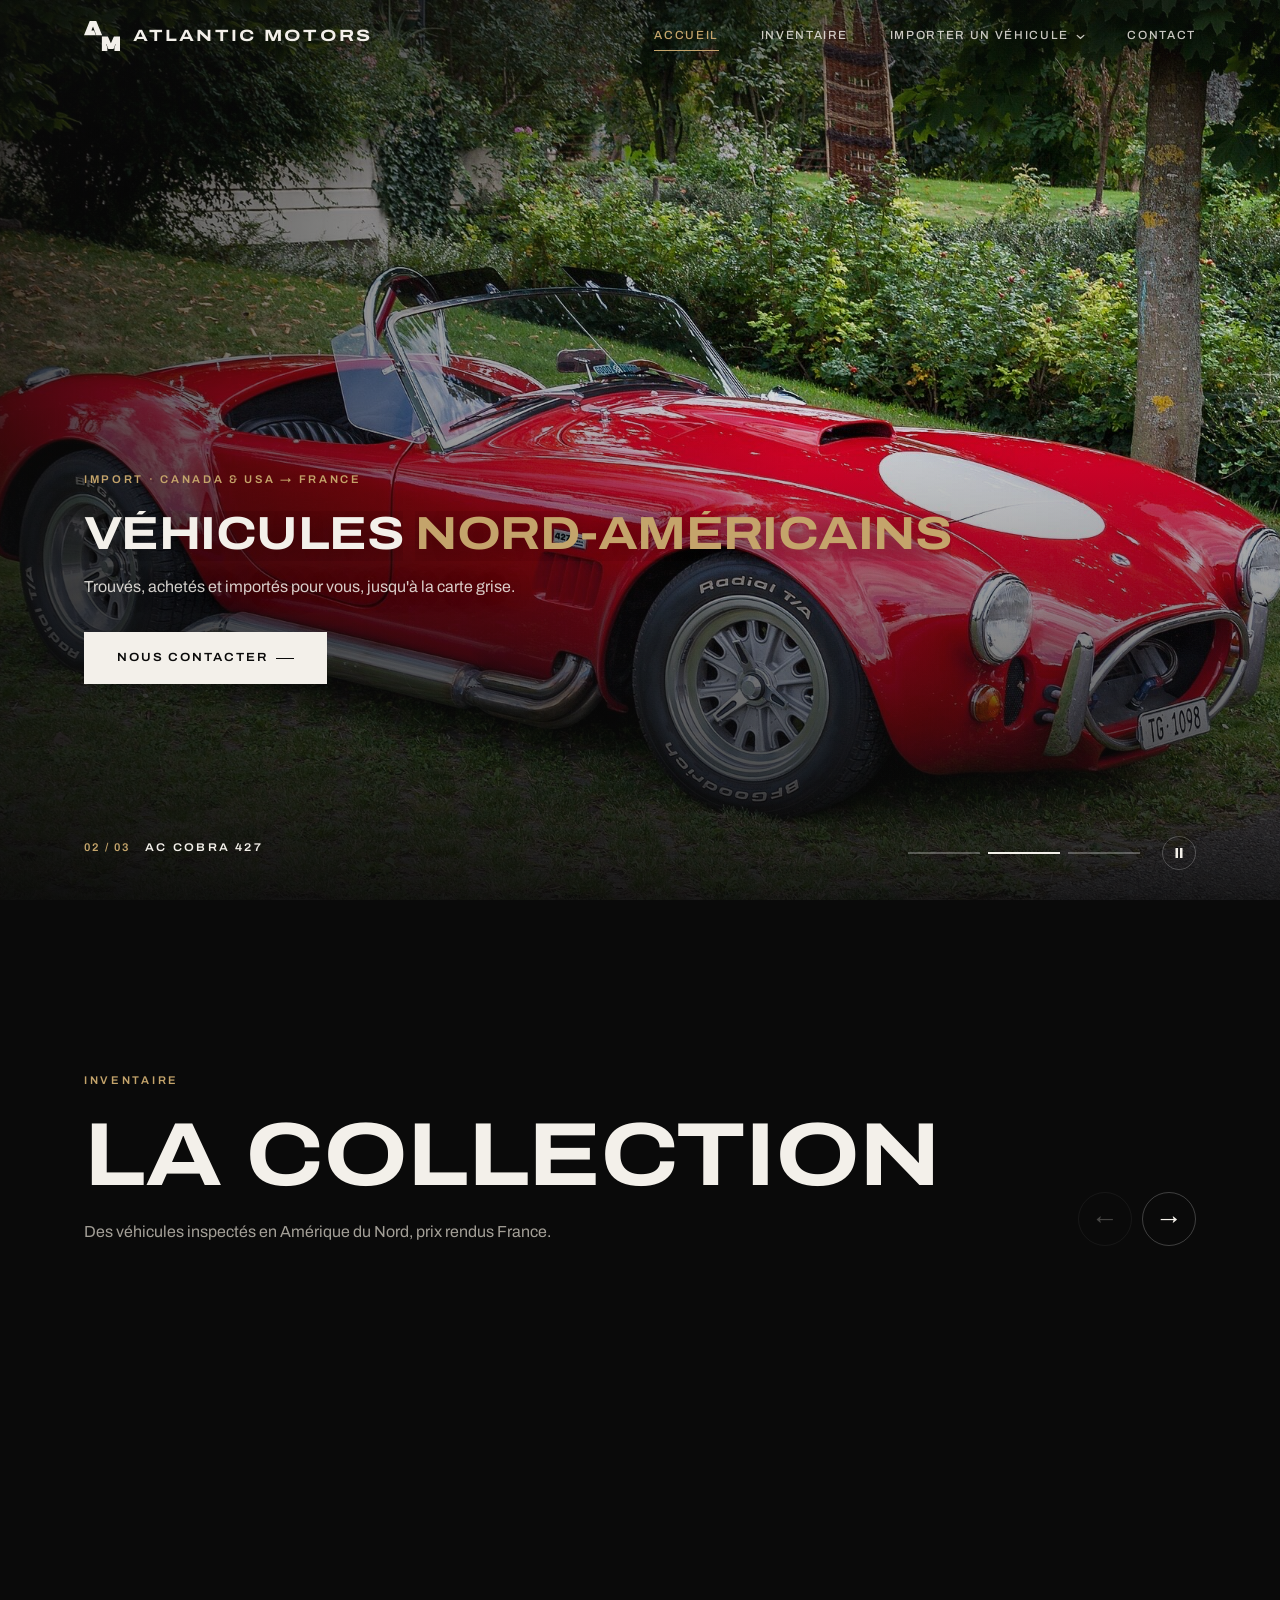
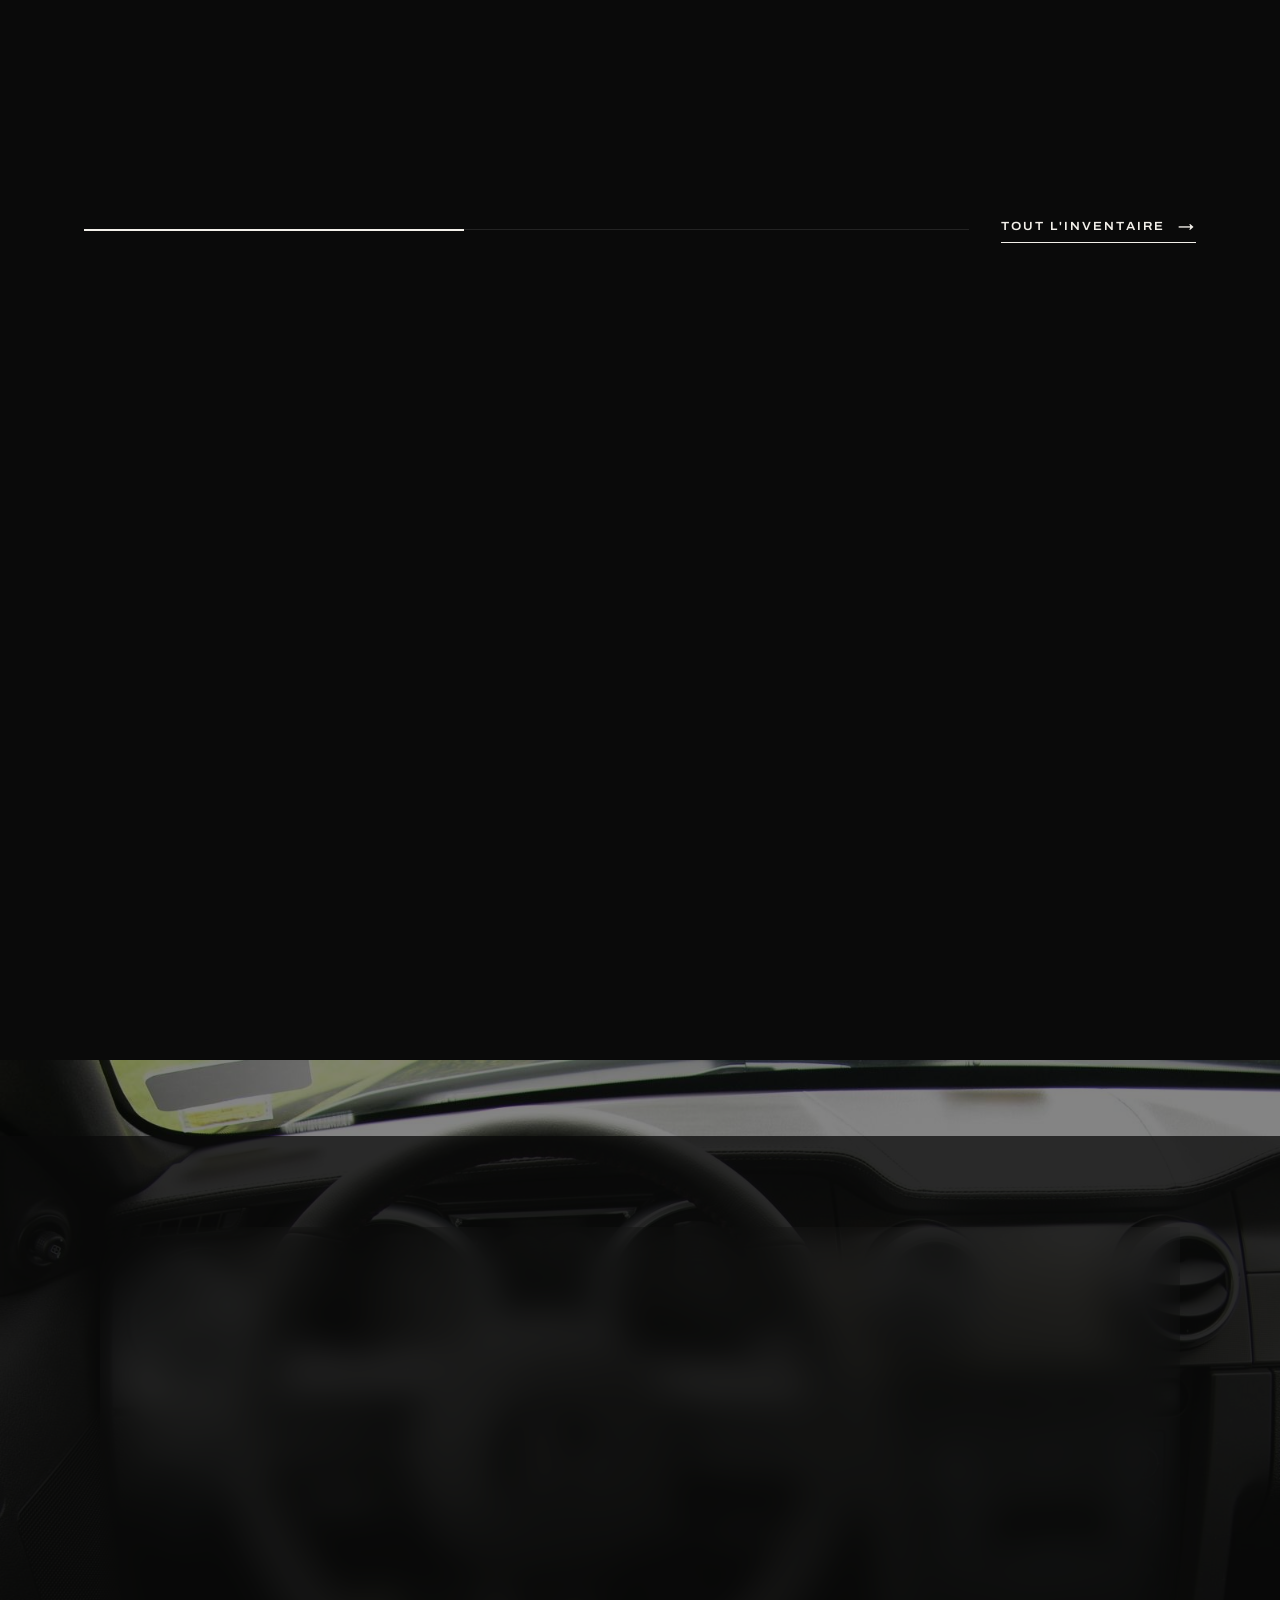
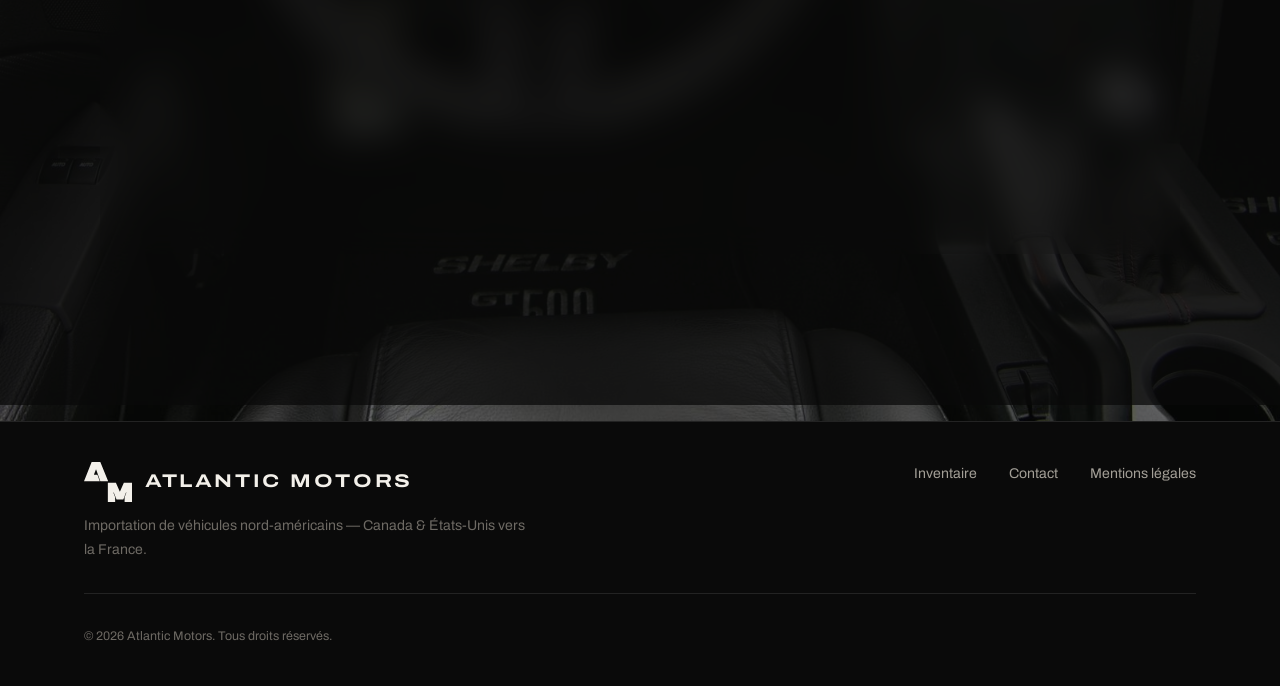
<file: index.html>
<!DOCTYPE html>
<html lang="fr">
<head>
  <meta charset="utf-8">
  <meta name="viewport" content="width=device-width, initial-scale=1, viewport-fit=cover">
  <title>Atlantic Motors — Importation de véhicules nord-américains</title>
  <meta name="description" content="Importation de véhicules du Canada et des États-Unis vers la France : recherche, achat, transport, dédouanement, homologation et carte grise.">
  <meta name="theme-color" content="#0a0a0a">
  <link rel="icon" href="assets/img/favicon.svg" type="image/svg+xml">
  <link rel="preconnect" href="https://fonts.googleapis.com">
  <link rel="preconnect" href="https://fonts.gstatic.com" crossorigin>
  <link href="https://fonts.googleapis.com/css2?family=Archivo:wdth,wght@62..125,300..800&display=swap" rel="stylesheet">
  <link rel="stylesheet" href="css/style.css">
  <!--
    DIAPORAMA DE L'ACCUEIL : trois photos qui défilent toutes les 4 secondes.
    Pour changer une photo, remplacez le fichier (même nom) ou modifiez src, alt
    et data-caption dans la liste ci-dessous. Durée : data-duration (en millisecondes).
  -->
  <link rel="preload" as="image" href="assets/img/accueil-gt40.jpg">
</head>
<body class="page-home">

  <main id="contenu">
    <section class="hero-slides" id="accueil" aria-roledescription="carrousel" aria-label="Véhicules à l'affiche" data-duration="4000">
      <ul class="slides">
        <li class="slide is-active" data-caption="Ford GT40">
          <img src="assets/img/accueil-gt40.jpg" alt="Ford GT40 blanche à bandes bleues" style="object-position: 52% 50%">
        </li>
        <li class="slide" data-caption="AC Cobra 427">
          <img src="assets/img/accueil-cobra.jpg" alt="AC Cobra 427 rouge" style="object-position: 50% 62%" fetchpriority="low">
        </li>
        <li class="slide" data-caption="Ford Bronco restomod">
          <img src="assets/img/accueil-bronco.jpg" alt="Ford Bronco de 1970 restauré, gris clair, capote souple" style="object-position: 48% 58%" fetchpriority="low">
        </li>
      </ul>
      <div class="hero-shade"></div>

      <div class="hero-content">
        <div class="container hero-anim">
          <span class="eyebrow">Import · Canada &amp; USA → France</span>
          <h1>Véhicules <em>nord-américains</em></h1>
          <p>Trouvés, achetés et importés pour vous, jusqu'à la carte grise.</p>
          <div><a class="btn btn-solid" href="#a-bord">Nous contacter</a></div>
        </div>
      </div>

      <div class="container slides-ui">
        <p class="slides-caption" aria-live="polite"><span class="slides-count">01 / 03</span><span class="slides-name">Ford GT40</span></p>
        <div class="slides-bars"></div>
        <button class="slides-pause" type="button" aria-label="Mettre le diaporama en pause">
          <svg viewBox="0 0 10 10" aria-hidden="true"><path fill="currentColor" d="M1.5 0h2.5v10H1.5zM6 0h2.5v10H6z"/></svg>
        </button>
      </div>
    </section>

    <!-- ================= LA COLLECTION (carrousel alimenté par vehicles.json) ================= -->
    <section class="showcase" aria-labelledby="collection-title">
      <div class="container showcase-head">
        <div>
          <span class="eyebrow">Inventaire</span>
          <h2 class="display" id="collection-title" data-split>La collection</h2>
          <p class="reveal">Des véhicules inspectés en Amérique du Nord, prix rendus France.</p>
        </div>
        <div class="showcase-nav">
          <button class="round-btn" type="button" id="show-prev" aria-label="Véhicules précédents">←</button>
          <button class="round-btn" type="button" id="show-next" aria-label="Véhicules suivants">→</button>
        </div>
      </div>
      <div class="showcase-track" id="showcase-track" tabindex="0" aria-label="Véhicules disponibles"></div>
      <div class="container showcase-foot">
        <div class="showcase-progress" aria-hidden="true"><span id="show-progress"></span></div>
        <a class="link-arrow" href="inventaire.html">Tout l'inventaire</a>
      </div>
    </section>

    <!-- ================= DEUX ROUTES D'IMPORT ================= -->
    <section class="routes" aria-label="Importer un véhicule">
      <a class="route reveal-img" href="import-canada.html">
        <img src="assets/img/vehicules/mustang-1967-2.jpg" alt="" loading="lazy">
        <div class="route-body">
          <span class="eyebrow">Importer</span>
          <h3>Du Canada</h3>
          <p>Halifax, Montréal, Le Havre&nbsp;: un parcours balisé, et des droits de douane réduits pour les véhicules d'origine canadienne.</p>
          <span class="link-arrow">Découvrir</span>
        </div>
      </a>
      <a class="route reveal-img" href="import-etats-unis.html" style="--delay: 150ms">
        <img src="assets/img/vehicules/corvette-1963-3.jpg" alt="" loading="lazy">
        <div class="route-body">
          <span class="eyebrow">Importer</span>
          <h3>Des États-Unis</h3>
          <p>Title, déclaration d'export, ports de la côte Est ou Ouest&nbsp;: nous gérons chaque formalité.</p>
          <span class="link-arrow">Découvrir</span>
        </div>
      </a>
    </section>

    <!-- ================= CONTACT « PRENEZ PLACE » ================= -->
    <section class="contact-ride" id="a-bord" aria-label="Nous contacter">
      <img src="assets/img/gt500-interieur.jpg" alt="" loading="lazy">
      <div class="cabin-card">
        <div class="cabin-info">
          <span class="eyebrow">Bienvenue à bord</span>
          <h2>Prenez place, <br><em>parlons de votre projet.</em></h2>
          <p>Dites-nous quel véhicule vous fait rêver&nbsp;: nous vous recontactons sous 48&nbsp;heures avec une première estimation.</p>
          <ul class="cabin-lines">
            <li><span class="lbl">Téléphone</span><a data-site="telephone" href="tel:+33600000000">+33 6 00 00 00 00</a></li>
            <li><span class="lbl">E-mail</span><a data-site="email" href="mailto:contact@exemple.fr">contact@exemple.fr</a></li>
          </ul>
          <div class="social-block cabin-social">
            <ul class="social-list" data-social></ul>
          </div>
        </div>

        <form class="cabin-form" id="cabin-form" novalidate>
          <div class="hp" aria-hidden="true"><label>Ne pas remplir <input type="text" name="_gotcha" tabindex="-1" autocomplete="off"></label></div>
          <div class="field"><label for="c-nom">Nom</label><input id="c-nom" name="nom" autocomplete="name" required></div>
          <div class="field"><label for="c-email">E-mail</label><input id="c-email" name="email" type="email" autocomplete="email" required></div>
          <div class="field"><label for="c-tel">Téléphone <span class="opt">(facultatif)</span></label><input id="c-tel" name="telephone" type="tel" autocomplete="tel"></div>
          <div class="field"><label for="c-msg">Véhicule recherché, budget, questions…</label><textarea id="c-msg" name="message" rows="3" required></textarea></div>
          <label class="consent">
            <input type="checkbox" name="consentement" required>
            <span>J'accepte que mes données servent uniquement à répondre à ma demande (<a href="mentions-legales.html">mentions légales</a>).</span>
          </label>
          <button class="btn btn-solid" type="submit">Envoyer</button>
          <p class="form-status" role="status" hidden></p>
        </form>
      </div>
    </section>
  </main>

  <script src="js/config.js"></script>
  <script src="js/main.js"></script>
  <script src="js/demandes.js"></script>
  <script src="js/accueil.js"></script>
</body>
</html>
</file>
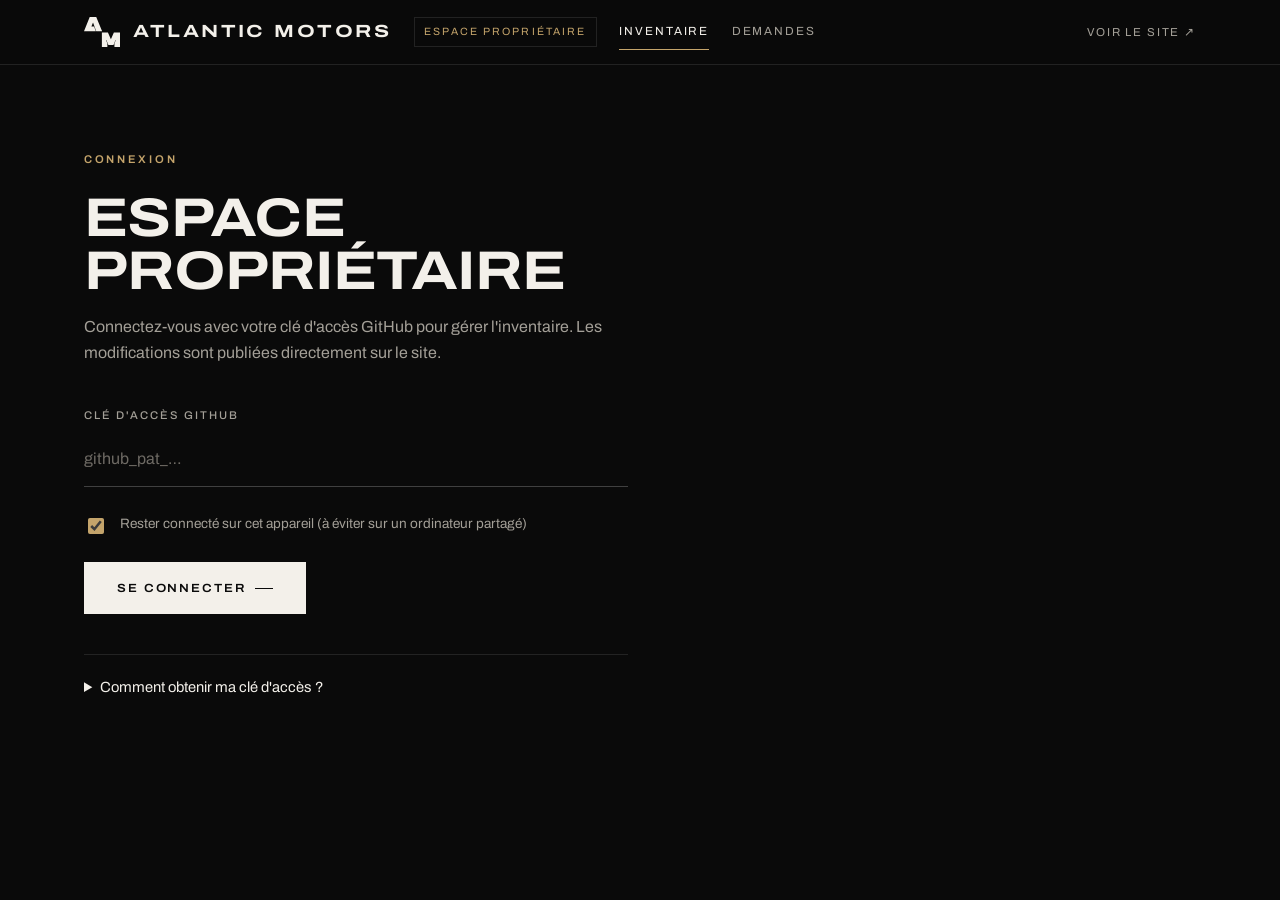
<file: admin.html>
<!DOCTYPE html>
<html lang="fr">
<head>
  <meta charset="utf-8">
  <meta name="viewport" content="width=device-width, initial-scale=1, viewport-fit=cover">
  <title>Espace propriétaire — Atlantic Motors</title>
  <meta name="robots" content="noindex, nofollow">
  <meta name="theme-color" content="#0a0a0a">
  <link rel="icon" href="assets/img/favicon.svg" type="image/svg+xml">
  <link rel="preconnect" href="https://fonts.googleapis.com">
  <link rel="preconnect" href="https://fonts.gstatic.com" crossorigin>
  <link href="https://fonts.googleapis.com/css2?family=Archivo:wdth,wght@62..125,300..800&display=swap" rel="stylesheet">
  <link rel="stylesheet" href="css/style.css">
  <link rel="stylesheet" href="css/admin.css">
</head>
<body class="admin">

  <header class="admin-header">
    <div class="admin-header-inner">
      <a class="brand" href="index.html"><span class="brand-mark" aria-hidden="true"></span><span class="brand-name" data-site="nom">Atlantic Motors</span></a>
      <span class="admin-tag">Espace propriétaire</span>
      <nav class="admin-tabs" aria-label="Rubriques">
        <a href="#inventaire" data-tab="inventaire">Inventaire</a>
        <a href="#demandes" data-tab="demandes">Demandes <span class="tab-count" id="tab-count" hidden></span></a>
      </nav>
      <div class="admin-header-actions">
        <a class="admin-link" href="inventaire.html" target="_blank" rel="noopener">Voir le site ↗</a>
        <button class="admin-link" id="logout" type="button" hidden>Se déconnecter</button>
      </div>
    </div>
  </header>

  <main class="admin-main" id="contenu">

    <!-- ================= CONNEXION ================= -->
    <section id="login-view" class="login" hidden>
      <span class="eyebrow">Connexion</span>
      <h1>Espace propriétaire</h1>
      <p class="admin-lead">Connectez-vous avec votre clé d'accès GitHub pour gérer l'inventaire. Les modifications sont publiées directement sur le site.</p>

      <form id="login-form" class="login-form" novalidate>
        <div class="field">
          <label for="token">Clé d'accès GitHub</label>
          <input id="token" name="token" type="password" autocomplete="current-password" spellcheck="false" placeholder="github_pat_…" required>
        </div>
        <label class="consent">
          <input type="checkbox" id="remember" checked>
          <span>Rester connecté sur cet appareil (à éviter sur un ordinateur partagé)</span>
        </label>
        <button class="btn btn-solid" type="submit">Se connecter</button>
        <p class="form-status error" id="login-error" role="alert" hidden></p>
      </form>

      <details class="help">
        <summary>Comment obtenir ma clé d'accès&nbsp;?</summary>
        <ol>
          <li>Connectez-vous sur <a href="https://github.com" target="_blank" rel="noopener">github.com</a>, puis ouvrez <a href="https://github.com/settings/personal-access-tokens/new" target="_blank" rel="noopener">cette page de création de clé</a> (Settings → Developer settings → Personal access tokens → Fine-grained tokens → Generate new token).</li>
          <li><strong>Token name</strong> : par exemple « Site — espace propriétaire ». <strong>Expiration</strong> : choisissez une durée (par exemple 1 an), il faudra la renouveler ensuite.</li>
          <li><strong>Resource owner</strong> : choisissez l'organisation <strong>atlantic-motors</strong>. <strong>Repository access</strong> : « Only select repositories », puis sélectionnez le dépôt <strong id="help-repo">du site</strong> uniquement.</li>
          <li><strong>Permissions → Repository permissions → Contents</strong> : choisissez « Read and write ».</li>
          <li>Cliquez sur <strong>Generate token</strong>, copiez la clé (elle commence par <code>github_pat_</code>) et collez-la ci-dessus. Conservez-la dans votre gestionnaire de mots de passe : GitHub ne l'affiche qu'une fois.</li>
        </ol>
      </details>
    </section>

    <!-- ================= LISTE ================= -->
    <section id="list-view" hidden>
      <div class="admin-toolbar">
        <div>
          <span class="eyebrow">Inventaire</span>
          <h1>Vos véhicules <span class="admin-count" id="admin-count"></span></h1>
        </div>
        <button class="btn btn-solid" id="add-vehicle" type="button">Ajouter un véhicule</button>
      </div>
      <p class="admin-hint">L'ordre ci-dessous est celui de la page Inventaire. Chaque modification est publiée immédiatement&nbsp;; le site en ligne se met à jour en une à deux minutes.</p>
      <ul class="admin-list" id="admin-list"></ul>
    </section>

    <!-- ================= ÉDITION ================= -->
    <section id="edit-view" hidden>
      <button class="admin-back" id="back-to-list" type="button">← Retour à la liste</button>
      <span class="eyebrow" id="edit-eyebrow">Nouveau véhicule</span>
      <h1 id="edit-title">Ajouter un véhicule</h1>

      <form id="vehicle-form" class="vehicle-form" novalidate>
        <fieldset>
          <legend>Informations</legend>
          <div class="form-grid">
            <div class="field"><label for="f-marque">Marque</label><input id="f-marque" name="marque" required placeholder="Chevrolet"></div>
            <div class="field"><label for="f-modele">Modèle</label><input id="f-modele" name="modele" required placeholder="C10 Pick-up"></div>
            <div class="field"><label for="f-annee">Année</label><input id="f-annee" name="annee" type="number" inputmode="numeric" min="1900" max="2100" required></div>
            <div class="field"><label for="f-km">Kilométrage (km)</label><input id="f-km" name="kilometrage" type="number" inputmode="numeric" min="0" step="1" required></div>
            <div class="field"><label for="f-prix">Prix rendu France (€) <span class="opt">— vide = « Prix sur demande »</span></label><input id="f-prix" name="prix" type="number" inputmode="numeric" min="0" step="1"></div>
            <div class="field">
              <label for="f-statut">Statut</label>
              <select id="f-statut" name="statut">
                <option value="disponible">Disponible</option>
                <option value="reserve">Réservé</option>
                <option value="vendu">Vendu</option>
              </select>
            </div>
            <div class="field field-full"><label for="f-origine">Origine</label><input id="f-origine" name="origine" placeholder="États-Unis (Texas)"></div>
            <div class="field field-full"><label for="f-description">Description</label><textarea id="f-description" name="description" rows="4" placeholder="Quelques phrases de présentation du véhicule."></textarea></div>
          </div>
        </fieldset>

        <fieldset>
          <legend>Photos</legend>
          <p class="admin-hint">La première photo sert de vignette dans l'inventaire. Les photos sont redimensionnées automatiquement avant l'envoi.</p>
          <ul class="photo-grid" id="photo-grid"></ul>
          <label class="dropzone" id="dropzone">
            <input type="file" id="photo-input" accept="image/*" multiple>
            <span>Ajouter des photos</span>
            <small>Cliquez ou glissez vos images ici (JPEG, PNG, WebP)</small>
          </label>
        </fieldset>

        <fieldset>
          <legend>Caractéristiques</legend>
          <p class="admin-hint">Les lignes laissées vides ne sont pas affichées.</p>
          <div class="specs-editor" id="specs-editor"></div>
          <button class="admin-link" type="button" id="add-spec">+ Ajouter une ligne</button>
        </fieldset>

        <div class="form-actions edit-actions">
          <button class="btn btn-solid" type="submit" id="save-btn">Publier</button>
          <button class="admin-link" type="button" id="cancel-edit">Annuler</button>
        </div>
      </form>
    </section>

    <!-- ================= DEMANDES ================= -->
    <section id="demandes-view" hidden>

      <div id="sb-login" class="login" hidden>
        <span class="eyebrow">Dossier des demandes</span>
        <h1>Connexion</h1>
        <p class="admin-lead">Identifiez-vous avec le compte propriétaire créé dans Supabase pour consulter les demandes de vos visiteurs.</p>
        <form id="sb-login-form" class="login-form" novalidate>
          <div class="field"><label for="sb-email">E-mail</label><input id="sb-email" type="email" autocomplete="username" required></div>
          <div class="field"><label for="sb-password">Mot de passe</label><input id="sb-password" type="password" autocomplete="current-password" required></div>
          <label class="consent"><input type="checkbox" id="sb-remember" checked><span>Rester connecté sur cet appareil</span></label>
          <button class="btn btn-solid" type="submit">Se connecter</button>
          <p class="form-status error" id="sb-error" role="alert" hidden></p>
        </form>
      </div>

      <div id="sb-missing" class="login" hidden>
        <span class="eyebrow">Dossier des demandes</span>
        <h1>À configurer</h1>
        <p class="admin-lead">Le dossier des demandes n'est pas encore relié. Suivez la rubrique « Dossier des demandes » du README, puis renseignez l'adresse et la clé publique Supabase dans <code>js/config.js</code>.</p>
      </div>

      <div id="sb-list" hidden>
        <div class="admin-toolbar">
          <div>
            <span class="eyebrow">Dossier</span>
            <h1>Demandes <span class="admin-count" id="req-count"></span></h1>
          </div>
          <button class="btn" id="req-refresh" type="button">Actualiser</button>
        </div>
        <div class="filters req-filters" id="req-filters" role="group" aria-label="Filtrer les demandes">
          <button type="button" data-filter="nouvelle" aria-pressed="true">Nouvelles</button>
          <button type="button" data-filter="en_cours" aria-pressed="false">En cours</button>
          <button type="button" data-filter="traitee" aria-pressed="false">Traitées</button>
          <button type="button" data-filter="archivee" aria-pressed="false">Archivées</button>
          <button type="button" data-filter="toutes" aria-pressed="false">Toutes</button>
        </div>
        <ul class="req-list" id="req-list"></ul>
      </div>
    </section>

    <div class="admin-loading" id="loading" hidden><span></span>Chargement…</div>
  </main>

  <div class="toast" id="toast" role="status" aria-live="polite" hidden></div>

  <script src="js/config.js"></script>
  <script src="js/admin.js"></script>
  <script src="js/admin-demandes.js"></script>
</body>
</html>
</file>
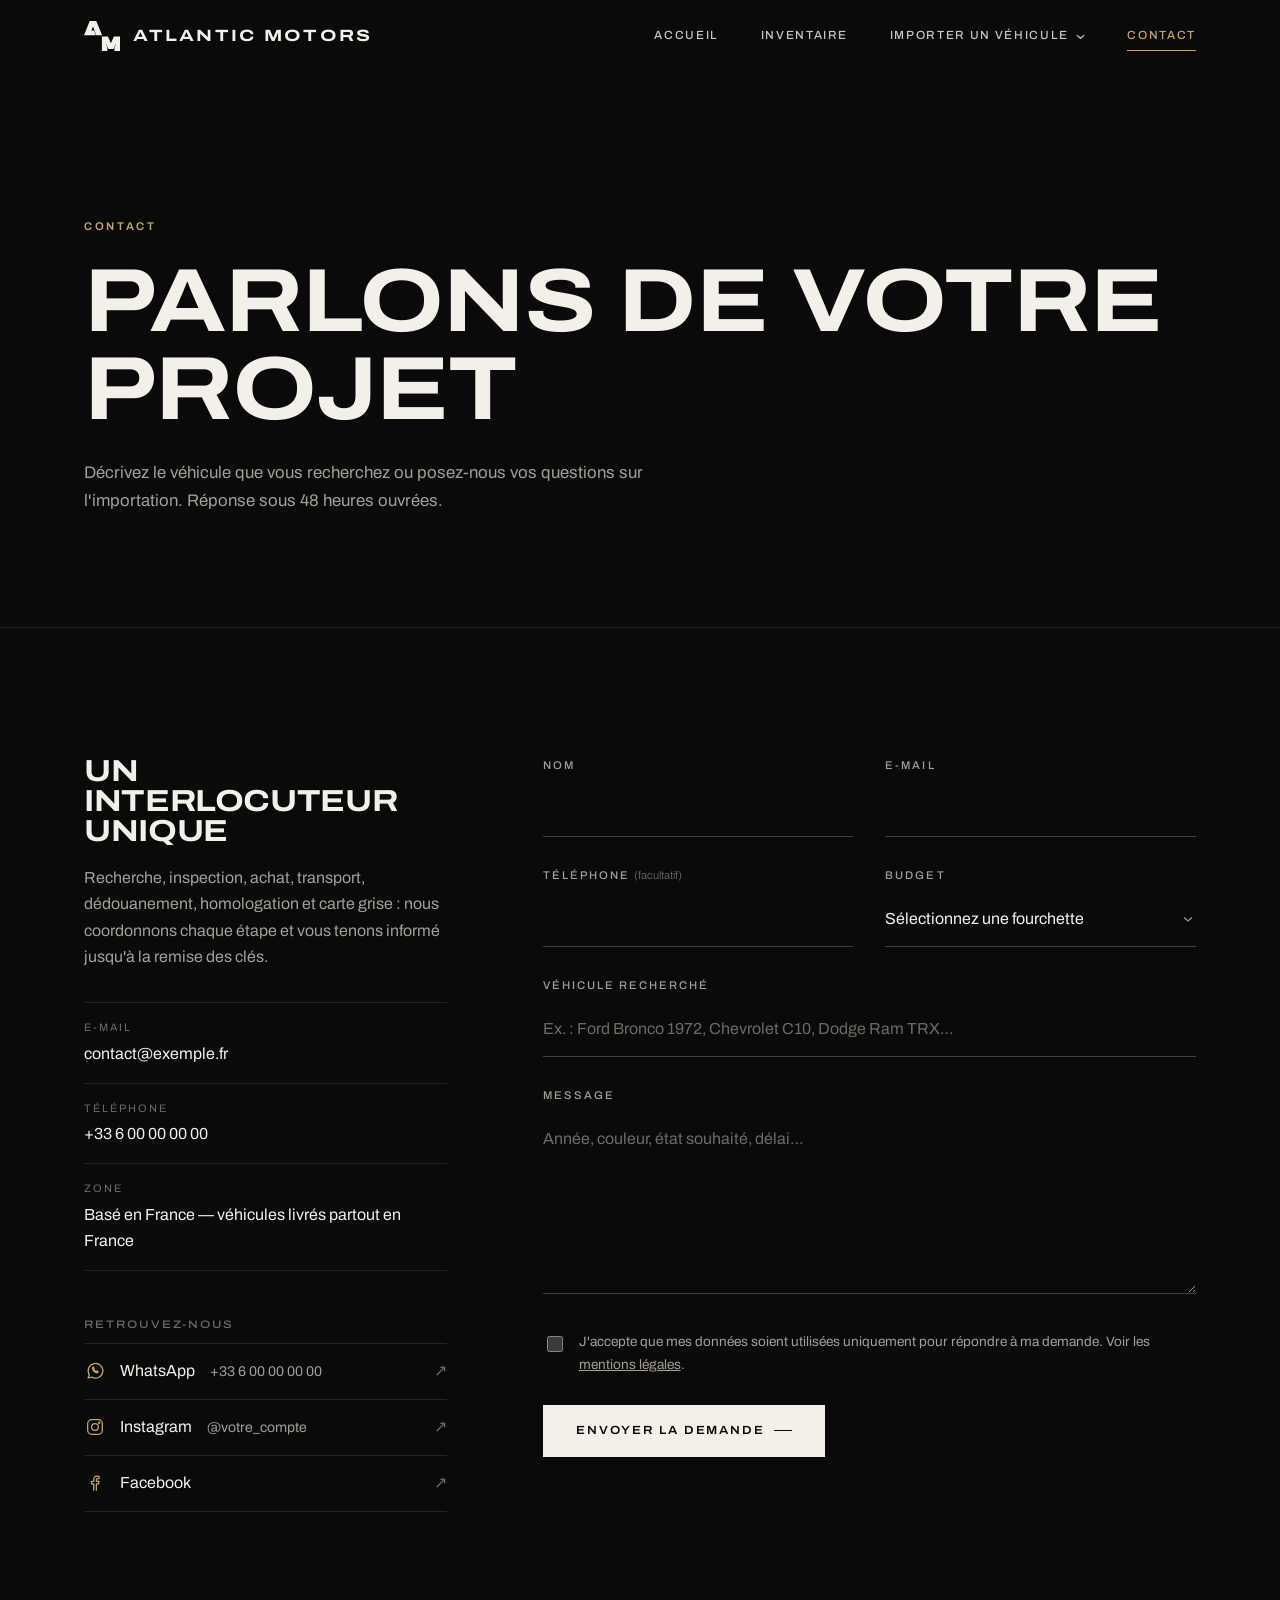
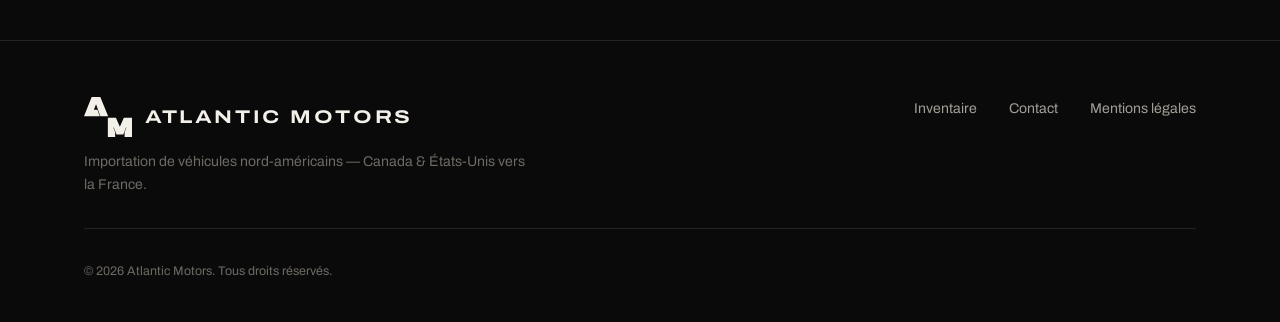
<file: contact.html>
<!DOCTYPE html>
<html lang="fr">
<head>
  <meta charset="utf-8">
  <meta name="viewport" content="width=device-width, initial-scale=1, viewport-fit=cover">
  <title>Contact — Atlantic Motors</title>
  <meta name="description" content="Demande de renseignements pour l'achat ou l'importation d'un véhicule du Canada ou des États-Unis.">
  <meta name="theme-color" content="#0a0a0a">
  <link rel="icon" href="assets/img/favicon.svg" type="image/svg+xml">
  <link rel="preconnect" href="https://fonts.googleapis.com">
  <link rel="preconnect" href="https://fonts.gstatic.com" crossorigin>
  <link href="https://fonts.googleapis.com/css2?family=Archivo:wdth,wght@62..125,300..800&display=swap" rel="stylesheet">
  <link rel="stylesheet" href="css/style.css">
</head>
<body>

  <main id="contenu">
    <header class="page-hero">
      <div class="container hero-anim">
        <span class="eyebrow">Contact</span>
        <h1>Parlons de votre projet</h1>
        <p class="lead">Décrivez le véhicule que vous recherchez ou posez-nous vos questions sur l'importation. Réponse sous 48 heures ouvrées.</p>
      </div>
    </header>

    <section class="section">
      <div class="container contact-grid">

        <aside class="contact-aside reveal">
          <h2>Un interlocuteur unique</h2>
          <p>Recherche, inspection, achat, transport, dédouanement, homologation et carte grise : nous coordonnons chaque étape et vous tenons informé jusqu'à la remise des clés.</p>
          <ul class="contact-lines">
            <li><span class="lbl">E-mail</span><a data-site="email" href="mailto:contact@exemple.fr">contact@exemple.fr</a></li>
            <li><span class="lbl">Téléphone</span><a data-site="telephone" href="tel:+33600000000">+33 6 00 00 00 00</a></li>
            <li><span class="lbl">Zone</span><span data-site="zone">Basé en France</span></li>
          </ul>

          <!-- Réseaux sociaux et WhatsApp : les liens se règlent dans js/config.js -->
          <div class="social-block">
            <h3 class="social-title">Retrouvez-nous</h3>
            <ul class="social-list" data-social></ul>
          </div>
        </aside>

        <div class="reveal" style="--delay: 120ms">
          <p class="vehicle-notice" id="vehicle-notice" hidden>Demande concernant : <strong></strong></p>

          <!--
            ENVOI DU FORMULAIRE : les demandes arrivent dans votre dossier « Demandes »
            (Supabase) et, si configuré, par e-mail via Formspree. Réglages : js/config.js.
          -->
          <form id="contact-form" method="POST" novalidate>
            <input type="hidden" name="_subject" value="Nouvelle demande depuis le site">
            <input type="hidden" name="reference" id="reference" value="">
            <!-- Champ piège anti-spam : ne pas supprimer -->
            <div class="hp" aria-hidden="true"><label>Ne pas remplir <input type="text" name="_gotcha" tabindex="-1" autocomplete="off"></label></div>

            <div class="form-grid">
              <div class="field">
                <label for="nom">Nom</label>
                <input id="nom" name="nom" type="text" autocomplete="name" required>
              </div>
              <div class="field">
                <label for="email">E-mail</label>
                <input id="email" name="email" type="email" autocomplete="email" required>
              </div>
              <div class="field">
                <label for="telephone">Téléphone <span class="opt">(facultatif)</span></label>
                <input id="telephone" name="telephone" type="tel" autocomplete="tel">
              </div>
              <div class="field">
                <label for="budget">Budget</label>
                <select id="budget" name="budget">
                  <option value="">Sélectionnez une fourchette</option>
                  <option>Moins de 25 000 €</option>
                  <option>25 000 € – 50 000 €</option>
                  <option>50 000 € – 80 000 €</option>
                  <option>80 000 € – 120 000 €</option>
                  <option>Plus de 120 000 €</option>
                </select>
              </div>
              <div class="field field-full">
                <label for="vehicule">Véhicule recherché</label>
                <input id="vehicule" name="vehicule" type="text" placeholder="Ex. : Ford Bronco 1972, Chevrolet C10, Dodge Ram TRX…">
              </div>
              <div class="field field-full">
                <label for="message">Message</label>
                <textarea id="message" name="message" rows="6" required placeholder="Année, couleur, état souhaité, délai…"></textarea>
              </div>
              <div class="field-full">
                <label class="consent">
                  <input type="checkbox" name="consentement" value="oui" required>
                  <span>J'accepte que mes données soient utilisées uniquement pour répondre à ma demande. Voir les <a href="mentions-legales.html" style="text-decoration: underline;">mentions légales</a>.</span>
                </label>
              </div>
              <div class="field-full form-actions">
                <button class="btn btn-solid" type="submit">Envoyer la demande</button>
                <p class="form-status" id="form-status" role="status" hidden></p>
              </div>
            </div>
          </form>
        </div>

      </div>
    </section>
  </main>

  <script src="js/config.js"></script>
  <script src="js/main.js"></script>
  <script src="js/demandes.js"></script>
  <script src="js/contact.js"></script>
</body>
</html>
</file>
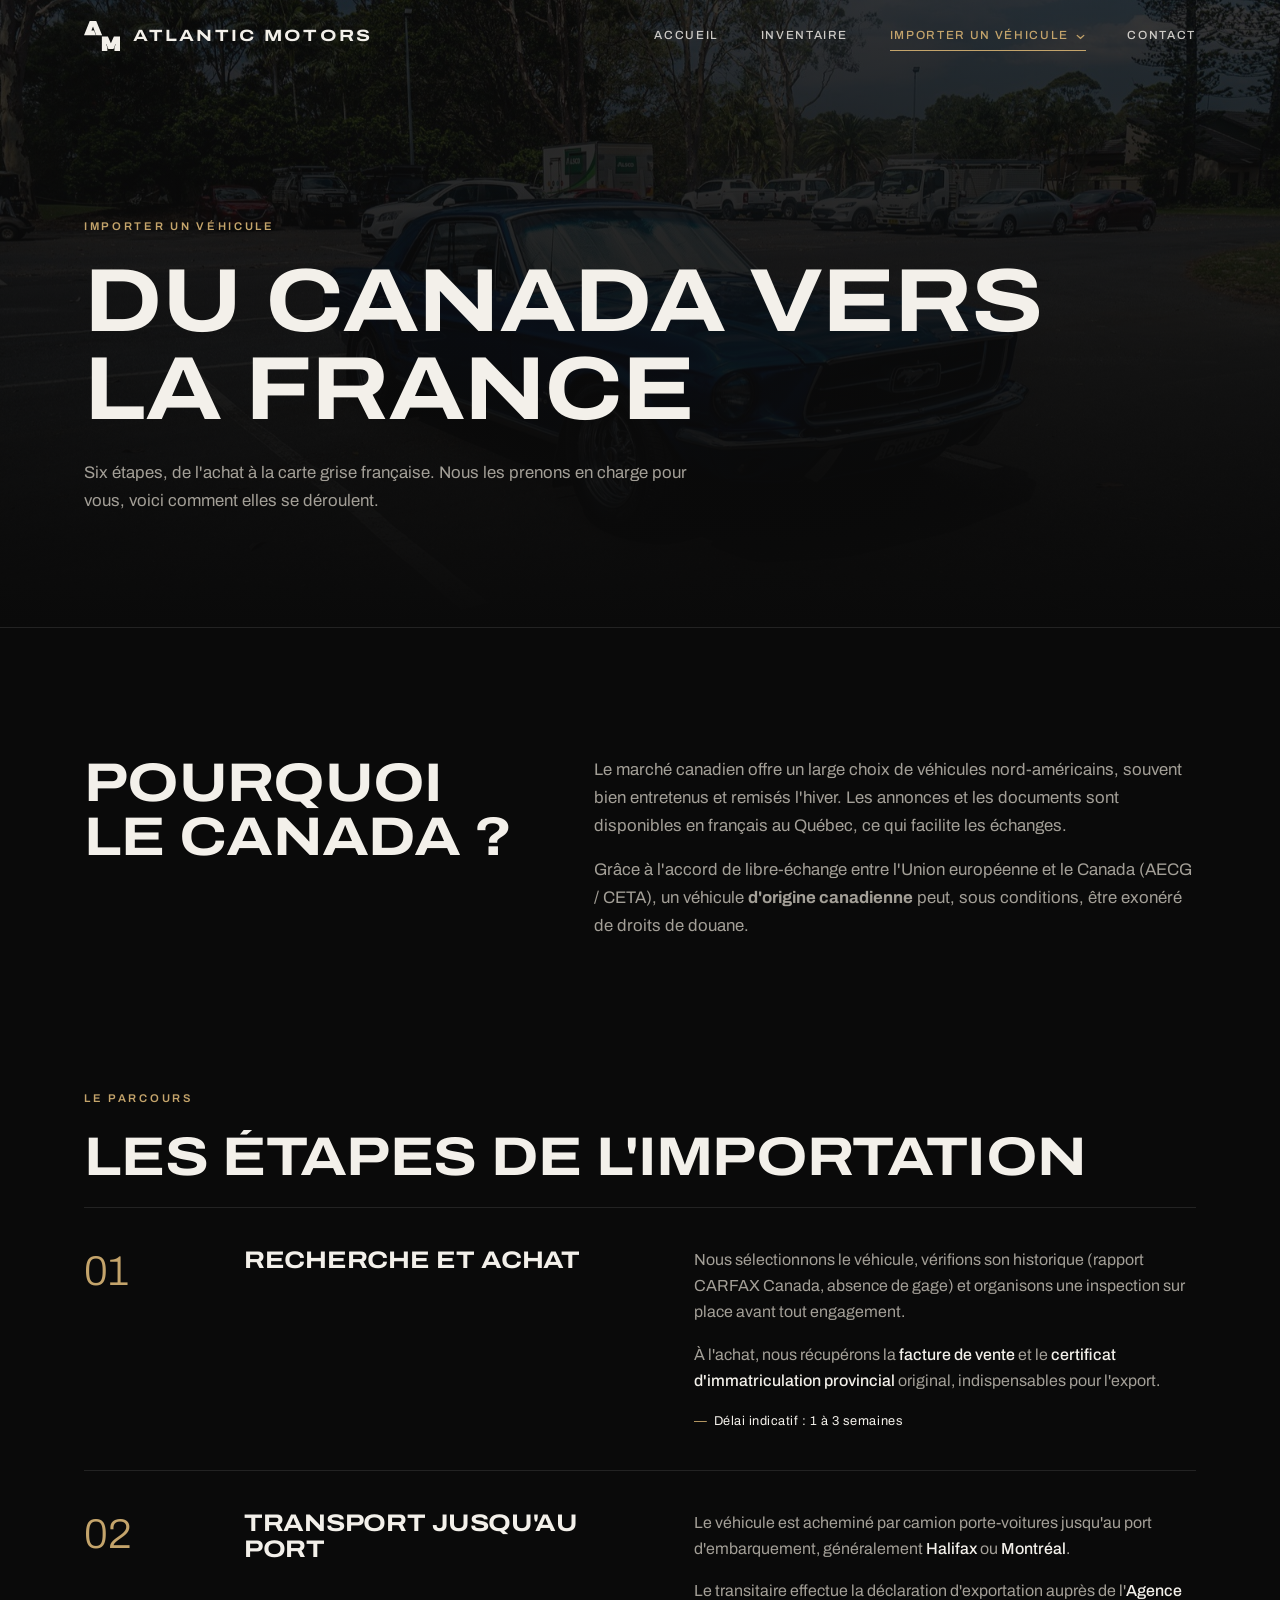
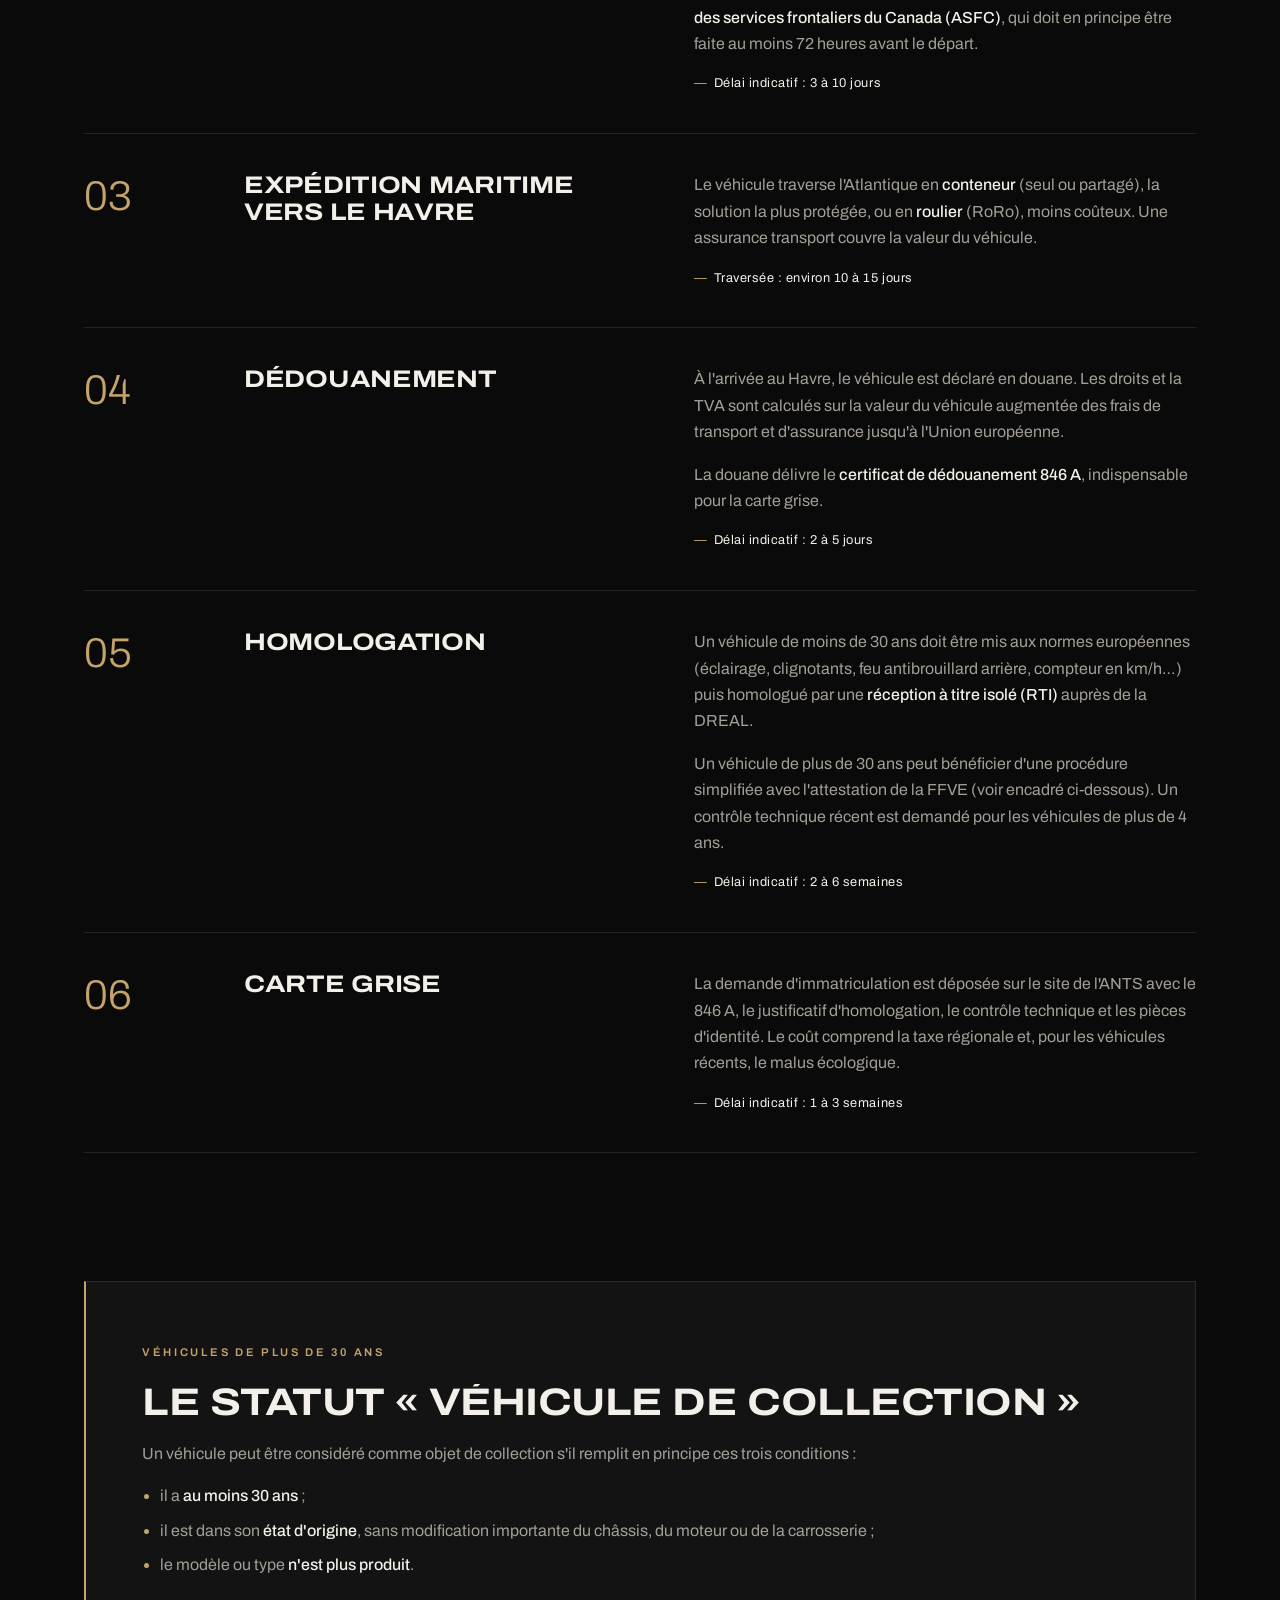
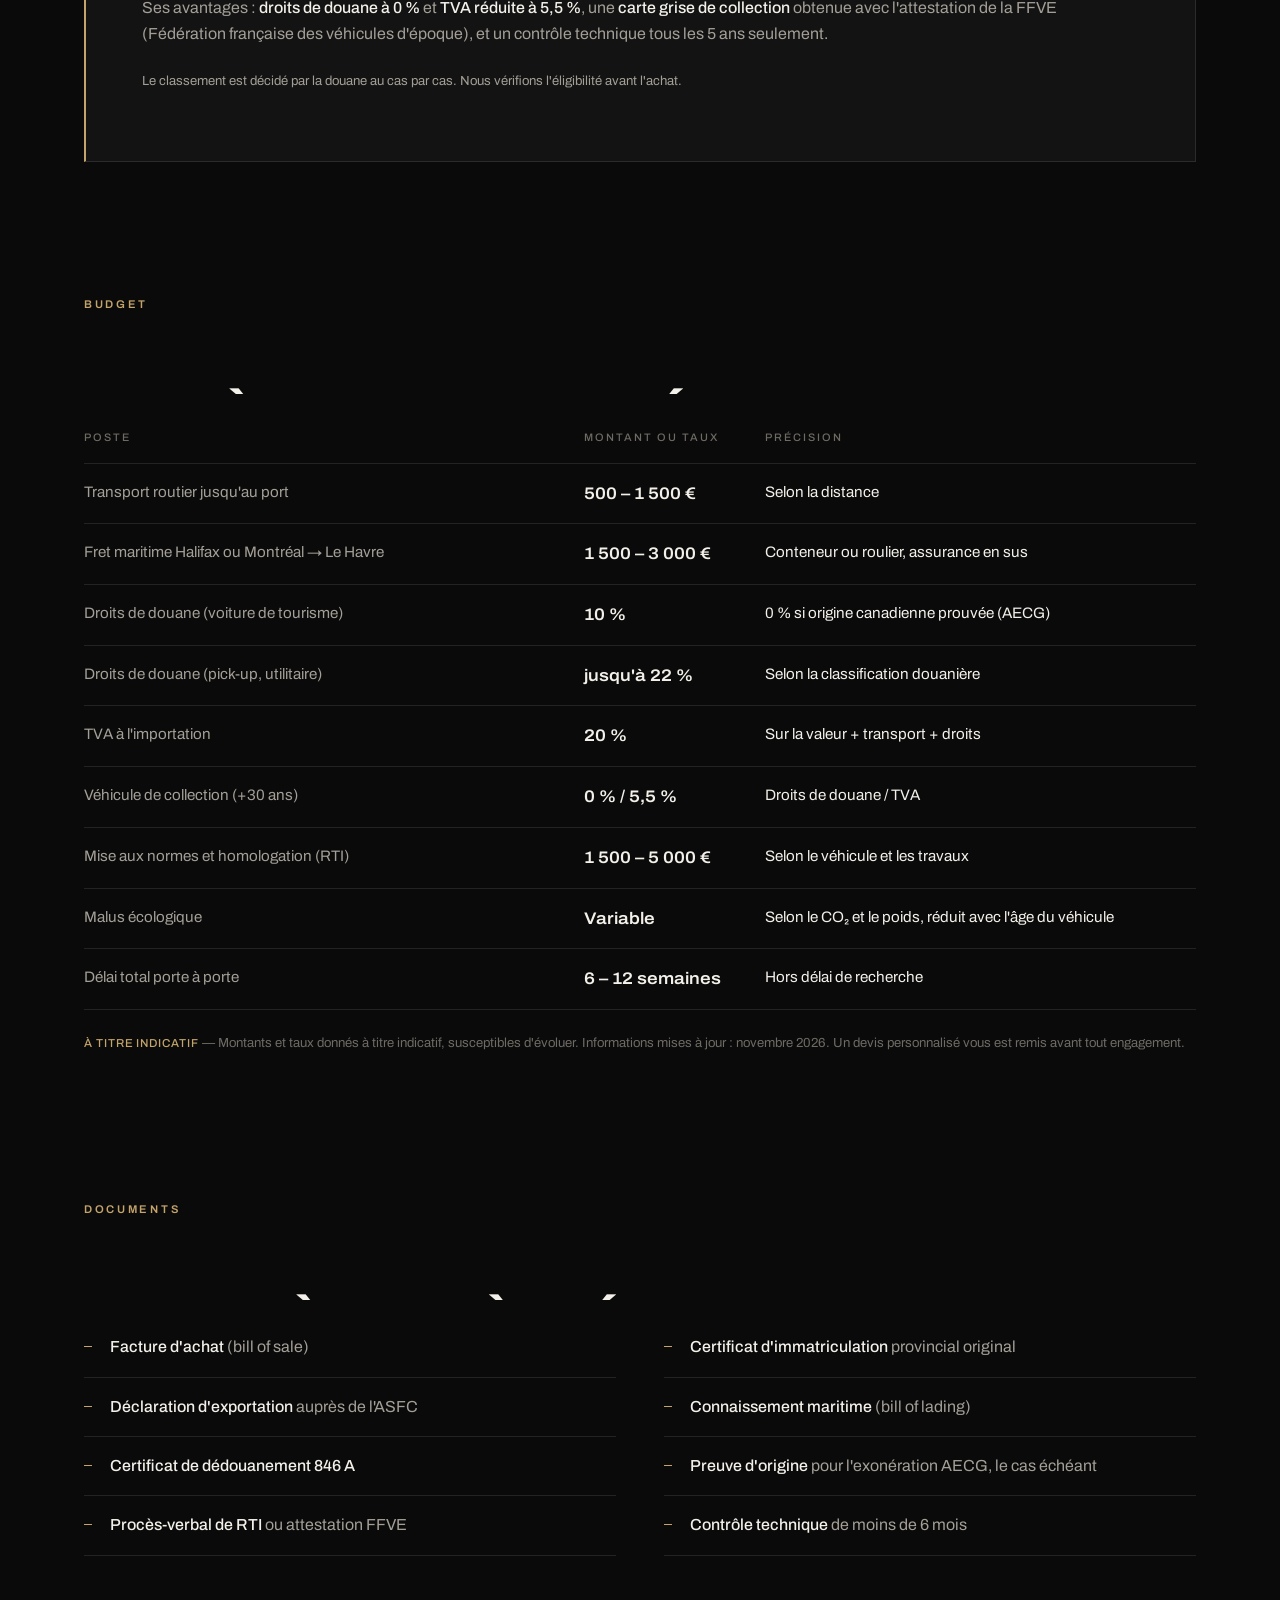
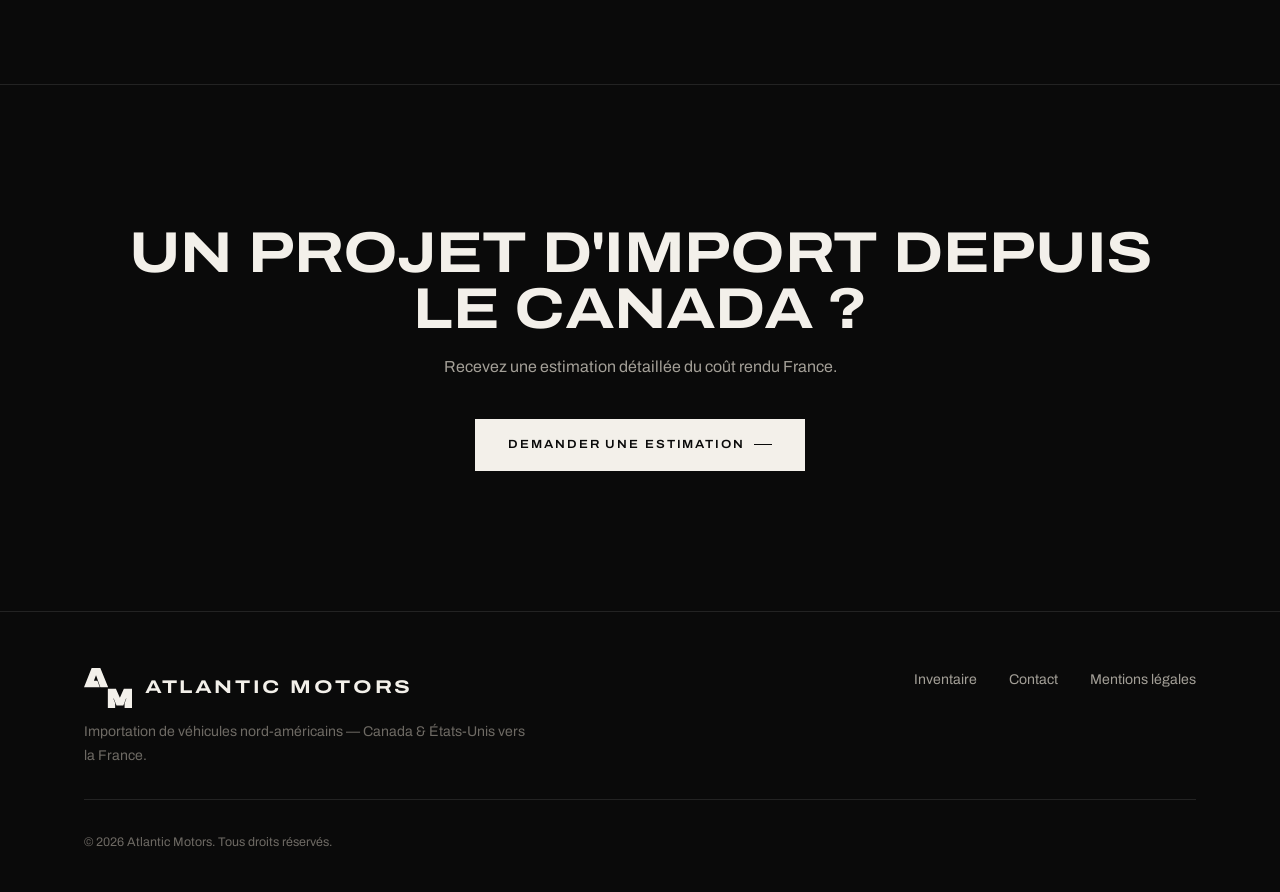
<file: import-canada.html>
<!DOCTYPE html>
<html lang="fr">
<head>
  <meta charset="utf-8">
  <meta name="viewport" content="width=device-width, initial-scale=1, viewport-fit=cover">
  <title>Importer un véhicule du Canada vers la France — Atlantic Motors</title>
  <meta name="description" content="Les étapes pour importer un véhicule du Canada en France : achat, transport, expédition vers Le Havre, dédouanement, homologation et carte grise.">
  <meta name="theme-color" content="#0a0a0a">
  <link rel="icon" href="assets/img/favicon.svg" type="image/svg+xml">
  <link rel="preconnect" href="https://fonts.googleapis.com">
  <link rel="preconnect" href="https://fonts.gstatic.com" crossorigin>
  <link href="https://fonts.googleapis.com/css2?family=Archivo:wdth,wght@62..125,300..800&display=swap" rel="stylesheet">
  <link rel="stylesheet" href="css/style.css">
</head>
<body>

  <main id="contenu">
    <header class="page-hero has-image">
      <!-- Photo d'en-tête : modifiez le chemin ci-dessous pour la remplacer -->
      <div class="page-hero-media" style="background-image: url('assets/img/vehicules/mustang-1967-1.jpg');"></div>
      <div class="container hero-anim">
        <span class="eyebrow">Importer un véhicule</span>
        <h1>Du Canada vers la France</h1>
        <p class="lead">Six étapes, de l'achat à la carte grise française. Nous les prenons en charge pour vous, voici comment elles se déroulent.</p>
      </div>
    </header>

    <section class="section">
      <div class="container intro-grid reveal">
        <h2 class="section-title">Pourquoi le Canada&nbsp;?</h2>
        <div>
          <p>Le marché canadien offre un large choix de véhicules nord-américains, souvent bien entretenus et remisés l'hiver. Les annonces et les documents sont disponibles en français au Québec, ce qui facilite les échanges.</p>
          <p>Grâce à l'accord de libre-échange entre l'Union européenne et le Canada (AECG / CETA), un véhicule <strong>d'origine canadienne</strong> peut, sous conditions, être exonéré de droits de douane.</p>
        </div>
      </div>
    </section>

    <!-- ============ ÉTAPES ============ -->
    <section class="section">
      <div class="container">
        <span class="eyebrow reveal">Le parcours</span>
        <h2 class="section-title reveal">Les étapes de l'importation</h2>

        <ol class="steps">
          <li class="step reveal">
            <h3>Recherche et achat</h3>
            <div class="step-body">
              <p>Nous sélectionnons le véhicule, vérifions son historique (rapport CARFAX Canada, absence de gage) et organisons une inspection sur place avant tout engagement.</p>
              <p>À l'achat, nous récupérons la <strong>facture de vente</strong> et le <strong>certificat d'immatriculation provincial</strong> original, indispensables pour l'export.</p>
              <div class="step-meta"><span>Délai indicatif : 1 à 3 semaines</span></div>
            </div>
          </li>

          <li class="step reveal">
            <h3>Transport jusqu'au port</h3>
            <div class="step-body">
              <p>Le véhicule est acheminé par camion porte-voitures jusqu'au port d'embarquement, généralement <strong>Halifax</strong> ou <strong>Montréal</strong>.</p>
              <p>Le transitaire effectue la déclaration d'exportation auprès de l'<strong>Agence des services frontaliers du Canada (ASFC)</strong>, qui doit en principe être faite au moins 72 heures avant le départ.</p>
              <div class="step-meta"><span>Délai indicatif : 3 à 10 jours</span></div>
            </div>
          </li>

          <li class="step reveal">
            <h3>Expédition maritime vers Le Havre</h3>
            <div class="step-body">
              <p>Le véhicule traverse l'Atlantique en <strong>conteneur</strong> (seul ou partagé), la solution la plus protégée, ou en <strong>roulier</strong> (RoRo), moins coûteux. Une assurance transport couvre la valeur du véhicule.</p>
              <div class="step-meta"><span>Traversée : environ 10 à 15 jours</span></div>
            </div>
          </li>

          <li class="step reveal">
            <h3>Dédouanement</h3>
            <div class="step-body">
              <p>À l'arrivée au Havre, le véhicule est déclaré en douane. Les droits et la TVA sont calculés sur la valeur du véhicule augmentée des frais de transport et d'assurance jusqu'à l'Union européenne.</p>
              <p>La douane délivre le <strong>certificat de dédouanement 846 A</strong>, indispensable pour la carte grise.</p>
              <div class="step-meta"><span>Délai indicatif : 2 à 5 jours</span></div>
            </div>
          </li>

          <li class="step reveal">
            <h3>Homologation</h3>
            <div class="step-body">
              <p>Un véhicule de moins de 30 ans doit être mis aux normes européennes (éclairage, clignotants, feu antibrouillard arrière, compteur en km/h…) puis homologué par une <strong>réception à titre isolé (RTI)</strong> auprès de la DREAL.</p>
              <p>Un véhicule de plus de 30 ans peut bénéficier d'une procédure simplifiée avec l'attestation de la FFVE (voir encadré ci-dessous). Un contrôle technique récent est demandé pour les véhicules de plus de 4 ans.</p>
              <div class="step-meta"><span>Délai indicatif : 2 à 6 semaines</span></div>
            </div>
          </li>

          <li class="step reveal">
            <h3>Carte grise</h3>
            <div class="step-body">
              <p>La demande d'immatriculation est déposée sur le site de l'ANTS avec le 846 A, le justificatif d'homologation, le contrôle technique et les pièces d'identité. Le coût comprend la taxe régionale et, pour les véhicules récents, le malus écologique.</p>
              <div class="step-meta"><span>Délai indicatif : 1 à 3 semaines</span></div>
            </div>
          </li>
        </ol>
      </div>
    </section>

    <!-- ============ ENCADRÉ COLLECTION ============ -->
    <section class="section">
      <div class="container">
        <aside class="callout reveal">
          <span class="eyebrow">Véhicules de plus de 30 ans</span>
          <h2>Le statut « véhicule de collection »</h2>
          <p>Un véhicule peut être considéré comme objet de collection s'il remplit en principe ces trois conditions&nbsp;:</p>
          <ul>
            <li>il a <strong>au moins 30 ans</strong>&nbsp;;</li>
            <li>il est dans son <strong>état d'origine</strong>, sans modification importante du châssis, du moteur ou de la carrosserie&nbsp;;</li>
            <li>le modèle ou type <strong>n'est plus produit</strong>.</li>
          </ul>
          <p>Ses avantages&nbsp;: <strong>droits de douane à 0 %</strong> et <strong>TVA réduite à 5,5 %</strong>, une <strong>carte grise de collection</strong> obtenue avec l'attestation de la FFVE (Fédération française des véhicules d'époque), et un contrôle technique tous les 5 ans seulement.</p>
          <p class="disclaimer">Le classement est décidé par la douane au cas par cas. Nous vérifions l'éligibilité avant l'achat.</p>
        </aside>
      </div>
    </section>

    <!-- ============ REPÈRES CHIFFRÉS ============
         Modifiez librement les montants et taux ci-dessous.
         Pensez aussi à mettre à jour la date de mise à jour. -->
    <section class="section">
      <div class="container">
        <span class="eyebrow reveal">Budget</span>
        <h2 class="section-title reveal">Repères chiffrés</h2>
        <div class="figures-wrap reveal">
          <table class="figures">
            <thead>
              <tr><th scope="col">Poste</th><th scope="col">Montant ou taux</th><th scope="col">Précision</th></tr>
            </thead>
            <tbody>
              <tr><td>Transport routier jusqu'au port</td><td class="value">500 – 1 500 €</td><td>Selon la distance</td></tr>
              <tr><td>Fret maritime Halifax ou Montréal → Le Havre</td><td class="value">1 500 – 3 000 €</td><td>Conteneur ou roulier, assurance en sus</td></tr>
              <tr><td>Droits de douane (voiture de tourisme)</td><td class="value">10 %</td><td>0 % si origine canadienne prouvée (AECG)</td></tr>
              <tr><td>Droits de douane (pick-up, utilitaire)</td><td class="value">jusqu'à 22 %</td><td>Selon la classification douanière</td></tr>
              <tr><td>TVA à l'importation</td><td class="value">20 %</td><td>Sur la valeur + transport + droits</td></tr>
              <tr><td>Véhicule de collection (+30 ans)</td><td class="value">0 % / 5,5 %</td><td>Droits de douane / TVA</td></tr>
              <tr><td>Mise aux normes et homologation (RTI)</td><td class="value">1 500 – 5 000 €</td><td>Selon le véhicule et les travaux</td></tr>
              <tr><td>Malus écologique</td><td class="value">Variable</td><td>Selon le CO₂ et le poids, réduit avec l'âge du véhicule</td></tr>
              <tr><td>Délai total porte à porte</td><td class="value">6 – 12 semaines</td><td>Hors délai de recherche</td></tr>
            </tbody>
          </table>
        </div>
        <p class="disclaimer reveal"><strong>À titre indicatif</strong> — Montants et taux donnés à titre indicatif, susceptibles d'évoluer. Informations mises à jour : novembre 2026. Un devis personnalisé vous est remis avant tout engagement.</p>
      </div>
    </section>

    <section class="section">
      <div class="container">
        <span class="eyebrow reveal">Documents</span>
        <h2 class="section-title reveal">Les pièces à réunir</h2>
        <ul class="docs-list reveal">
          <li><strong>Facture d'achat</strong> (bill of sale)</li>
          <li><strong>Certificat d'immatriculation</strong> provincial original</li>
          <li><strong>Déclaration d'exportation</strong> auprès de l'ASFC</li>
          <li><strong>Connaissement maritime</strong> (bill of lading)</li>
          <li><strong>Certificat de dédouanement 846 A</strong></li>
          <li><strong>Preuve d'origine</strong> pour l'exonération AECG, le cas échéant</li>
          <li><strong>Procès-verbal de RTI</strong> ou attestation FFVE</li>
          <li><strong>Contrôle technique</strong> de moins de 6 mois</li>
        </ul>
      </div>
    </section>

    <section class="cta-band">
      <div class="container reveal">
        <h2>Un projet d'import depuis le Canada&nbsp;?</h2>
        <p>Recevez une estimation détaillée du coût rendu France.</p>
        <a class="btn btn-solid" href="contact.html">Demander une estimation</a>
      </div>
    </section>
  </main>

  <script src="js/config.js"></script>
  <script src="js/main.js"></script>
</body>
</html>
</file>
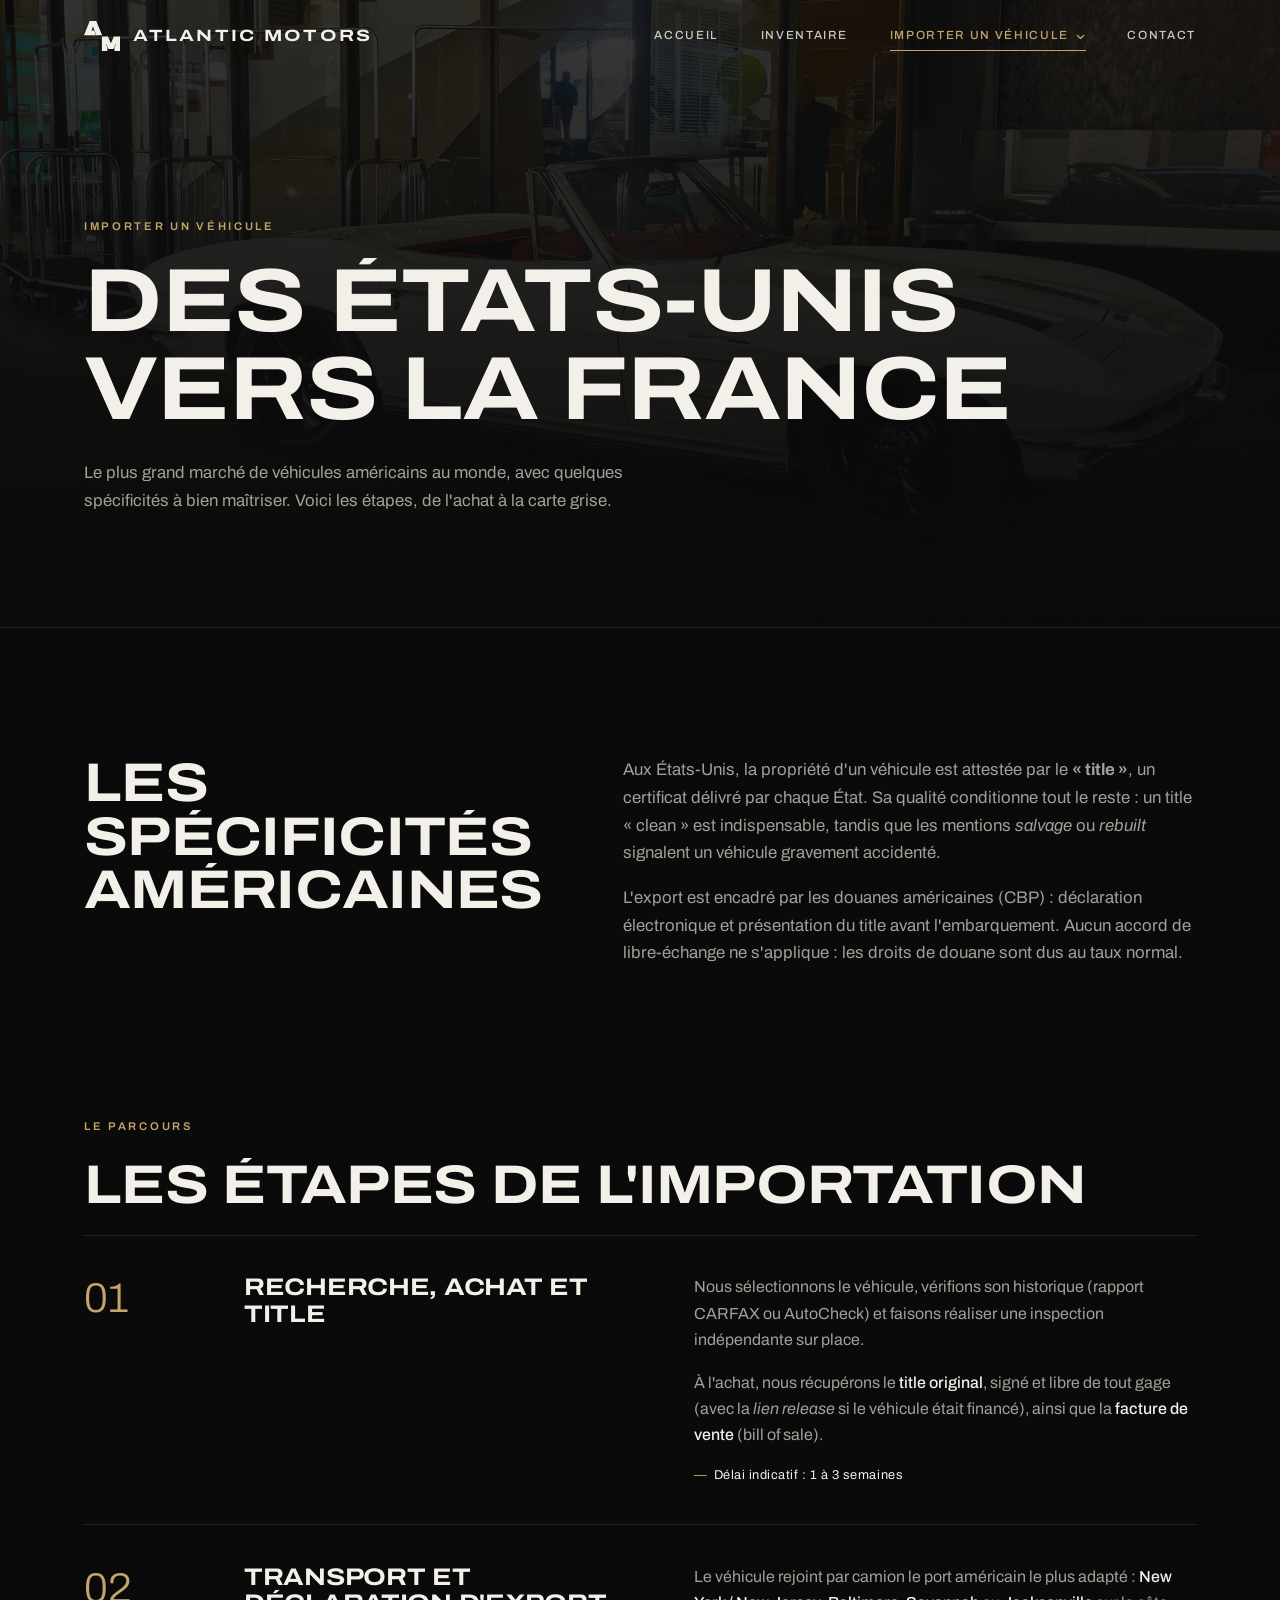
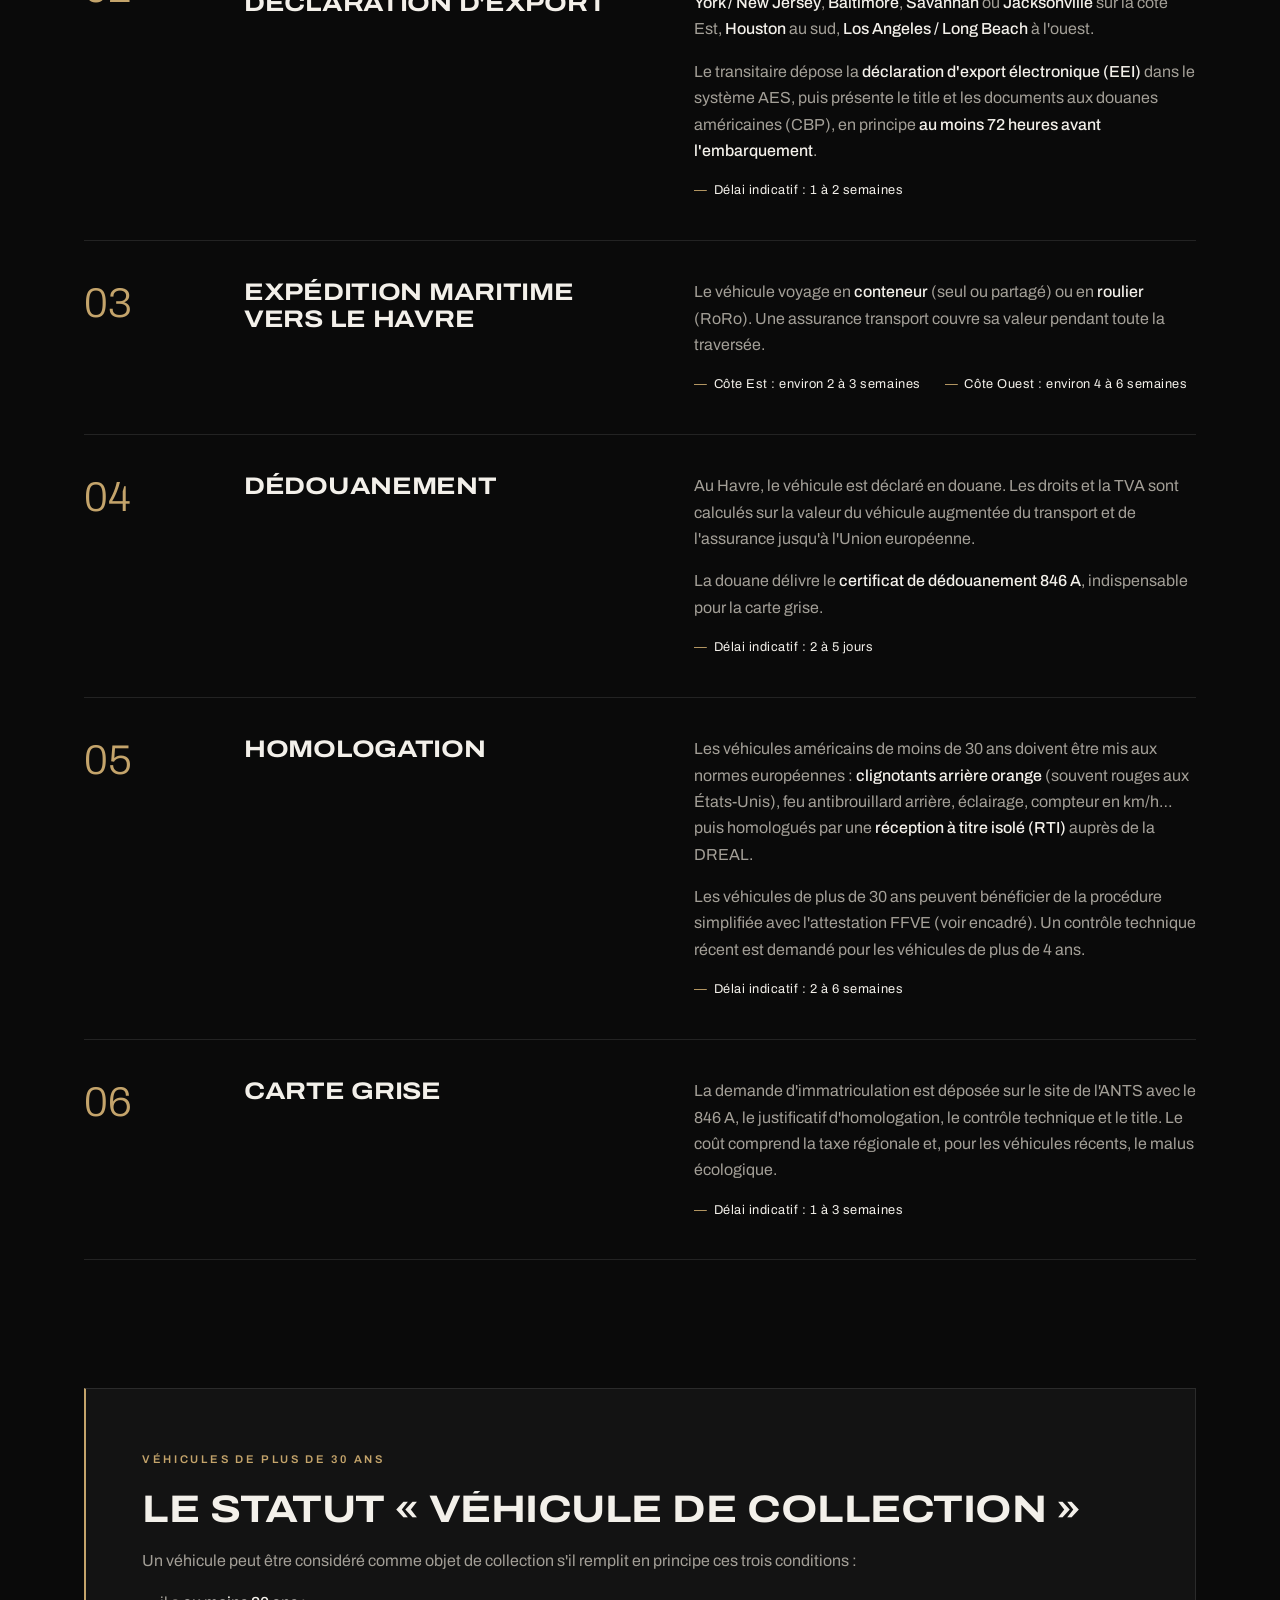
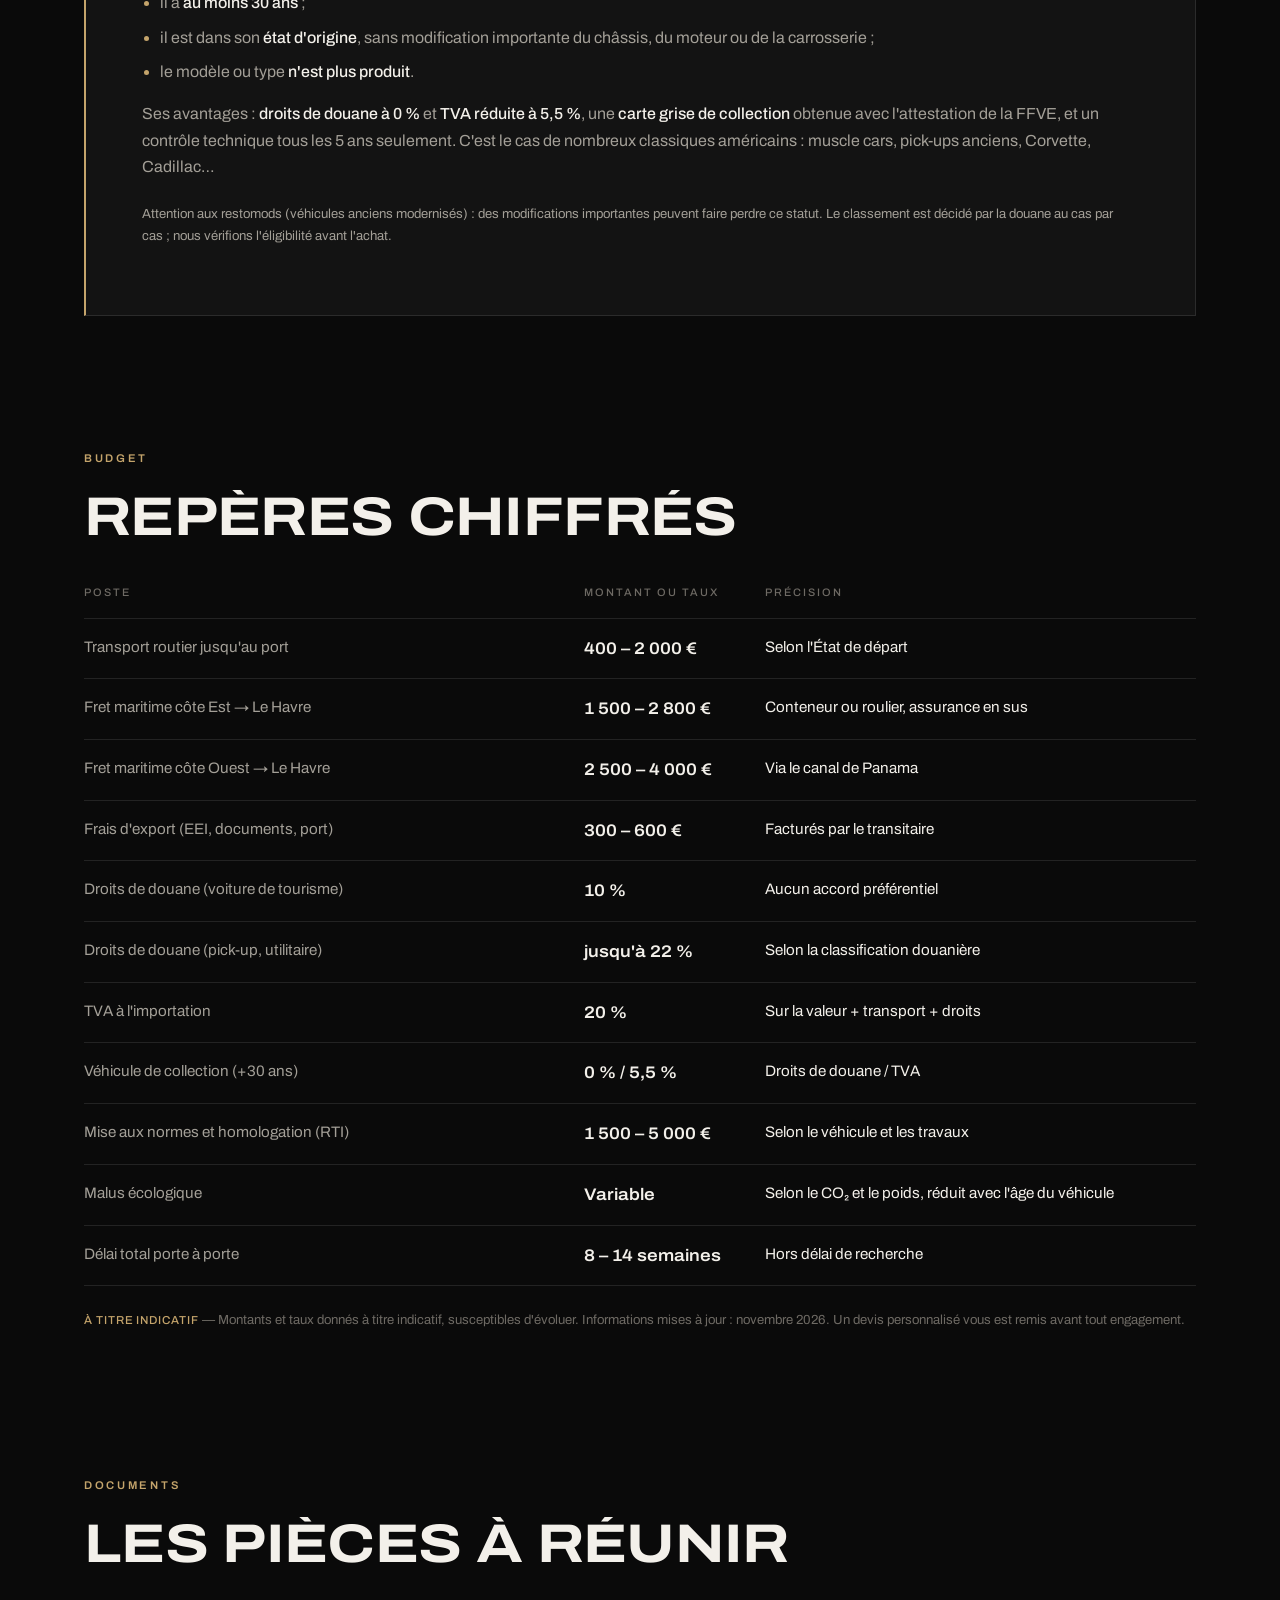
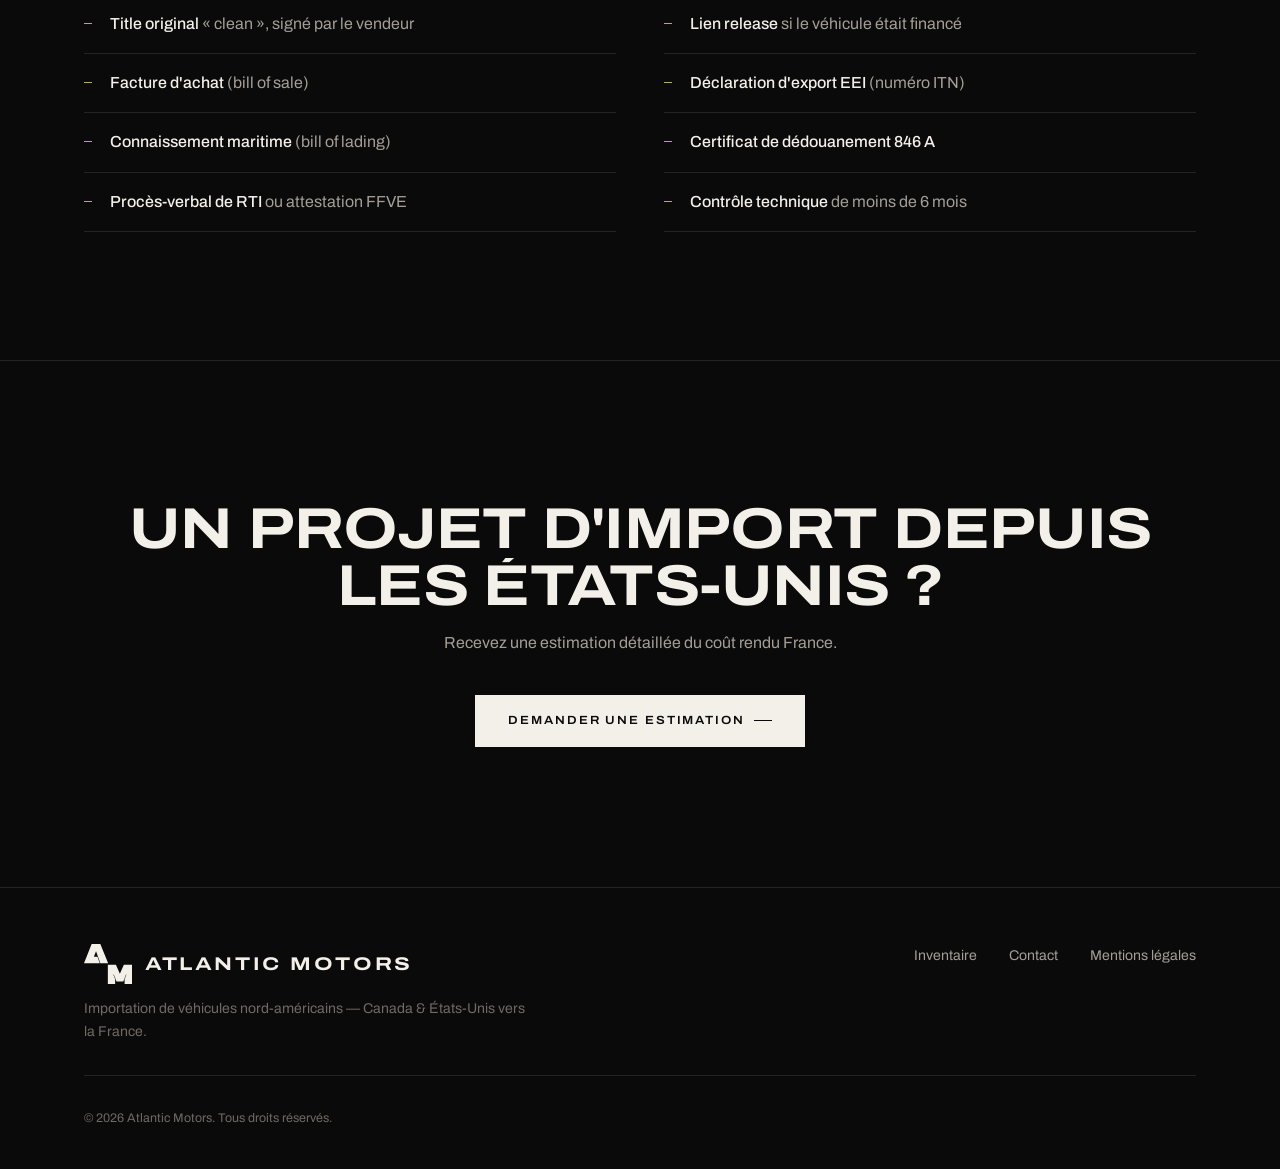
<file: import-etats-unis.html>
<!DOCTYPE html>
<html lang="fr">
<head>
  <meta charset="utf-8">
  <meta name="viewport" content="width=device-width, initial-scale=1, viewport-fit=cover">
  <title>Importer un véhicule des États-Unis vers la France — Atlantic Motors</title>
  <meta name="description" content="Les étapes pour importer un véhicule des États-Unis en France : achat et title, déclaration d'export, expédition, dédouanement, homologation et carte grise.">
  <meta name="theme-color" content="#0a0a0a">
  <link rel="icon" href="assets/img/favicon.svg" type="image/svg+xml">
  <link rel="preconnect" href="https://fonts.googleapis.com">
  <link rel="preconnect" href="https://fonts.gstatic.com" crossorigin>
  <link href="https://fonts.googleapis.com/css2?family=Archivo:wdth,wght@62..125,300..800&display=swap" rel="stylesheet">
  <link rel="stylesheet" href="css/style.css">
</head>
<body>

  <main id="contenu">
    <header class="page-hero has-image">
      <!-- Photo d'en-tête : modifiez le chemin ci-dessous pour la remplacer -->
      <div class="page-hero-media" style="background-image: url('assets/img/vehicules/corvette-1963-2.jpg');"></div>
      <div class="container hero-anim">
        <span class="eyebrow">Importer un véhicule</span>
        <h1>Des États-Unis vers la France</h1>
        <p class="lead">Le plus grand marché de véhicules américains au monde, avec quelques spécificités à bien maîtriser. Voici les étapes, de l'achat à la carte grise.</p>
      </div>
    </header>

    <section class="section">
      <div class="container intro-grid reveal">
        <h2 class="section-title">Les spécificités américaines</h2>
        <div>
          <p>Aux États-Unis, la propriété d'un véhicule est attestée par le <strong>« title »</strong>, un certificat délivré par chaque État. Sa qualité conditionne tout le reste&nbsp;: un title « clean » est indispensable, tandis que les mentions <em>salvage</em> ou <em>rebuilt</em> signalent un véhicule gravement accidenté.</p>
          <p>L'export est encadré par les douanes américaines (CBP)&nbsp;: déclaration électronique et présentation du title avant l'embarquement. Aucun accord de libre-échange ne s'applique&nbsp;: les droits de douane sont dus au taux normal.</p>
        </div>
      </div>
    </section>

    <!-- ============ ÉTAPES ============ -->
    <section class="section">
      <div class="container">
        <span class="eyebrow reveal">Le parcours</span>
        <h2 class="section-title reveal">Les étapes de l'importation</h2>

        <ol class="steps">
          <li class="step reveal">
            <h3>Recherche, achat et title</h3>
            <div class="step-body">
              <p>Nous sélectionnons le véhicule, vérifions son historique (rapport CARFAX ou AutoCheck) et faisons réaliser une inspection indépendante sur place.</p>
              <p>À l'achat, nous récupérons le <strong>title original</strong>, signé et libre de tout gage (avec la <em>lien release</em> si le véhicule était financé), ainsi que la <strong>facture de vente</strong> (bill of sale).</p>
              <div class="step-meta"><span>Délai indicatif : 1 à 3 semaines</span></div>
            </div>
          </li>

          <li class="step reveal">
            <h3>Transport et déclaration d'export</h3>
            <div class="step-body">
              <p>Le véhicule rejoint par camion le port américain le plus adapté&nbsp;: <strong>New York / New Jersey</strong>, <strong>Baltimore</strong>, <strong>Savannah</strong> ou <strong>Jacksonville</strong> sur la côte Est, <strong>Houston</strong> au sud, <strong>Los Angeles / Long Beach</strong> à l'ouest.</p>
              <p>Le transitaire dépose la <strong>déclaration d'export électronique (EEI)</strong> dans le système AES, puis présente le title et les documents aux douanes américaines (CBP), en principe <strong>au moins 72 heures avant l'embarquement</strong>.</p>
              <div class="step-meta"><span>Délai indicatif : 1 à 2 semaines</span></div>
            </div>
          </li>

          <li class="step reveal">
            <h3>Expédition maritime vers Le Havre</h3>
            <div class="step-body">
              <p>Le véhicule voyage en <strong>conteneur</strong> (seul ou partagé) ou en <strong>roulier</strong> (RoRo). Une assurance transport couvre sa valeur pendant toute la traversée.</p>
              <div class="step-meta"><span>Côte Est : environ 2 à 3 semaines</span><span>Côte Ouest : environ 4 à 6 semaines</span></div>
            </div>
          </li>

          <li class="step reveal">
            <h3>Dédouanement</h3>
            <div class="step-body">
              <p>Au Havre, le véhicule est déclaré en douane. Les droits et la TVA sont calculés sur la valeur du véhicule augmentée du transport et de l'assurance jusqu'à l'Union européenne.</p>
              <p>La douane délivre le <strong>certificat de dédouanement 846 A</strong>, indispensable pour la carte grise.</p>
              <div class="step-meta"><span>Délai indicatif : 2 à 5 jours</span></div>
            </div>
          </li>

          <li class="step reveal">
            <h3>Homologation</h3>
            <div class="step-body">
              <p>Les véhicules américains de moins de 30 ans doivent être mis aux normes européennes&nbsp;: <strong>clignotants arrière orange</strong> (souvent rouges aux États-Unis), feu antibrouillard arrière, éclairage, compteur en km/h… puis homologués par une <strong>réception à titre isolé (RTI)</strong> auprès de la DREAL.</p>
              <p>Les véhicules de plus de 30 ans peuvent bénéficier de la procédure simplifiée avec l'attestation FFVE (voir encadré). Un contrôle technique récent est demandé pour les véhicules de plus de 4 ans.</p>
              <div class="step-meta"><span>Délai indicatif : 2 à 6 semaines</span></div>
            </div>
          </li>

          <li class="step reveal">
            <h3>Carte grise</h3>
            <div class="step-body">
              <p>La demande d'immatriculation est déposée sur le site de l'ANTS avec le 846 A, le justificatif d'homologation, le contrôle technique et le title. Le coût comprend la taxe régionale et, pour les véhicules récents, le malus écologique.</p>
              <div class="step-meta"><span>Délai indicatif : 1 à 3 semaines</span></div>
            </div>
          </li>
        </ol>
      </div>
    </section>

    <!-- ============ ENCADRÉ COLLECTION ============ -->
    <section class="section">
      <div class="container">
        <aside class="callout reveal">
          <span class="eyebrow">Véhicules de plus de 30 ans</span>
          <h2>Le statut « véhicule de collection »</h2>
          <p>Un véhicule peut être considéré comme objet de collection s'il remplit en principe ces trois conditions&nbsp;:</p>
          <ul>
            <li>il a <strong>au moins 30 ans</strong>&nbsp;;</li>
            <li>il est dans son <strong>état d'origine</strong>, sans modification importante du châssis, du moteur ou de la carrosserie&nbsp;;</li>
            <li>le modèle ou type <strong>n'est plus produit</strong>.</li>
          </ul>
          <p>Ses avantages&nbsp;: <strong>droits de douane à 0 %</strong> et <strong>TVA réduite à 5,5 %</strong>, une <strong>carte grise de collection</strong> obtenue avec l'attestation de la FFVE, et un contrôle technique tous les 5 ans seulement. C'est le cas de nombreux classiques américains&nbsp;: muscle cars, pick-ups anciens, Corvette, Cadillac…</p>
          <p class="disclaimer">Attention aux restomods (véhicules anciens modernisés)&nbsp;: des modifications importantes peuvent faire perdre ce statut. Le classement est décidé par la douane au cas par cas&nbsp;; nous vérifions l'éligibilité avant l'achat.</p>
        </aside>
      </div>
    </section>

    <!-- ============ REPÈRES CHIFFRÉS ============
         Modifiez librement les montants et taux ci-dessous.
         Pensez aussi à mettre à jour la date de mise à jour. -->
    <section class="section">
      <div class="container">
        <span class="eyebrow reveal">Budget</span>
        <h2 class="section-title reveal">Repères chiffrés</h2>
        <div class="figures-wrap reveal">
          <table class="figures">
            <thead>
              <tr><th scope="col">Poste</th><th scope="col">Montant ou taux</th><th scope="col">Précision</th></tr>
            </thead>
            <tbody>
              <tr><td>Transport routier jusqu'au port</td><td class="value">400 – 2 000 €</td><td>Selon l'État de départ</td></tr>
              <tr><td>Fret maritime côte Est → Le Havre</td><td class="value">1 500 – 2 800 €</td><td>Conteneur ou roulier, assurance en sus</td></tr>
              <tr><td>Fret maritime côte Ouest → Le Havre</td><td class="value">2 500 – 4 000 €</td><td>Via le canal de Panama</td></tr>
              <tr><td>Frais d'export (EEI, documents, port)</td><td class="value">300 – 600 €</td><td>Facturés par le transitaire</td></tr>
              <tr><td>Droits de douane (voiture de tourisme)</td><td class="value">10 %</td><td>Aucun accord préférentiel</td></tr>
              <tr><td>Droits de douane (pick-up, utilitaire)</td><td class="value">jusqu'à 22 %</td><td>Selon la classification douanière</td></tr>
              <tr><td>TVA à l'importation</td><td class="value">20 %</td><td>Sur la valeur + transport + droits</td></tr>
              <tr><td>Véhicule de collection (+30 ans)</td><td class="value">0 % / 5,5 %</td><td>Droits de douane / TVA</td></tr>
              <tr><td>Mise aux normes et homologation (RTI)</td><td class="value">1 500 – 5 000 €</td><td>Selon le véhicule et les travaux</td></tr>
              <tr><td>Malus écologique</td><td class="value">Variable</td><td>Selon le CO₂ et le poids, réduit avec l'âge du véhicule</td></tr>
              <tr><td>Délai total porte à porte</td><td class="value">8 – 14 semaines</td><td>Hors délai de recherche</td></tr>
            </tbody>
          </table>
        </div>
        <p class="disclaimer reveal"><strong>À titre indicatif</strong> — Montants et taux donnés à titre indicatif, susceptibles d'évoluer. Informations mises à jour : novembre 2026. Un devis personnalisé vous est remis avant tout engagement.</p>
      </div>
    </section>

    <section class="section">
      <div class="container">
        <span class="eyebrow reveal">Documents</span>
        <h2 class="section-title reveal">Les pièces à réunir</h2>
        <ul class="docs-list reveal">
          <li><strong>Title original</strong> « clean », signé par le vendeur</li>
          <li><strong>Lien release</strong> si le véhicule était financé</li>
          <li><strong>Facture d'achat</strong> (bill of sale)</li>
          <li><strong>Déclaration d'export EEI</strong> (numéro ITN)</li>
          <li><strong>Connaissement maritime</strong> (bill of lading)</li>
          <li><strong>Certificat de dédouanement 846 A</strong></li>
          <li><strong>Procès-verbal de RTI</strong> ou attestation FFVE</li>
          <li><strong>Contrôle technique</strong> de moins de 6 mois</li>
        </ul>
      </div>
    </section>

    <section class="cta-band">
      <div class="container reveal">
        <h2>Un projet d'import depuis les États-Unis&nbsp;?</h2>
        <p>Recevez une estimation détaillée du coût rendu France.</p>
        <a class="btn btn-solid" href="contact.html">Demander une estimation</a>
      </div>
    </section>
  </main>

  <script src="js/config.js"></script>
  <script src="js/main.js"></script>
</body>
</html>
</file>
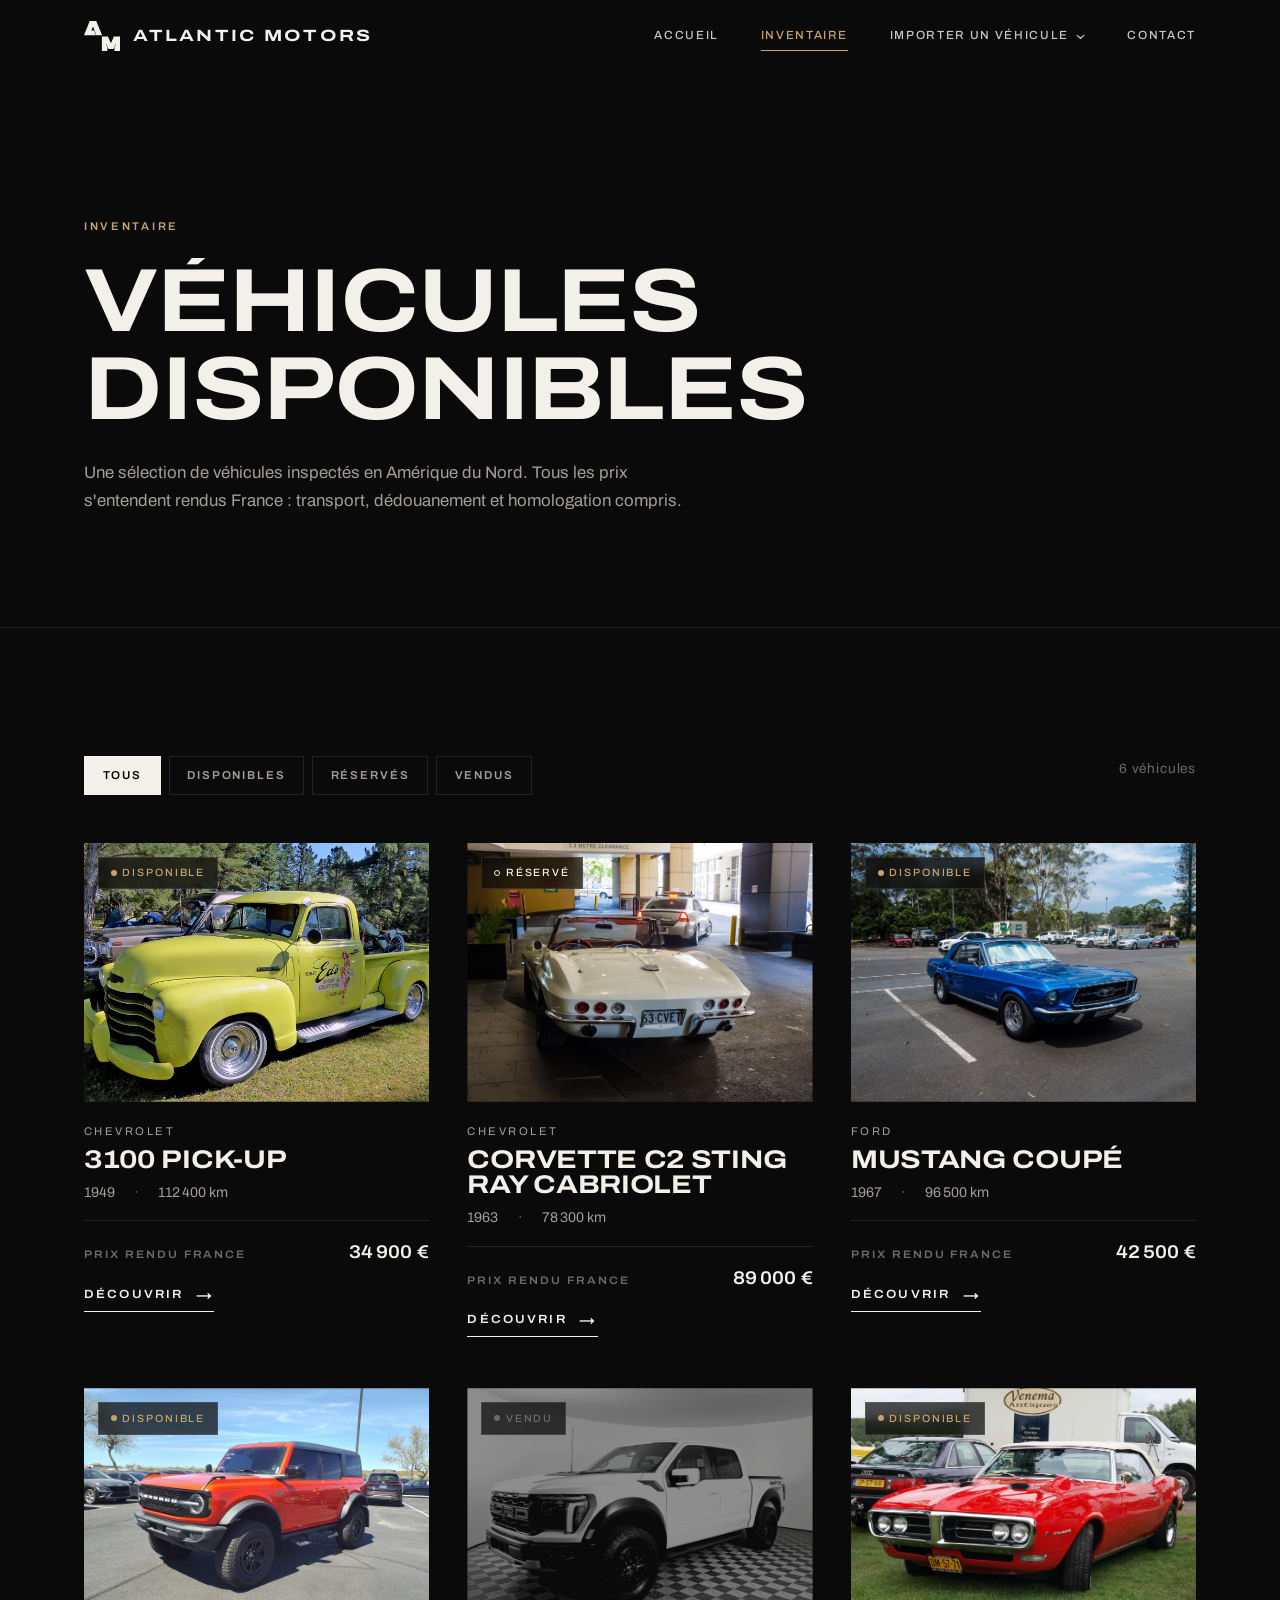
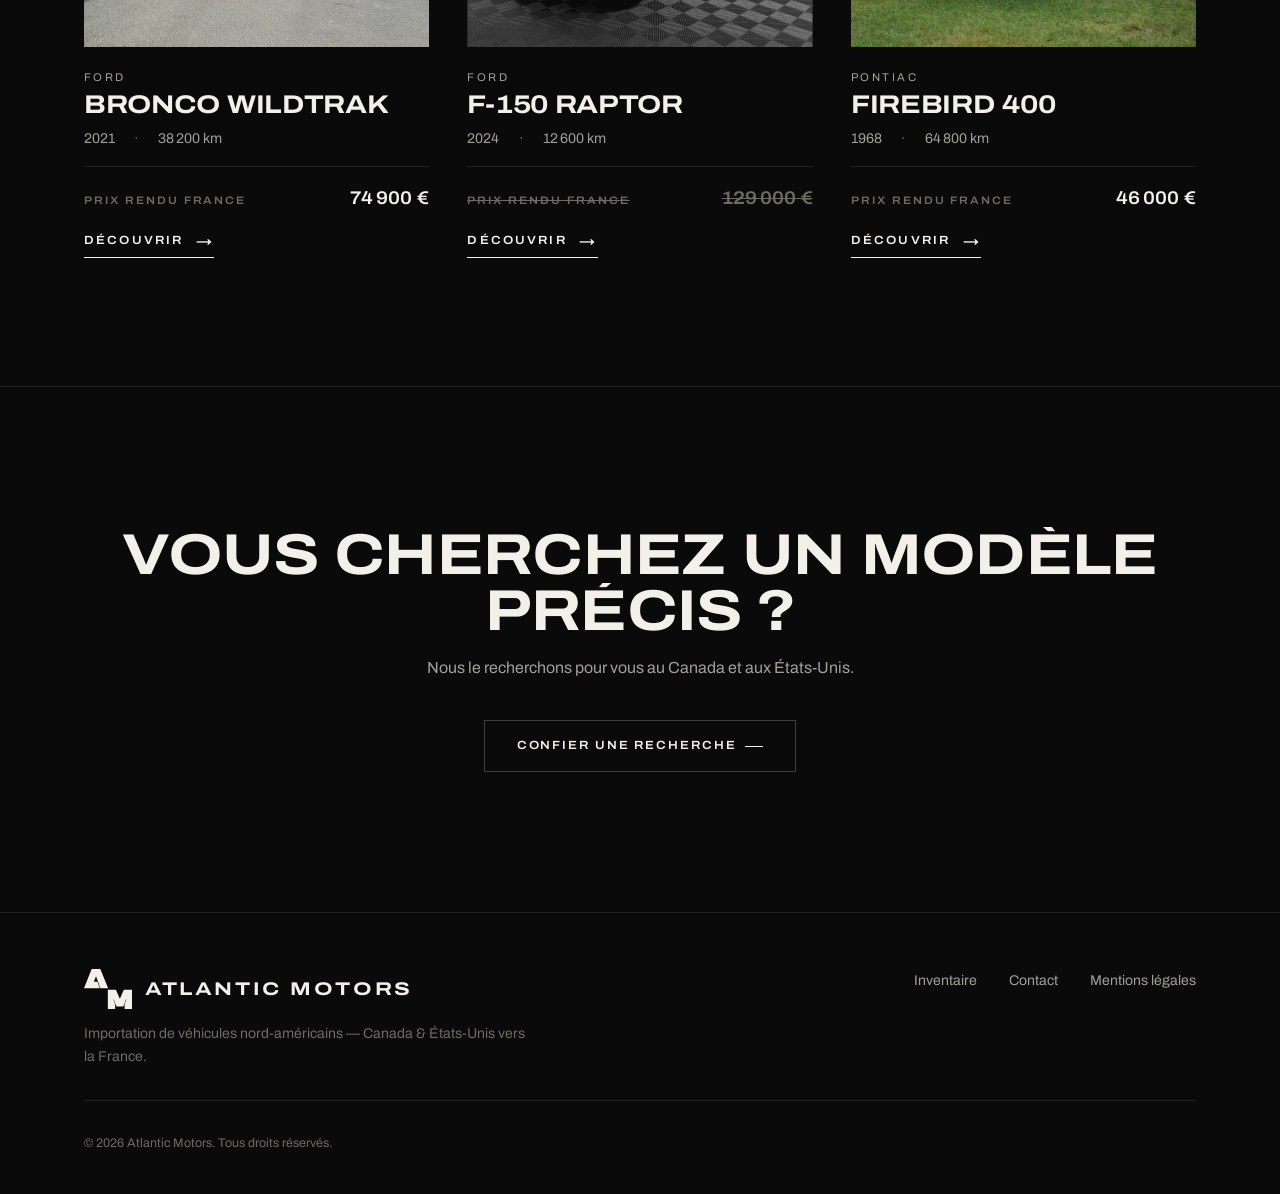
<file: inventaire.html>
<!DOCTYPE html>
<html lang="fr">
<head>
  <meta charset="utf-8">
  <meta name="viewport" content="width=device-width, initial-scale=1, viewport-fit=cover">
  <title>Inventaire — Atlantic Motors</title>
  <meta name="description" content="Véhicules nord-américains disponibles à la vente, prix rendus France : classiques, muscle cars, pick-ups et 4x4.">
  <meta name="theme-color" content="#0a0a0a">
  <link rel="icon" href="assets/img/favicon.svg" type="image/svg+xml">
  <link rel="preconnect" href="https://fonts.googleapis.com">
  <link rel="preconnect" href="https://fonts.gstatic.com" crossorigin>
  <link href="https://fonts.googleapis.com/css2?family=Archivo:wdth,wght@62..125,300..800&display=swap" rel="stylesheet">
  <link rel="stylesheet" href="css/style.css">
</head>
<body>

  <main id="contenu">
    <header class="page-hero">
      <div class="container hero-anim">
        <span class="eyebrow">Inventaire</span>
        <h1>Véhicules disponibles</h1>
        <p class="lead">Une sélection de véhicules inspectés en Amérique du Nord. Tous les prix s'entendent rendus France : transport, dédouanement et homologation compris.</p>
      </div>
    </header>

    <section class="section">
      <div class="container">
        <div class="inventory-bar">
          <div class="filters" id="filters" role="group" aria-label="Filtrer par statut">
            <button type="button" data-filter="tous" aria-pressed="true">Tous</button>
            <button type="button" data-filter="disponible" aria-pressed="false">Disponibles</button>
            <button type="button" data-filter="reserve" aria-pressed="false">Réservés</button>
            <button type="button" data-filter="vendu" aria-pressed="false">Vendus</button>
          </div>
          <p class="vehicle-count" id="vehicle-count" aria-live="polite"></p>
        </div>

        <!-- La grille est remplie automatiquement à partir du fichier vehicles.json -->
        <div class="vehicle-grid" id="vehicle-grid"></div>
      </div>
    </section>

    <section class="cta-band">
      <div class="container reveal">
        <h2>Vous cherchez un modèle précis ?</h2>
        <p>Nous le recherchons pour vous au Canada et aux États-Unis.</p>
        <a class="btn" href="contact.html">Confier une recherche</a>
      </div>
    </section>
  </main>

  <!-- Fiche détaillée d'un véhicule -->
  <dialog class="vehicle-dialog" id="vehicle-dialog" aria-labelledby="dialog-title">
    <button class="dialog-close" type="button" aria-label="Fermer la fiche">×</button>
    <div id="dialog-body"></div>
  </dialog>

  <script src="js/config.js"></script>
  <script src="js/main.js"></script>
  <script src="js/demandes.js"></script>
  <script src="js/inventaire.js"></script>
</body>
</html>
</file>
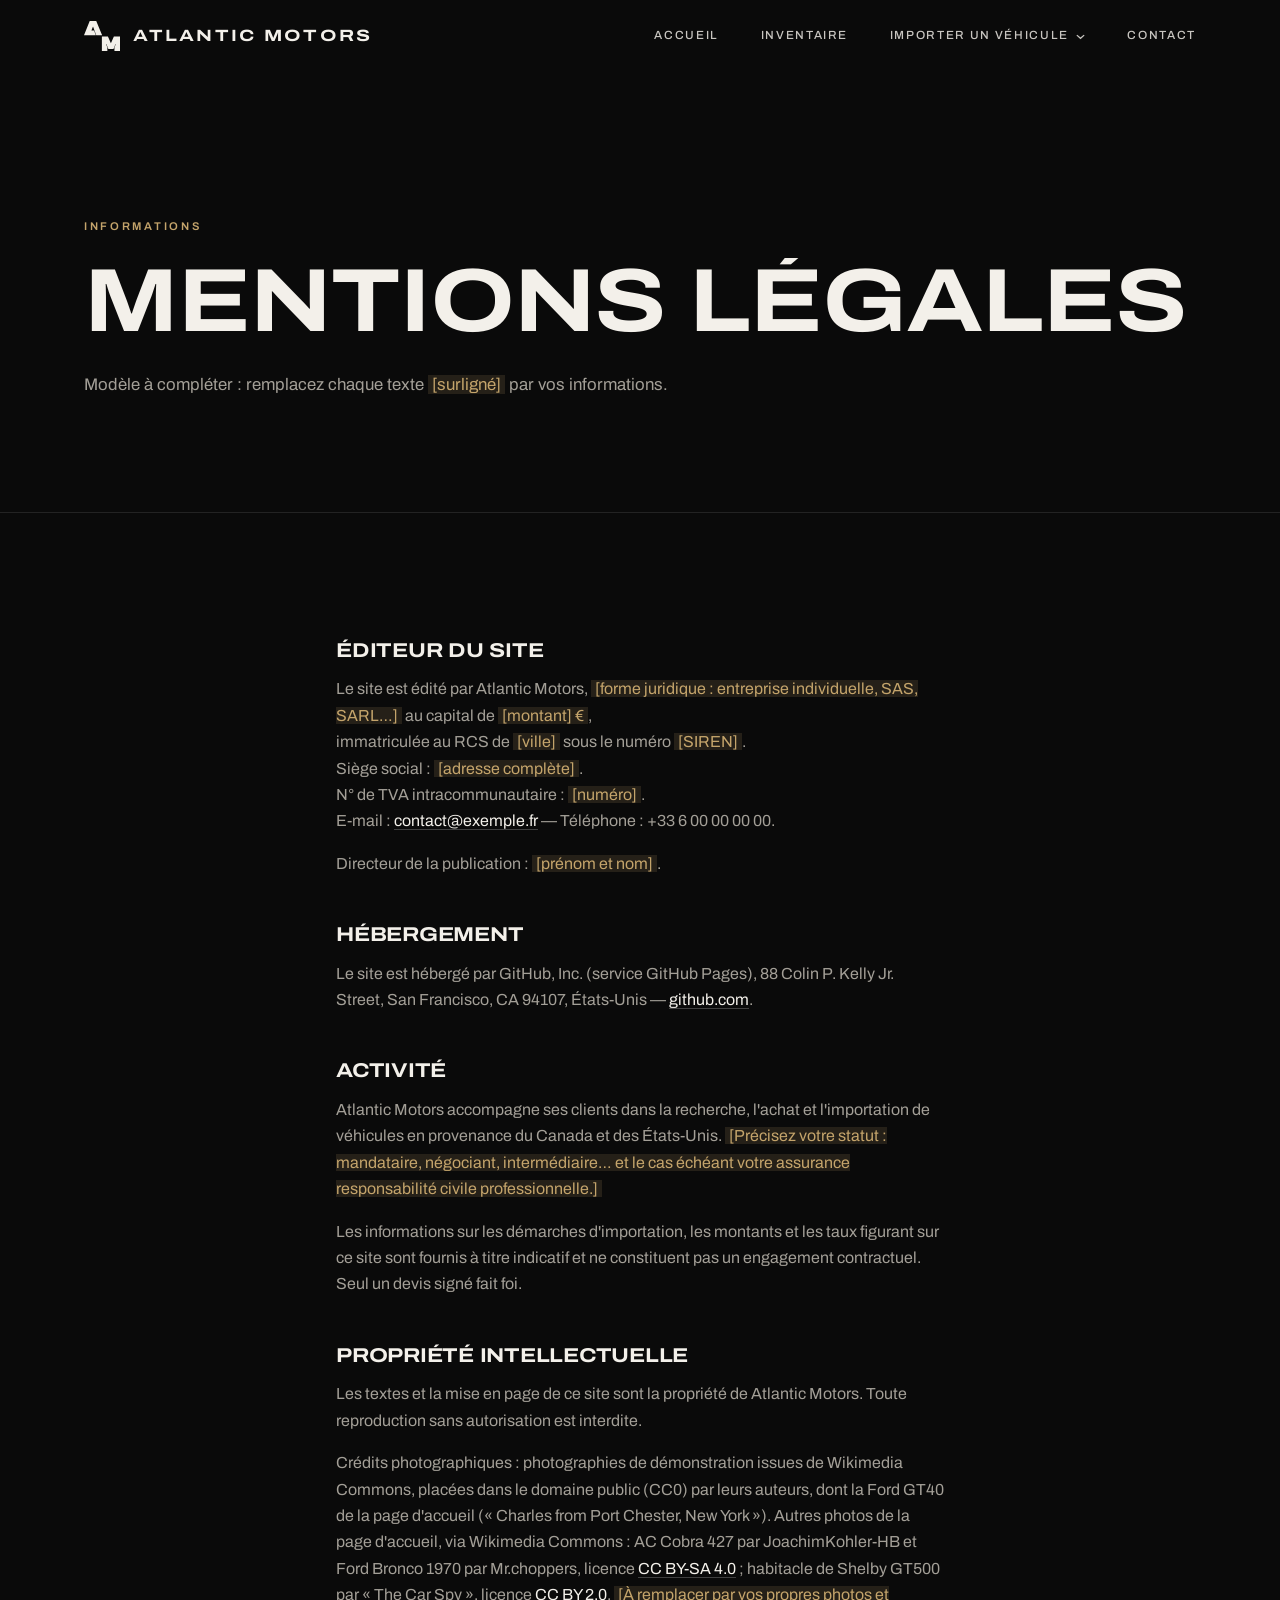
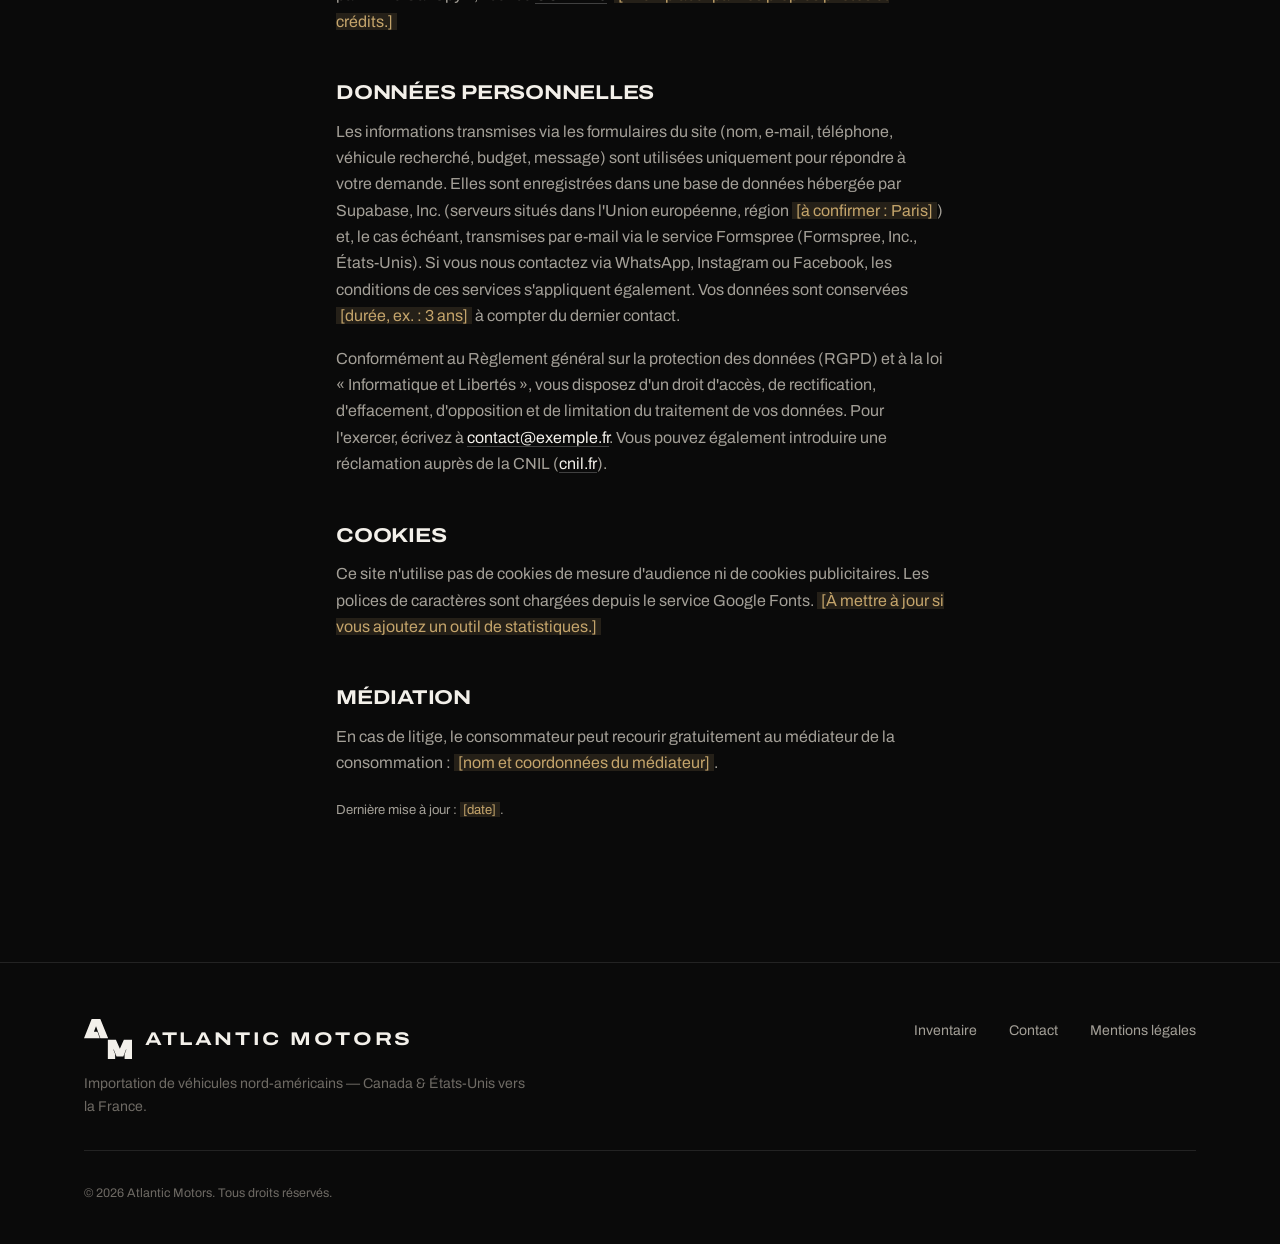
<file: mentions-legales.html>
<!DOCTYPE html>
<html lang="fr">
<head>
  <meta charset="utf-8">
  <meta name="viewport" content="width=device-width, initial-scale=1, viewport-fit=cover">
  <title>Mentions légales — Atlantic Motors</title>
  <meta name="robots" content="noindex">
  <meta name="theme-color" content="#0a0a0a">
  <link rel="icon" href="assets/img/favicon.svg" type="image/svg+xml">
  <link rel="preconnect" href="https://fonts.googleapis.com">
  <link rel="preconnect" href="https://fonts.gstatic.com" crossorigin>
  <link href="https://fonts.googleapis.com/css2?family=Archivo:wdth,wght@62..125,300..800&display=swap" rel="stylesheet">
  <link rel="stylesheet" href="css/style.css">
</head>
<body>

  <main id="contenu">
    <header class="page-hero">
      <div class="container hero-anim">
        <span class="eyebrow">Informations</span>
        <h1>Mentions légales</h1>
        <p class="lead">Modèle à compléter : remplacez chaque texte <mark style="background: var(--accent-soft); color: var(--accent); padding: 0 .25em;">[surligné]</mark> par vos informations.</p>
      </div>
    </header>

    <section class="section">
      <div class="container legal">

        <h2>Éditeur du site</h2>
        <p>
          Le site est édité par <span data-site="nom">Atlantic Motors</span>,
          <mark>[forme juridique : entreprise individuelle, SAS, SARL…]</mark>
          au capital de <mark>[montant] €</mark>,<br>
          immatriculée au RCS de <mark>[ville]</mark> sous le numéro <mark>[SIREN]</mark>.<br>
          Siège social : <mark>[adresse complète]</mark>.<br>
          N° de TVA intracommunautaire : <mark>[numéro]</mark>.<br>
          E-mail : <a data-site="email" href="mailto:contact@exemple.fr">contact@exemple.fr</a> — Téléphone : <span data-site="telephone">+33 6 00 00 00 00</span>.
        </p>
        <p>Directeur de la publication : <mark>[prénom et nom]</mark>.</p>

        <h2>Hébergement</h2>
        <p>
          Le site est hébergé par GitHub, Inc. (service GitHub Pages),
          88 Colin P. Kelly Jr. Street, San Francisco, CA 94107, États-Unis —
          <a href="https://github.com" rel="noopener">github.com</a>.
        </p>

        <h2>Activité</h2>
        <p>
          <span data-site="nom">Atlantic Motors</span> accompagne ses clients dans la recherche, l'achat et l'importation de véhicules en provenance du Canada et des États-Unis.
          <mark>[Précisez votre statut : mandataire, négociant, intermédiaire… et le cas échéant votre assurance responsabilité civile professionnelle.]</mark>
        </p>
        <p>
          Les informations sur les démarches d'importation, les montants et les taux figurant sur ce site sont fournis à titre indicatif et ne constituent pas un engagement contractuel. Seul un devis signé fait foi.
        </p>

        <h2>Propriété intellectuelle</h2>
        <p>
          Les textes et la mise en page de ce site sont la propriété de <span data-site="nom">Atlantic Motors</span>. Toute reproduction sans autorisation est interdite.
        </p>
        <p>
          Crédits photographiques : photographies de démonstration issues de Wikimedia Commons, placées dans le domaine public (CC0) par leurs auteurs, dont la Ford GT40 de la page d'accueil (« Charles from Port Chester, New York »). Autres photos de la page d'accueil, via Wikimedia Commons : AC Cobra 427 par JoachimKohler-HB et Ford Bronco 1970 par Mr.choppers, licence <a href="https://creativecommons.org/licenses/by-sa/4.0/deed.fr" rel="noopener">CC BY-SA 4.0</a> ; habitacle de Shelby GT500 par « The Car Spy », licence <a href="https://creativecommons.org/licenses/by/2.0/deed.fr" rel="noopener">CC BY 2.0</a>.
          <mark>[À remplacer par vos propres photos et crédits.]</mark>
        </p>

        <h2>Données personnelles</h2>
        <p>
          Les informations transmises via les formulaires du site (nom, e-mail, téléphone, véhicule recherché, budget, message) sont utilisées uniquement pour répondre à votre demande. Elles sont enregistrées dans une base de données hébergée par Supabase, Inc. (serveurs situés dans l'Union européenne, région <mark>[à confirmer : Paris]</mark>) et, le cas échéant, transmises par e-mail via le service Formspree (Formspree, Inc., États-Unis). Si vous nous contactez via WhatsApp, Instagram ou Facebook, les conditions de ces services s'appliquent également. Vos données sont conservées <mark>[durée, ex. : 3 ans]</mark> à compter du dernier contact.
        </p>
        <p>
          Conformément au Règlement général sur la protection des données (RGPD) et à la loi « Informatique et Libertés », vous disposez d'un droit d'accès, de rectification, d'effacement, d'opposition et de limitation du traitement de vos données. Pour l'exercer, écrivez à <a data-site="email" href="mailto:contact@exemple.fr">contact@exemple.fr</a>. Vous pouvez également introduire une réclamation auprès de la CNIL (<a href="https://www.cnil.fr" rel="noopener">cnil.fr</a>).
        </p>

        <h2>Cookies</h2>
        <p>
          Ce site n'utilise pas de cookies de mesure d'audience ni de cookies publicitaires. Les polices de caractères sont chargées depuis le service Google Fonts.
          <mark>[À mettre à jour si vous ajoutez un outil de statistiques.]</mark>
        </p>

        <h2>Médiation</h2>
        <p>
          En cas de litige, le consommateur peut recourir gratuitement au médiateur de la consommation : <mark>[nom et coordonnées du médiateur]</mark>.
        </p>

        <p class="disclaimer">Dernière mise à jour : <mark>[date]</mark>.</p>
      </div>
    </section>
  </main>

  <script src="js/config.js"></script>
  <script src="js/main.js"></script>
</body>
</html>
</file>
<file: css/style.css>
/* =========================================================
   Atlantic Motors — feuille de style
   Pour changer les couleurs, modifiez les variables ci-dessous.
   ========================================================= */
:root {
  --bg: #0a0a0a;
  --bg-elevated: #131313;
  --bg-soft: #1a1a1a;
  --text: #f3f0ea;
  --muted: #a39f97;
  --faint: #6e6a64;
  --line: rgba(255, 255, 255, 0.1);
  --line-strong: rgba(255, 255, 255, 0.22);
  --accent: #c4a46b;          /* doré discret — remplacez par #8e2b2b pour un rouge sombre */
  --accent-soft: rgba(196, 164, 107, 0.14);

  /* Typographie : une seule famille (Archivo), en version large et grasse pour les titres */
  --font-display: "Archivo", "Helvetica Neue", Arial, sans-serif;
  --font-sans: "Archivo", -apple-system, BlinkMacSystemFont, "Segoe UI", Roboto, sans-serif;
  --font-serif: var(--font-display); /* ancien nom, conservé pour compatibilité */
  --display-stretch: 118%;

  --header-h: 72px;
  --gutter: clamp(20px, 5vw, 64px);
  --max: 1240px;
  --ease: cubic-bezier(0.22, 0.61, 0.36, 1);
  --ease-out: cubic-bezier(0.16, 1, 0.3, 1);   /* sortie longue et douce, pour les révélations */

  color-scheme: dark;
}

*, *::before, *::after { box-sizing: border-box; }
[hidden] { display: none !important; }

html { -webkit-text-size-adjust: 100%; scroll-behavior: smooth; }

body {
  margin: 0;
  background: var(--bg);
  color: var(--text);
  font-family: var(--font-sans);
  font-size: 16px;
  font-weight: 400;
  line-height: 1.65;
  -webkit-font-smoothing: antialiased;
  text-rendering: optimizeLegibility;
}
body.no-scroll { overflow: hidden; }

img { max-width: 100%; display: block; }
a { color: inherit; text-decoration: none; }
button { font: inherit; color: inherit; }

h1, h2, h3 {
  font-family: var(--font-display);
  font-weight: 700;
  font-stretch: var(--display-stretch);
  text-transform: uppercase;
  line-height: 0.98;
  letter-spacing: -0.012em;
  margin: 0;
}
h1 em, h2 em, h3 em { font-style: normal; color: var(--accent); }

p { margin: 0 0 1em; }

::selection { background: var(--accent); color: #000; }

:focus-visible { outline: 1px solid var(--accent); outline-offset: 3px; }

.container {
  width: 100%;
  max-width: var(--max);
  margin-inline: auto;
  padding-inline: var(--gutter);
}

.skip-link {
  position: absolute; left: 16px; top: -60px; z-index: 200;
  background: var(--text); color: var(--bg); padding: 8px 14px;
}
.skip-link:focus { top: 12px; }

.eyebrow {
  display: inline-block;
  font-size: 0.72rem;
  font-weight: 500;
  letter-spacing: 0.24em;
  text-transform: uppercase;
  color: var(--accent);
  margin-bottom: 1.4rem;
}

/* ---------- Boutons ---------- */
.btn {
  display: inline-flex;
  align-items: center;
  justify-content: center;
  gap: 0.75em;
  min-height: 52px;
  padding: 0 2rem;
  border: 1px solid var(--line-strong);
  background: transparent;
  font-size: 0.78rem;
  font-weight: 500;
  letter-spacing: 0.2em;
  text-transform: uppercase;
  cursor: pointer;
  transition: background 0.4s var(--ease), color 0.4s var(--ease), border-color 0.4s var(--ease);
}
.btn::after {
  content: "";
  width: 18px; height: 1px;
  background: currentColor;
  transition: width 0.4s var(--ease);
}
.btn:hover { border-color: var(--accent); color: var(--accent); }
.btn:hover::after { width: 28px; }
.btn-solid { background: var(--text); color: var(--bg); border-color: var(--text); }
.btn-solid:hover { background: var(--accent); border-color: var(--accent); color: #0a0a0a; }
.btn:disabled { opacity: 0.5; cursor: wait; }

/* =========================================================
   En-tête et menu
   ========================================================= */
.site-header {
  position: fixed;
  inset: 0 0 auto 0;
  z-index: 100;
  padding-top: env(safe-area-inset-top, 0px);
  transition: background 0.5s var(--ease), border-color 0.5s var(--ease);
  border-bottom: 1px solid transparent;
}
.site-header.scrolled,
.site-header.menu-open {
  background: rgba(10, 10, 10, 0.86);
  -webkit-backdrop-filter: blur(14px);
  backdrop-filter: blur(14px);
  border-bottom-color: var(--line);
}
.header-inner {
  height: var(--header-h);
  max-width: var(--max);
  margin-inline: auto;
  padding-inline: var(--gutter);
  display: flex;
  align-items: center;
  justify-content: space-between;
}
.brand {
  font-family: var(--font-serif);
  font-size: 1.35rem;
  font-weight: 500;
  letter-spacing: 0.16em;
  text-transform: uppercase;
  position: relative;
  z-index: 2;
}

.nav-list, .submenu { list-style: none; margin: 0; padding: 0; }

.nav-list a,
.sub-toggle {
  font-size: 0.78rem;
  font-weight: 400;
  letter-spacing: 0.16em;
  text-transform: uppercase;
  color: var(--text);
  opacity: 0.82;
  transition: opacity 0.3s, color 0.3s;
}
.nav-list a:hover, .sub-toggle:hover { opacity: 1; }
.nav-list a[aria-current="page"], .has-sub.is-active > .sub-toggle { color: var(--accent); opacity: 1; }

.sub-toggle {
  display: inline-flex; align-items: center; gap: 0.5em;
  background: none; border: 0; padding: 0; cursor: pointer;
}
.chevron { width: 11px; height: 11px; transition: transform 0.3s var(--ease); }
.has-sub.open .chevron { transform: rotate(180deg); }

/* Bouton burger (mobile) */
.nav-toggle {
  position: relative; z-index: 2;
  width: 44px; height: 44px;
  margin-right: -10px;
  background: none; border: 0; cursor: pointer;
  display: grid; place-content: center; gap: 7px;
}
.nav-toggle span {
  display: block; width: 24px; height: 1px; background: var(--text);
  transition: transform 0.4s var(--ease);
}
.menu-open .nav-toggle span:first-child { transform: translateY(4px) rotate(45deg); }
.menu-open .nav-toggle span:last-child { transform: translateY(-4px) rotate(-45deg); }

/* Menu mobile : panneau plein écran */
@media (max-width: 899px) {
  .main-nav {
    position: fixed;
    inset: 0;
    background: var(--bg);
    padding: calc(var(--header-h) + env(safe-area-inset-top, 0px) + 32px) var(--gutter) 48px;
    overflow-y: auto;
    opacity: 0;
    visibility: hidden;
    transition: opacity 0.45s var(--ease), visibility 0.45s;
  }
  .menu-open .main-nav { opacity: 1; visibility: visible; }
  .nav-list > li {
    border-bottom: 1px solid var(--line);
    opacity: 0; transform: translateY(12px);
    transition: opacity 0.5s var(--ease), transform 0.5s var(--ease);
  }
  .menu-open .nav-list > li { opacity: 1; transform: none; }
  .menu-open .nav-list > li:nth-child(2) { transition-delay: 0.05s; }
  .menu-open .nav-list > li:nth-child(3) { transition-delay: 0.1s; }
  .menu-open .nav-list > li:nth-child(4) { transition-delay: 0.15s; }
  .nav-list > li > a,
  .nav-list > li > .sub-toggle {
    display: flex; justify-content: space-between; align-items: center; width: 100%;
    padding: 1.15rem 0;
    font-family: var(--font-serif);
    font-size: 1.75rem;
    letter-spacing: 0;
    text-transform: none;
    opacity: 1;
  }
  .chevron { width: 16px; height: 16px; }
  .submenu {
    display: block; max-height: 0; overflow: hidden;
    transition: max-height 0.45s var(--ease);
  }
  .has-sub.open .submenu { max-height: 240px; }
  .submenu a { display: block; padding: 0.55rem 0 0.55rem 1rem; font-size: 0.82rem; border-left: 1px solid var(--line-strong); }
  .submenu li:last-child a { margin-bottom: 1.2rem; }
}

/* Menu bureau avec sous-menu déroulant */
@media (min-width: 900px) {
  .nav-toggle { display: none; }
  .nav-list { display: flex; align-items: center; gap: 2.6rem; }
  .has-sub { position: relative; }
  .nav-list > li > a, .sub-toggle { padding: 0.6rem 0; display: inline-flex; }
  .submenu {
    position: absolute;
    top: 100%; left: 50%;
    min-width: 290px;
    padding: 0.75rem 0;
    background: rgba(14, 14, 14, 0.97);
    border: 1px solid var(--line);
    transform: translate(-50%, 8px);
    opacity: 0; visibility: hidden;
    transition: opacity 0.3s var(--ease), transform 0.3s var(--ease), visibility 0.3s;
  }
  .has-sub:hover .submenu,
  .has-sub:focus-within .submenu,
  .has-sub.open .submenu {
    opacity: 1; visibility: visible; transform: translate(-50%, 0);
  }
  .has-sub:hover .chevron { transform: rotate(180deg); }
  .submenu a { display: block; padding: 0.7rem 1.5rem; letter-spacing: 0.12em; white-space: nowrap; }
  .submenu a:hover { background: var(--bg-soft); }
}

/* =========================================================
   Accueil — image plein écran
   ========================================================= */
.hero {
  position: relative;
  min-height: 100vh;
  min-height: 100svh;
  display: flex;
  align-items: flex-end;
  overflow: hidden;
  isolation: isolate;
}
.hero-media {
  position: absolute; inset: 0; z-index: -2;
  background: #111 center / cover no-repeat;
  transform: scale(1.08);
  transition: transform 6s var(--ease);
}
.is-loaded .hero-media { transform: scale(1); }
.hero::after {
  content: ""; position: absolute; inset: 0; z-index: -1;
  background:
    linear-gradient(180deg, rgba(10,10,10,0.55) 0%, rgba(10,10,10,0.15) 30%, rgba(10,10,10,0.45) 62%, rgba(10,10,10,0.96) 100%),
    linear-gradient(90deg, rgba(10,10,10,0.6) 0%, rgba(10,10,10,0) 70%);
}
.hero-content {
  padding-block: calc(var(--header-h) + 64px) clamp(56px, 12vh, 120px);
}
.hero h1 {
  font-size: clamp(2.6rem, 8vw, 5.6rem);
  max-width: 13ch;
  margin-bottom: 1.5rem;
}
.hero h1 em { font-style: italic; color: var(--accent); }
.hero p {
  max-width: 34rem;
  font-size: clamp(1rem, 2.2vw, 1.15rem);
  color: rgba(243, 240, 234, 0.82);
  margin-bottom: 2.6rem;
}
.hero-anim > * {
  opacity: 0; transform: translateY(18px);
  transition: opacity 1.1s var(--ease), transform 1.1s var(--ease);
}
.is-loaded .hero-anim > * { opacity: 1; transform: none; }
.is-loaded .hero-anim > *:nth-child(2) { transition-delay: 0.15s; }
.is-loaded .hero-anim > *:nth-child(3) { transition-delay: 0.3s; }
.is-loaded .hero-anim > *:nth-child(4) { transition-delay: 0.45s; }

/* =========================================================
   En-tête des pages intérieures
   ========================================================= */
.page-hero {
  position: relative;
  padding-block: calc(var(--header-h) + clamp(64px, 12vw, 140px)) clamp(48px, 8vw, 96px);
  border-bottom: 1px solid var(--line);
  isolation: isolate;
  overflow: hidden;
}
.page-hero-media {
  position: absolute; inset: 0; z-index: -2;
  background: center / cover no-repeat;
  opacity: 0.38;
}
.page-hero.has-image::after {
  content: ""; position: absolute; inset: 0; z-index: -1;
  background: linear-gradient(180deg, rgba(10,10,10,0.5), var(--bg));
}
.page-hero h1 { font-size: clamp(2.4rem, 6.5vw, 4.6rem); max-width: 16ch; }
.page-hero .lead {
  margin-top: 1.6rem;
  max-width: 38rem;
  color: var(--muted);
  font-size: 1.08rem;
}

.section { padding-block: clamp(64px, 10vw, 128px); }
.section + .section { padding-top: 0; }
.section-title { font-size: clamp(1.9rem, 4.5vw, 3rem); margin-bottom: 1.5rem; }

/* Apparition au défilement */
.reveal {
  opacity: 0; transform: translateY(24px);
  transition: opacity 0.9s var(--ease) var(--delay, 0ms), transform 0.9s var(--ease) var(--delay, 0ms);
}
.reveal.is-visible { opacity: 1; transform: none; }

/* =========================================================
   Inventaire
   ========================================================= */
.inventory-bar {
  display: flex; flex-wrap: wrap; gap: 1rem 2rem;
  align-items: center; justify-content: space-between;
  margin-bottom: 3rem;
}
.filters { display: flex; flex-wrap: wrap; gap: 0.5rem; }
.filters button {
  background: none;
  border: 1px solid var(--line);
  padding: 0.55rem 1.1rem;
  font-size: 0.72rem; letter-spacing: 0.16em; text-transform: uppercase;
  color: var(--muted);
  cursor: pointer;
  transition: all 0.3s var(--ease);
}
.filters button:hover { color: var(--text); border-color: var(--line-strong); }
.filters button[aria-pressed="true"] { color: var(--bg); background: var(--text); border-color: var(--text); }
.vehicle-count { color: var(--faint); font-size: 0.85rem; letter-spacing: 0.06em; }

.vehicle-grid {
  display: grid;
  grid-template-columns: repeat(auto-fill, minmax(min(100%, 340px), 1fr));
  gap: clamp(2.5rem, 4vw, 3.5rem) clamp(1.5rem, 3vw, 2.5rem);
}
.vehicle-link { display: block; }
.vehicle-media {
  position: relative;
  aspect-ratio: 4 / 3;
  overflow: hidden;
  background: var(--bg-soft);
}
.vehicle-media img {
  width: 100%; height: 100%; object-fit: cover;
  transition: transform 1.2s var(--ease), filter 0.6s var(--ease);
}
.vehicle-link:hover .vehicle-media img { transform: scale(1.04); }
.status-vendu .vehicle-media img { filter: grayscale(0.85) brightness(0.6); }

.badge {
  display: inline-flex; align-items: center; gap: 0.5em;
  font-size: 0.66rem; font-weight: 500; letter-spacing: 0.18em; text-transform: uppercase;
  padding: 0.4rem 0.75rem;
  background: rgba(10, 10, 10, 0.72);
  -webkit-backdrop-filter: blur(6px); backdrop-filter: blur(6px);
  border: 1px solid var(--line);
}
.vehicle-media .badge { position: absolute; top: 14px; left: 14px; }
.badge::before { content: ""; width: 6px; height: 6px; border-radius: 50%; background: currentColor; }
.badge-disponible { color: var(--accent); }
.badge-reserve { color: var(--text); }
.badge-reserve::before { background: transparent; border: 1px solid currentColor; }
.badge-vendu { color: var(--faint); }

.vehicle-info { padding-top: 1.3rem; }
.vehicle-make {
  font-size: 0.7rem; letter-spacing: 0.22em; text-transform: uppercase;
  color: var(--muted); margin-bottom: 0.35rem;
}
.vehicle-model { font-size: 1.75rem; margin-bottom: 0.6rem; transition: color 0.3s; }
.vehicle-link:hover .vehicle-model { color: var(--accent); }
.vehicle-meta {
  display: flex; gap: 1.2rem;
  font-size: 0.88rem; color: var(--muted);
  margin-bottom: 1rem;
}
.vehicle-meta span + span::before { content: "·"; margin-right: 1.2rem; color: var(--faint); }
.vehicle-price {
  display: flex; justify-content: space-between; align-items: baseline;
  padding-top: 1rem; border-top: 1px solid var(--line);
  font-family: var(--font-serif); font-size: 1.4rem;
  margin: 0;
}
.price-label {
  font-family: var(--font-sans);
  font-size: 0.68rem; letter-spacing: 0.18em; text-transform: uppercase;
  color: var(--faint);
}
.status-vendu .vehicle-price { color: var(--faint); text-decoration: line-through; text-decoration-thickness: 1px; }
.empty { color: var(--muted); grid-column: 1 / -1; }

/* ---------- Fiche détaillée (fenêtre) ---------- */
.vehicle-dialog {
  width: min(1180px, 100%);
  max-width: 100%;
  max-height: 100%;
  height: 100%;
  margin: 0 auto;
  padding: 0;
  border: 0;
  background: var(--bg);
  color: var(--text);
  overflow-y: auto;
  overscroll-behavior: contain;
}
.vehicle-dialog::backdrop { background: rgba(0, 0, 0, 0.82); -webkit-backdrop-filter: blur(4px); backdrop-filter: blur(4px); }
.vehicle-dialog[open] { animation: dialog-in 0.5s var(--ease); }
@keyframes dialog-in { from { opacity: 0; transform: translateY(24px); } to { opacity: 1; transform: none; } }

@media (min-width: 900px) {
  .vehicle-dialog { height: auto; max-height: calc(100vh - 64px); margin: auto; border: 1px solid var(--line); }
}

.dialog-close {
  position: sticky; top: 0; z-index: 5;
  display: flex; margin-left: auto;
  width: 52px; height: 52px;
  align-items: center; justify-content: center;
  background: rgba(10,10,10,0.85); border: 0; cursor: pointer;
  font-size: 1.6rem; font-weight: 200; line-height: 1;
  margin-top: env(safe-area-inset-top, 0px);
}
.dialog-close:hover { color: var(--accent); }

.detail {
  display: grid;
  gap: 2rem;
  padding: 0 0 2.5rem;
  margin-top: -52px;
}
@media (min-width: 900px) {
  .detail { grid-template-columns: 1.35fr 1fr; gap: 3rem; padding: 3rem; margin-top: -52px; }
}
.gallery-main {
  position: relative;
  aspect-ratio: 4 / 3;
  background: var(--bg-soft);
  overflow: hidden;
}
.gallery-main img {
  width: 100%; height: 100%; object-fit: cover;
  opacity: 0; transition: opacity 0.5s var(--ease);
}
.gallery-main img.is-shown { opacity: 1; }
.gallery-nav {
  position: absolute; top: 50%; transform: translateY(-50%);
  width: 44px; height: 44px;
  background: rgba(10,10,10,0.6); border: 1px solid var(--line);
  font-size: 1.5rem; line-height: 1; cursor: pointer;
  transition: background 0.3s, color 0.3s;
}
.gallery-nav:hover { background: rgba(10,10,10,0.9); color: var(--accent); }
.gallery-nav.prev { left: 12px; }
.gallery-nav.next { right: 12px; }
.gallery-counter {
  position: absolute; right: 14px; bottom: 12px;
  font-size: 0.72rem; letter-spacing: 0.14em;
  background: rgba(10,10,10,0.6); padding: 0.25rem 0.6rem;
}
.thumbs {
  display: flex; gap: 8px; margin-top: 8px;
  overflow-x: auto; padding-inline: var(--gutter);
}
@media (min-width: 900px) { .thumbs { padding-inline: 0; } }
.thumb {
  flex: 0 0 88px; aspect-ratio: 4 / 3;
  padding: 0; border: 1px solid transparent; background: none; cursor: pointer;
  opacity: 0.5; transition: opacity 0.3s, border-color 0.3s;
}
.thumb img { width: 100%; height: 100%; object-fit: cover; }
.thumb:hover { opacity: 0.85; }
.thumb[aria-current="true"] { opacity: 1; border-color: var(--accent); }

.detail-info { padding-inline: var(--gutter); }
@media (min-width: 900px) { .detail-info { padding-inline: 0; padding-top: 0.5rem; } }
.detail-info .badge { margin-bottom: 1.4rem; }
.detail-title { font-size: clamp(2rem, 5vw, 2.8rem); margin-bottom: 1.4rem; }
.detail-year { color: var(--muted); font-style: italic; }
.detail-price {
  display: flex; flex-direction: column; gap: 0.2rem;
  font-family: var(--font-serif); font-size: 2rem;
  margin-bottom: 1.6rem;
}
.detail-desc { color: var(--muted); margin-bottom: 2rem; }
.specs { margin: 0 0 2.2rem; border-top: 1px solid var(--line); }
.specs div {
  display: flex; justify-content: space-between; gap: 1.5rem;
  padding: 0.75rem 0; border-bottom: 1px solid var(--line);
  font-size: 0.92rem;
}
.specs dt { color: var(--muted); }
.specs dd { margin: 0; text-align: right; }
.detail-cta .btn { width: 100%; }
.sold-note { color: var(--muted); font-size: 0.92rem; }
.ref { margin-top: 1.4rem; font-size: 0.72rem; letter-spacing: 0.16em; color: var(--faint); }

/* =========================================================
   Pages d'import
   ========================================================= */
.intro-grid { display: grid; gap: 2rem; }
@media (min-width: 900px) { .intro-grid { grid-template-columns: 1fr 1.4fr; gap: 5rem; } }
.intro-grid p { color: var(--muted); font-size: 1.05rem; }

.steps { list-style: none; margin: 0; padding: 0; counter-reset: step; }
.step {
  counter-increment: step;
  display: grid;
  grid-template-columns: 3.2rem 1fr;
  gap: 0 1.2rem;
  padding: 2.4rem 0;
  border-top: 1px solid var(--line);
}
.step:last-child { border-bottom: 1px solid var(--line); }
.step::before {
  content: counter(step, decimal-leading-zero);
  font-family: var(--font-serif);
  font-size: 1.6rem;
  color: var(--accent);
  line-height: 1.2;
}
@media (min-width: 900px) {
  .step { grid-template-columns: 8rem 1fr 1.2fr; gap: 0 3rem; }
  .step::before { font-size: 2.6rem; }
  .step-body { grid-column: 3; }
  .step h3 { grid-column: 2; }
}
.step h3 { font-size: 1.6rem; margin-bottom: 0.8rem; }
.step-body { grid-column: 2; color: var(--muted); }
.step-body p:last-child { margin-bottom: 0; }
.step-body strong { color: var(--text); font-weight: 500; }
.step-meta {
  display: flex; flex-wrap: wrap; gap: 0.5rem 1.5rem;
  margin-top: 1rem;
  font-size: 0.8rem; letter-spacing: 0.04em; color: var(--text);
}
.step-meta span { display: inline-flex; gap: 0.5em; }
.step-meta span::before { content: "—"; color: var(--accent); }

.callout {
  position: relative;
  padding: clamp(2rem, 5vw, 3.5rem);
  background: var(--bg-elevated);
  border: 1px solid var(--line);
  border-left: 2px solid var(--accent);
}
.callout h2 { font-size: clamp(1.7rem, 4vw, 2.4rem); margin-bottom: 1.2rem; }
.callout p, .callout li { color: var(--muted); }
.callout ul { padding-left: 1.1rem; margin: 0 0 1rem; }
.callout li { margin-bottom: 0.5rem; }
.callout li::marker { color: var(--accent); }
.callout strong { color: var(--text); font-weight: 500; }

.figures-wrap { overflow-x: auto; }
.figures {
  width: 100%;
  border-collapse: collapse;
  font-size: 0.95rem;
  min-width: 520px;
}
.figures th, .figures td {
  text-align: left; padding: 1rem 1rem 1rem 0;
  border-bottom: 1px solid var(--line);
  vertical-align: top;
}
.figures th {
  font-size: 0.68rem; font-weight: 500; letter-spacing: 0.18em; text-transform: uppercase;
  color: var(--faint);
}
.figures td:first-child { color: var(--muted); width: 45%; }
.figures td.value { font-family: var(--font-serif); font-size: 1.2rem; color: var(--text); white-space: nowrap; }
.disclaimer {
  margin-top: 1.4rem;
  font-size: 0.82rem; color: var(--faint);
}
.disclaimer strong { color: var(--accent); font-weight: 500; letter-spacing: 0.08em; text-transform: uppercase; font-size: 0.72rem; }

.docs-list { list-style: none; padding: 0; margin: 0; display: grid; gap: 0; }
@media (min-width: 700px) { .docs-list { grid-template-columns: 1fr 1fr; column-gap: 3rem; } }
.docs-list li {
  padding: 1rem 0 1rem 1.6rem; border-bottom: 1px solid var(--line);
  position: relative; color: var(--muted);
}
.docs-list li::before {
  content: ""; position: absolute; left: 0; top: 1.75rem;
  width: 8px; height: 1px; background: var(--accent);
}
.docs-list strong { color: var(--text); font-weight: 500; }

.cta-band {
  text-align: center;
  padding-block: clamp(72px, 12vw, 140px);
  border-top: 1px solid var(--line);
}
.cta-band h2 { font-size: clamp(2rem, 5vw, 3.2rem); margin-bottom: 1rem; }
.cta-band p { color: var(--muted); margin-bottom: 2.4rem; }

/* =========================================================
   Contact
   ========================================================= */
.contact-grid { display: grid; gap: 3.5rem; }
@media (min-width: 900px) { .contact-grid { grid-template-columns: 1fr 1.8fr; gap: 6rem; } }
.contact-aside h2 { font-size: 1.8rem; margin-bottom: 1.2rem; }
.contact-aside p { color: var(--muted); }
.contact-lines { list-style: none; padding: 0; margin: 2rem 0 0; }
.contact-lines li { padding: 1rem 0; border-top: 1px solid var(--line); }
.contact-lines li:last-child { border-bottom: 1px solid var(--line); }
.contact-lines .lbl {
  display: block; font-size: 0.68rem; letter-spacing: 0.18em; text-transform: uppercase;
  color: var(--faint); margin-bottom: 0.2rem;
}
.contact-lines a:hover { color: var(--accent); }

.vehicle-notice {
  padding: 1rem 1.25rem;
  margin-bottom: 2.4rem;
  border: 1px solid var(--line);
  border-left: 2px solid var(--accent);
  background: var(--accent-soft);
  font-size: 0.92rem;
}
.vehicle-notice strong { font-weight: 500; }

.form-grid { display: grid; gap: 1.8rem 2rem; }
@media (min-width: 700px) {
  .form-grid { grid-template-columns: 1fr 1fr; }
  .field-full { grid-column: 1 / -1; }
}
.field label {
  display: block;
  font-size: 0.7rem; font-weight: 500; letter-spacing: 0.18em; text-transform: uppercase;
  color: var(--muted);
  margin-bottom: 0.5rem;
}
.field label .opt { text-transform: none; letter-spacing: 0; color: var(--faint); font-weight: 300; }
.field input,
.field select,
.field textarea {
  width: 100%;
  padding: 0.85rem 0;
  background: transparent;
  border: 0;
  border-bottom: 1px solid var(--line-strong);
  border-radius: 0;
  color: var(--text);
  font: inherit;
  font-size: 1rem;  /* évite le zoom automatique sur iOS */
  transition: border-color 0.3s;
  -webkit-appearance: none;
  appearance: none;
}
.field select {
  background-image: url("data:image/svg+xml,%3Csvg xmlns='http://www.w3.org/2000/svg' viewBox='0 0 12 12'%3E%3Cpath d='M2 4.5 6 8l4-3.5' fill='none' stroke='%23a39f97' stroke-width='1.2'/%3E%3C/svg%3E");
  background-repeat: no-repeat; background-position: right 2px center; background-size: 12px;
  padding-right: 1.5rem;
}
.field select option { background: var(--bg-elevated); color: var(--text); }
.field textarea { resize: vertical; min-height: 160px; line-height: 1.6; }
.field input:focus,
.field select:focus,
.field textarea:focus { outline: none; border-bottom-color: var(--accent); }
.field input::placeholder, .field textarea::placeholder { color: var(--faint); }
.was-validated .field :invalid { border-bottom-color: #c25b5b; }

.consent {
  display: flex; gap: 0.8rem; align-items: flex-start;
  font-size: 0.85rem; color: var(--muted);
  cursor: pointer;
}
.consent input { margin-top: 0.3rem; accent-color: var(--accent); width: 16px; height: 16px; flex: none; }
.was-validated .consent input:invalid { outline: 1px solid #c25b5b; }

.form-actions { display: flex; flex-wrap: wrap; align-items: center; gap: 1.5rem; }
.form-status {
  padding: 1rem 1.25rem; font-size: 0.92rem;
  border: 1px solid var(--line); width: 100%;
}
.form-status.success { border-left: 2px solid var(--accent); }
.form-status.error { border-left: 2px solid #c25b5b; }
.hp { position: absolute; left: -9999px; width: 1px; height: 1px; overflow: hidden; }

/* =========================================================
   Mentions légales
   ========================================================= */
.legal { max-width: 46rem; }
.legal h2 { font-size: 1.7rem; margin: 3rem 0 1rem; }
.legal h2:first-child { margin-top: 0; }
.legal p, .legal li { color: var(--muted); }
.legal a { color: var(--text); border-bottom: 1px solid var(--line-strong); }
.legal a:hover { color: var(--accent); }
.legal mark { background: var(--accent-soft); color: var(--accent); padding: 0 0.25em; }
.legal ul { padding-left: 1.1rem; }

/* =========================================================
   Pied de page
   ========================================================= */
.site-footer {
  border-top: 1px solid var(--line);
  padding-block: 3.5rem calc(2.5rem + env(safe-area-inset-bottom, 0px));
  font-size: 0.88rem;
}
.footer-inner {
  display: grid; gap: 2rem;
}
@media (min-width: 800px) {
  .footer-inner { grid-template-columns: 1.5fr 1fr; align-items: start; }
  .footer-copy { grid-column: 1 / -1; }
}
.footer-brand .brand { display: inline-block; margin-bottom: 0.8rem; font-size: 1.15rem; }
.footer-brand p { color: var(--faint); max-width: 28rem; margin: 0; }
.footer-links { list-style: none; padding: 0; margin: 0; display: flex; flex-wrap: wrap; gap: 0.6rem 2rem; }
@media (min-width: 800px) { .footer-links { justify-content: flex-end; } }
.footer-links a { color: var(--muted); transition: color 0.3s; }
.footer-links a:hover { color: var(--accent); }
.footer-copy { margin: 0; padding-top: 2rem; border-top: 1px solid var(--line); color: var(--faint); font-size: 0.78rem; }

/* Accueil : le pied de page reste discret sous l'image */
.page-home .site-footer { padding-top: 2.5rem; }

/* =========================================================
   Accessibilité : réduire les animations si demandé
   ========================================================= */
@media (prefers-reduced-motion: reduce) {
  *, *::before, *::after {
    animation-duration: 0.01ms !important;
    transition-duration: 0.01ms !important;
    transition-delay: 0ms !important;
    scroll-behavior: auto !important;
  }
  .reveal, .hero-anim > * { opacity: 1; transform: none; }
}

/* Le flou d'arrière-plan crée un bloc conteneur qui confinerait le menu mobile plein écran :
   on le désactive quand le menu est ouvert. */
.site-header.menu-open {
  -webkit-backdrop-filter: none;
  backdrop-filter: none;
  background: var(--bg);
}

/* Fiche détaillée : la galerie reste visible pendant le défilement (grand écran) */
@media (min-width: 900px) {
  .gallery { position: sticky; top: 1rem; align-self: start; }
}

/* =========================================================
   Contact : réseaux sociaux et WhatsApp
   ========================================================= */
.social-block { margin-top: 3rem; }
.social-title {
  font-family: var(--font-sans);
  font-size: 0.68rem; font-weight: 500; letter-spacing: 0.18em; text-transform: uppercase;
  color: var(--faint);
  margin-bottom: 0.8rem;
}
.social-list { list-style: none; padding: 0; margin: 0; border-top: 1px solid var(--line); }
.social-list a {
  display: flex; align-items: center; gap: 0.9rem;
  min-height: 56px; padding: 0.6rem 0;
  border-bottom: 1px solid var(--line);
  transition: color 0.3s var(--ease);
}
.social-icon { width: 22px; height: 22px; flex: none; color: var(--accent); }
.social-name { font-weight: 400; }
.social-detail { color: var(--muted); font-size: 0.88rem; overflow: hidden; text-overflow: ellipsis; white-space: nowrap; min-width: 0; }
.social-arrow { margin-left: auto; color: var(--faint); transition: transform 0.3s var(--ease), color 0.3s; }
.social-list a:hover { color: var(--accent); }
.social-list a:hover .social-arrow { color: var(--accent); transform: translate(2px, -2px); }

/* =========================================================
   Inventaire : demande d'information dans la fiche
   ========================================================= */
.info-request { margin-top: 0.5rem; }
.info-request[hidden] { display: none; }
.info-request h3 { font-size: 1.6rem; margin-bottom: 0.4rem; }
.info-request .admin-hint, .info-request > p { color: var(--muted); font-size: 0.9rem; margin-bottom: 1.4rem; }
.info-request form { display: grid; gap: 1.2rem; }
.info-request .form-row { display: grid; gap: 1.2rem; }
@media (min-width: 560px) { .info-request .form-row { grid-template-columns: 1fr 1fr; } }
.info-request .form-actions { gap: 1rem 1.5rem; }
.link-btn {
  background: none; border: 0; padding: 0; cursor: pointer;
  font-size: 0.72rem; letter-spacing: 0.16em; text-transform: uppercase; color: var(--muted);
}
.link-btn:hover { color: var(--text); }

/* =========================================================
   REFONTE — esprit « constructeur » : capitales larges,
   révélations au défilement, carrousel, grandes images
   ========================================================= */

/* ---------- Identité et en-tête ---------- */
.brand {
  font-family: var(--font-display);
  font-weight: 700;
  font-stretch: 125%;
  font-size: 1.02rem;
  letter-spacing: 0.14em;
}
.site-header { transition: background 0.5s var(--ease), border-color 0.5s var(--ease), transform 0.6s var(--ease-out); }
.site-header.is-hidden:not(:focus-within) { transform: translateY(-100%); }
.nav-list a, .sub-toggle { font-weight: 500; font-size: 0.74rem; letter-spacing: 0.14em; }
@media (min-width: 900px) {
  .nav-list > li > a, .sub-toggle { position: relative; }
  .nav-list > li > a::after, .sub-toggle::after {
    content: ""; position: absolute; left: 0; right: 0; bottom: 0.25rem; height: 1px;
    background: currentColor; transform: scaleX(0); transform-origin: right;
    transition: transform 0.5s var(--ease-out);
  }
  .nav-list > li > a:hover::after, .sub-toggle:hover::after,
  .nav-list > li > a[aria-current="page"]::after, .has-sub.is-active > .sub-toggle::after {
    transform: scaleX(1); transform-origin: left;
  }
}
@media (max-width: 899px) {
  .nav-list > li > a, .nav-list > li > .sub-toggle {
    font-family: var(--font-display); font-weight: 700; font-stretch: 118%;
    text-transform: uppercase; font-size: 1.45rem; letter-spacing: 0;
  }
}

/* ---------- Textes ---------- */
.eyebrow { font-weight: 600; letter-spacing: 0.24em; font-size: 0.7rem; }
.page-hero h1 { font-size: clamp(2.1rem, 7vw, 5.6rem); max-width: 18ch; }
.section-title { font-size: clamp(1.8rem, 4.6vw, 3.4rem); }
.display { font-size: clamp(2.2rem, 7vw, 5.6rem); }
.lead, .page-hero .lead { font-size: 1.05rem; }

/* Mots qui montent derrière un masque */
.reveal-text .w {
  display: inline-block; overflow: hidden; vertical-align: top;
  padding-bottom: 0.1em; margin-bottom: -0.1em;
}
.reveal-text .wi {
  display: inline-block;
  transform: translate3d(0, 105%, 0);
  transition: transform 1.1s var(--ease-out) calc(var(--i, 0) * 60ms + var(--delay, 0ms));
}
.reveal-text.is-visible .wi { transform: none; }
.reveal-text.reveal, .hero-anim > .reveal-text { opacity: 1; transform: none; }

/* Images dévoilées par un rideau */
.reveal-img { clip-path: inset(0 0 100% 0); transition: clip-path 1.3s var(--ease-out) var(--delay, 0ms); }
.reveal-img.is-visible { clip-path: inset(0 0 0 0); }
.reveal-img img { transform: scale(1.18); transition: transform 1.8s var(--ease-out) var(--delay, 0ms); }
.reveal-img.is-visible img { transform: scale(1); }

/* En-têtes de pages : léger recul de l'image au chargement */
.page-hero-media { transform: scale(1.12); transition: transform 2.6s var(--ease-out); }
.is-loaded .page-hero-media { transform: scale(1); }

/* ---------- Boutons et liens ---------- */
.btn {
  font-weight: 600; font-stretch: 110%; letter-spacing: 0.16em; font-size: 0.74rem;
  background-image: linear-gradient(var(--accent), var(--accent));
  background-repeat: no-repeat; background-position: left center; background-size: 0% 100%;
  transition: background-size 0.6s var(--ease-out), color 0.4s var(--ease), border-color 0.4s var(--ease);
}
.btn:hover { background-size: 100% 100%; color: #0a0a0a; border-color: var(--accent); }
.btn-solid { background-color: var(--text); }
.btn-solid:hover { background-color: var(--text); background-size: 100% 100%; color: #0a0a0a; }

.link-arrow {
  display: inline-flex; align-items: center; gap: 0.8rem;
  font-size: 0.74rem; font-weight: 600; font-stretch: 110%;
  letter-spacing: 0.18em; text-transform: uppercase;
  padding-bottom: 0.45rem;
  background: linear-gradient(currentColor, currentColor) no-repeat left bottom / 100% 1px;
  transition: background-size 0.6s var(--ease-out), color 0.3s;
}
.link-arrow::after {
  content: "→"; font-size: 1rem; line-height: 1; transition: transform 0.5s var(--ease-out);
}
a:hover > .link-arrow, .link-arrow:hover { color: var(--accent); }
a:hover > .link-arrow::after, .link-arrow:hover::after { transform: translateX(6px); }

.round-btn {
  width: 54px; height: 54px; flex: none;
  display: grid; place-items: center;
  border: 1px solid var(--line-strong); border-radius: 50%;
  background: none; cursor: pointer; font-size: 1.1rem;
  transition: border-color 0.3s, color 0.3s, background 0.3s, opacity 0.3s;
}
.round-btn:hover:not(:disabled) { border-color: var(--text); background: var(--text); color: var(--bg); }
.round-btn:disabled { opacity: 0.25; cursor: default; }

/* ---------- Accueil : la collection (carrousel) ---------- */
.showcase { padding-block: clamp(88px, 13vw, 170px) clamp(72px, 9vw, 120px); overflow: hidden; }
.showcase-head {
  display: flex; flex-wrap: wrap; align-items: flex-end; justify-content: space-between;
  gap: 1.5rem 2rem; margin-bottom: clamp(2rem, 4vw, 3.2rem);
}
.showcase-head p { color: var(--muted); max-width: 30rem; margin: 1.2rem 0 0; }
.showcase-nav { display: flex; gap: 0.6rem; }
.showcase-track {
  --pad: max(var(--gutter), calc((100% - var(--max)) / 2 + var(--gutter)));
  display: flex; gap: clamp(14px, 2.4vw, 32px);
  overflow-x: auto; overscroll-behavior-x: contain;
  scroll-snap-type: x mandatory;
  padding-inline: var(--pad); scroll-padding-inline: var(--pad);
  scrollbar-width: none;
  cursor: grab;
}
.showcase-track::-webkit-scrollbar { display: none; }
.showcase-track.is-dragging { cursor: grabbing; scroll-snap-type: none; }
.showcase-track.is-dragging a { pointer-events: none; }
.show-card { flex: 0 0 clamp(272px, 42vw, 620px); scroll-snap-align: start; }
.show-card a { display: block; }
.show-media { position: relative; aspect-ratio: 16 / 10; overflow: hidden; background: var(--bg-soft); }
.show-media img { width: 100%; height: 100%; object-fit: cover; transition: transform 1.4s var(--ease-out); user-select: none; -webkit-user-drag: none; }
.show-card a:hover .show-media img { transform: scale(1.05); }
.show-media .badge { position: absolute; top: 14px; left: 14px; }
.show-body { display: flex; justify-content: space-between; align-items: flex-end; gap: 1rem; padding-top: 1.3rem; }
.show-make { font-size: 0.7rem; letter-spacing: 0.22em; text-transform: uppercase; color: var(--muted); margin: 0 0 0.35rem; }
.show-name { font-size: clamp(1.25rem, 2.4vw, 1.9rem); margin: 0 0 0.5rem; }
.show-meta { color: var(--muted); font-size: 0.88rem; margin: 0; }
.show-price { font-weight: 600; font-stretch: 110%; white-space: nowrap; margin: 0 0 0.2rem; }
.showcase-foot { display: flex; align-items: center; gap: 2rem; margin-top: clamp(2rem, 4vw, 3rem); }
.showcase-progress { flex: 1; height: 1px; background: var(--line); position: relative; }
.showcase-progress span { position: absolute; left: 0; top: -0.5px; height: 2px; background: var(--text); width: 20%; transition: width 0.3s var(--ease), transform 0.3s var(--ease); }

/* ---------- Accueil : deux routes d'import ---------- */
.routes { display: grid; gap: 2px; background: var(--bg); }
@media (min-width: 900px) { .routes { grid-template-columns: 1fr 1fr; } }
.route {
  position: relative; isolation: isolate; overflow: hidden;
  min-height: min(78vh, 760px); min-height: min(78svh, 760px);
  display: flex; align-items: flex-end;
}
.route > img { position: absolute; inset: 0; width: 100%; height: 100%; object-fit: cover; z-index: -2; }
.route::after {
  content: ""; position: absolute; inset: 0; z-index: -1;
  background: linear-gradient(0deg, rgba(10,10,10,0.92) 0%, rgba(10,10,10,0.25) 55%, rgba(10,10,10,0.1) 100%);
}
.route.is-visible > img { transition: transform 1.4s var(--ease-out); }
.route:hover > img { transform: scale(1.05); }
.route-body { padding: clamp(1.6rem, 4vw, 3.5rem); max-width: 34rem; }
.route-body h3 { font-size: clamp(2rem, 4.6vw, 3.6rem); margin-bottom: 1rem; }
.route-body p { color: rgba(243, 240, 234, 0.8); margin-bottom: 1.6rem; }

/* ---------- Inventaire ---------- */
.vehicle-card.reveal { opacity: 1; transform: none; }
.vehicle-card .vehicle-media { clip-path: inset(0 0 100% 0); transition: clip-path 1.2s var(--ease-out) var(--delay, 0ms); }
.vehicle-card.is-visible .vehicle-media { clip-path: inset(0 0 0 0); }
.vehicle-card .vehicle-info { opacity: 0; transform: translateY(16px); transition: opacity 0.9s var(--ease) calc(var(--delay, 0ms) + 250ms), transform 0.9s var(--ease-out) calc(var(--delay, 0ms) + 250ms); }
.vehicle-card.is-visible .vehicle-info { opacity: 1; transform: none; }
.vehicle-model { font-size: clamp(1.25rem, 2vw, 1.6rem); }
.vehicle-price { font-family: var(--font-display); font-weight: 600; font-stretch: 110%; font-size: 1.15rem; }
.vehicle-card .link-arrow { margin-top: 1.1rem; }
.detail-title { font-size: clamp(1.7rem, 4vw, 2.6rem); }
.detail-year { font-style: normal; font-weight: 300; }
.detail-price { font-family: var(--font-display); font-weight: 600; font-stretch: 110%; font-size: 1.7rem; }
.filters button { font-weight: 600; }

/* ---------- Pages d'import ---------- */
.step::before { font-weight: 300; font-stretch: 100%; }
.step h3 { font-size: clamp(1.15rem, 2vw, 1.5rem); line-height: 1.1; }
.figures td.value { font-family: var(--font-display); font-weight: 600; font-stretch: 110%; font-size: 1.05rem; }
.callout h2 { font-size: clamp(1.5rem, 3.4vw, 2.4rem); }
.cta-band h2 { font-size: clamp(1.9rem, 5vw, 3.6rem); }
.contact-aside h2 { font-size: clamp(1.4rem, 3vw, 1.9rem); }
.legal h2 { font-size: 1.25rem; }

@media (prefers-reduced-motion: reduce) {
  .reveal-text .wi, .reveal-img, .reveal-img img, .vehicle-card .vehicle-media, .vehicle-card .vehicle-info, .page-hero-media {
    transform: none !important; clip-path: none !important; opacity: 1 !important;
  }
}
@media (min-width: 900px) {
  .step { grid-template-columns: 7rem minmax(0, 1fr) minmax(0, 1.25fr); align-items: start; }
  .step h3 { grid-column: 2; grid-row: 1; }
  .step-body { grid-column: 3; grid-row: 1; }
}
@media (max-width: 699px) {
  .show-card { flex-basis: 82vw; }
  .show-body { flex-direction: column; align-items: flex-start; gap: 0.8rem; }
  .show-body > div:last-child { display: flex; align-items: center; gap: 1.4rem; }
  .show-price { margin: 0; }
}

/* =========================================================
   Logo — le fichier assets/img/logo.svg sert de pochoir :
   il prend automatiquement la couleur du texte (blanc sur fond noir).
   Pour changer de logo, remplacez simplement ce fichier.
   ========================================================= */
.brand { display: inline-flex; align-items: center; gap: 0.85rem; }
.brand-mark {
  display: inline-block; flex: none;
  height: 30px; aspect-ratio: 447 / 376;
  background: currentColor;
  -webkit-mask: url("../assets/img/logo.svg") center / contain no-repeat;
  mask: url("../assets/img/logo.svg") center / contain no-repeat;
  transition: transform 0.6s var(--ease-out);
}
.brand:hover .brand-mark { transform: translateY(-2px); }
.footer-brand .brand-mark { height: 40px; }
@media (max-width: 420px) {
  .site-header .brand-name { font-size: 0.86rem; letter-spacing: 0.1em; }
}

.footer-brand .brand { display: inline-flex; }

/* =========================================================
   Accueil : diaporama plein écran (3 photos, une toutes les 4 s)
   Les photos et leurs légendes se modifient dans index.html.
   ========================================================= */
.hero-slides {
  position: relative; isolation: isolate; overflow: hidden;
  height: 100vh; height: 100svh; min-height: 560px;
  background: var(--bg);
}
.slides { position: absolute; inset: 0; z-index: -2; margin: 0; padding: 0; list-style: none; }
.slide { position: absolute; inset: 0; opacity: 0; transition: opacity 1.4s var(--ease); }
.slide.is-active { opacity: 1; }
.slide img {
  width: 100%; height: 100%; max-width: none; object-fit: cover;
  transform: scale(1.1);
  transition: transform 0s linear 1.4s;          /* se réinitialise une fois effacée */
}
.slide.is-active img { transform: scale(1); transition: transform 6.5s cubic-bezier(0.25, 0.1, 0.25, 1); }
.hero-shade {
  position: absolute; inset: 0; z-index: -1; pointer-events: none;
  background:
    linear-gradient(90deg, rgba(10,10,10,0.72) 0%, rgba(10,10,10,0.12) 62%),
    linear-gradient(0deg, rgba(10,10,10,0.9) 0%, rgba(10,10,10,0) 55%),
    linear-gradient(180deg, rgba(10,10,10,0.55) 0%, rgba(10,10,10,0) 22%);
}
.hero-content { position: absolute; left: 0; right: 0; bottom: clamp(110px, 18vh, 180px); }
.hero-content h1 { font-size: clamp(1.7rem, 3.8vw, 2.9rem); margin-bottom: 1.1rem; }
.hero-content h1 em { font-style: normal; }
.hero-content p { font-size: 1rem; max-width: 32rem; color: rgba(243, 240, 234, 0.85); margin-bottom: 2rem; }

.slides-ui {
  position: absolute; left: 0; right: 0;
  bottom: calc(30px + env(safe-area-inset-bottom, 0px));
  display: flex; align-items: center; gap: 1rem 1.4rem;
}
.slides-caption {
  display: flex; align-items: baseline; gap: 0.9rem; min-width: 0; margin-right: auto;
  font-size: 0.7rem; letter-spacing: 0.2em; text-transform: uppercase;
}
.slides-count { color: var(--accent); font-weight: 600; }
.slides-name { font-weight: 600; font-stretch: 110%; white-space: nowrap; overflow: hidden; text-overflow: ellipsis; transition: opacity 0.4s var(--ease); }
.slides-bars { display: flex; gap: 8px; }
.slides-bar { position: relative; width: clamp(34px, 6vw, 72px); height: 24px; padding: 0; border: 0; background: none; cursor: pointer; }
.slides-bar::before, .slides-bar span {
  content: ""; position: absolute; left: 0; top: 50%; height: 2px; margin-top: -1px;
}
.slides-bar::before { right: 0; background: rgba(255, 255, 255, 0.28); transition: background 0.3s; }
.slides-bar:hover::before { background: rgba(255, 255, 255, 0.5); }
.slides-bar span { width: 0; background: var(--text); }
.slides-bar.is-active span { animation: slide-fill var(--slide-duration, 4s) linear forwards; }
.hero-slides.is-paused .slides-bar.is-active span { animation-play-state: paused; }
@keyframes slide-fill { from { width: 0; } to { width: 100%; } }
.slides-pause {
  width: 34px; height: 34px; flex: none;
  display: grid; place-items: center;
  border: 1px solid var(--line-strong); border-radius: 50%;
  background: none; cursor: pointer; color: var(--text);
  transition: border-color 0.3s, background 0.3s, color 0.3s;
}
.slides-pause:hover { background: var(--text); color: var(--bg); border-color: var(--text); }
.slides-pause svg { width: 10px; height: 10px; }
@media (max-width: 599px) { .slides-count { display: none; } }
@media (prefers-reduced-motion: reduce) {
  .slide img, .slide.is-active img { transform: none; transition: none; }
  .slide { transition-duration: 0.5s; }
}

/* ---------- Section contact « Prenez place » ---------- */
.contact-ride {
  position: relative; isolation: isolate; overflow: hidden;
  padding: clamp(90px, 13vw, 170px) 16px;
  display: grid; place-items: center;
  scroll-margin-top: 0;
}
.contact-ride > img {
  position: absolute; inset: 0; z-index: -2;
  width: 100%; height: 100%; max-width: none; object-fit: cover; object-position: 50% 45%;
}
.contact-ride::before { content: ""; position: absolute; inset: 0; z-index: -1; background: rgba(10, 10, 10, 0.5); }
.cabin-card {
  width: min(1080px, 100%);
  display: grid; gap: 1.6rem;
  padding: clamp(1.4rem, 4vw, 3rem);
  background: rgba(10, 10, 10, 0.74);
  -webkit-backdrop-filter: blur(18px) saturate(1.15);
  backdrop-filter: blur(18px) saturate(1.15);
  border: 1px solid var(--line);
  box-shadow: 0 30px 80px rgba(0, 0, 0, 0.45);
}
@media (min-width: 900px) { .cabin-card { grid-template-columns: 1fr 1.05fr; gap: 3.5rem; align-items: start; } }
.cabin-info .eyebrow { margin-bottom: 1rem; }
.cabin-info h2 { font-size: clamp(1.5rem, 3.4vw, 2.4rem); line-height: 1.02; margin-bottom: 1rem; }
.cabin-info h2 em { color: var(--accent); font-style: normal; }
.cabin-info p { color: var(--muted); margin-bottom: 1.4rem; }
.cabin-lines { list-style: none; padding: 0; margin: 0 0 1.2rem; display: grid; gap: 0.8rem; }
.cabin-lines .lbl { display: block; font-size: 0.64rem; letter-spacing: 0.18em; text-transform: uppercase; color: var(--faint); }
.cabin-lines a:hover { color: var(--accent); }
.cabin-social { margin-top: 0; }
.cabin-social .social-list { display: flex; flex-wrap: wrap; gap: 0.5rem; border: 0; }
.cabin-social .social-list a { min-height: 42px; padding: 0.4rem 0.9rem; gap: 0.55rem; border: 1px solid var(--line); font-size: 0.88rem; }
.cabin-social .social-list a:hover { border-color: var(--accent); }
.cabin-social .social-detail, .cabin-social .social-arrow { display: none; }
.cabin-social .social-icon { width: 18px; height: 18px; }
.cabin-form { display: grid; gap: 1.1rem; }
.cabin-form .field input, .cabin-form .field textarea { padding: 0.55rem 0; }
.cabin-form textarea { min-height: 84px; }
.cabin-form .btn { justify-self: start; }
@media (max-width: 899px) {
  .cabin-lines { grid-template-columns: 1fr 1fr; gap: 0.8rem 1rem; }
  .cabin-lines a { font-size: 0.88rem; word-break: break-word; }
}
.hero-content { bottom: clamp(92px, 12vh, 136px); }
.hero-content h1, .hero-content p { text-shadow: 0 2px 28px rgba(0, 0, 0, 0.45); }
@media (max-width: 599px) { .slides-name { white-space: normal; } }
</file>
<file: css/admin.css>
/* Espace propriétaire (admin.html) — complète css/style.css */

.visually-hidden {
  position: absolute; width: 1px; height: 1px; overflow: hidden;
  clip: rect(0 0 0 0); white-space: nowrap;
}

.admin-header {
  position: sticky; top: 0; z-index: 50;
  padding-top: env(safe-area-inset-top, 0px);
  background: rgba(10, 10, 10, 0.92);
  -webkit-backdrop-filter: blur(12px); backdrop-filter: blur(12px);
  border-bottom: 1px solid var(--line);
}
.admin-header-inner {
  max-width: var(--max); margin-inline: auto; padding-inline: var(--gutter);
  min-height: 64px;
  display: flex; flex-wrap: wrap; align-items: center; gap: 0.4rem 1.4rem;
}
.admin-header .brand { font-size: 1.1rem; }
.admin-tag {
  font-size: 0.66rem; letter-spacing: 0.2em; text-transform: uppercase; color: var(--accent);
  padding: 0.3rem 0.6rem; border: 1px solid var(--line);
}
.admin-header-actions { margin-left: auto; display: flex; gap: 1.4rem; align-items: center; }

.admin-link {
  background: none; border: 0; padding: 0.4rem 0; cursor: pointer;
  font-size: 0.72rem; letter-spacing: 0.16em; text-transform: uppercase;
  color: var(--muted);
  transition: color 0.3s;
}
.admin-link:hover { color: var(--text); }
.admin-link.danger:hover { color: #d27272; }
.admin-link:disabled { opacity: 0.4; cursor: default; }

.admin-main {
  max-width: var(--max); margin-inline: auto;
  padding: clamp(40px, 7vw, 80px) var(--gutter) calc(80px + env(safe-area-inset-bottom, 0px));
}
.admin-main h1 { font-size: clamp(2.2rem, 5.5vw, 3.4rem); margin-bottom: 1rem; }
.admin-lead { color: var(--muted); max-width: 34rem; margin-bottom: 2.5rem; }
.admin-hint { color: var(--faint); font-size: 0.85rem; margin-bottom: 1.6rem; }
.admin-count { color: var(--faint); font-size: 0.55em; font-style: italic; }

/* ---------- Connexion ---------- */
.login { max-width: 34rem; }
.login-form { display: grid; gap: 1.6rem; margin-bottom: 2.5rem; }
.login-form .btn { justify-self: start; }
.help { border-top: 1px solid var(--line); padding-top: 1.2rem; color: var(--muted); font-size: 0.92rem; }
.help summary { cursor: pointer; color: var(--text); }
.help summary:hover { color: var(--accent); }
.help ol { padding-left: 1.2rem; margin-top: 1rem; }
.help li { margin-bottom: 0.7rem; }
.help a { color: var(--text); border-bottom: 1px solid var(--line-strong); }
.help strong { color: var(--text); font-weight: 500; }
.help code { font-size: 0.85em; color: var(--accent); }

/* ---------- Liste ---------- */
.admin-toolbar {
  display: flex; flex-wrap: wrap; align-items: flex-end; justify-content: space-between;
  gap: 1rem 2rem; margin-bottom: 0.6rem;
}
.admin-list { list-style: none; padding: 0; margin: 0; border-top: 1px solid var(--line); }
.admin-item {
  display: grid;
  grid-template-columns: 96px 1fr;
  gap: 0.8rem 1.2rem;
  align-items: center;
  padding: 1.1rem 0;
  border-bottom: 1px solid var(--line);
}
.admin-thumb { aspect-ratio: 4 / 3; overflow: hidden; background: var(--bg-soft); }
.admin-thumb img { width: 100%; height: 100%; object-fit: cover; }
.status-vendu .admin-thumb img { filter: grayscale(0.85) brightness(0.65); }
.admin-item-title { font-family: var(--font-serif); font-size: 1.35rem; line-height: 1.2; margin: 0 0 0.25rem; }
.admin-item-meta { color: var(--muted); font-size: 0.82rem; margin: 0; }
.admin-status, .admin-item-actions { grid-column: 1 / -1; }
.admin-item-actions { display: flex; flex-wrap: wrap; align-items: center; gap: 0.4rem 1.2rem; }
.admin-status select {
  width: 100%;
  background: var(--bg-soft) url("data:image/svg+xml,%3Csvg xmlns='http://www.w3.org/2000/svg' viewBox='0 0 12 12'%3E%3Cpath d='M2 4.5 6 8l4-3.5' fill='none' stroke='%23a39f97' stroke-width='1.2'/%3E%3C/svg%3E") no-repeat right 0.8rem center / 12px;
  color: var(--text);
  border: 1px solid var(--line);
  padding: 0.6rem 2.2rem 0.6rem 0.8rem;
  font: inherit; font-size: 0.9rem;
  -webkit-appearance: none; appearance: none;
  border-radius: 0;
}
.admin-status select:focus { outline: none; border-color: var(--accent); }
.status-disponible .admin-status select { color: var(--accent); }
.admin-empty { padding: 2rem 0; color: var(--muted); }

@media (min-width: 900px) {
  .admin-item { grid-template-columns: 120px 1fr 170px auto; gap: 1.6rem; }
  .admin-status, .admin-item-actions { grid-column: auto; }
  .admin-item-actions { justify-content: flex-end; flex-wrap: nowrap; }
}

.icon-btn {
  width: 36px; height: 36px; flex: none;
  display: inline-grid; place-items: center;
  background: transparent; border: 1px solid var(--line);
  color: var(--text); cursor: pointer; font-size: 1rem; line-height: 1;
  transition: border-color 0.3s, color 0.3s;
}
.icon-btn:hover:not(:disabled) { border-color: var(--accent); color: var(--accent); }
.icon-btn:disabled { opacity: 0.25; cursor: default; }

/* ---------- Édition ---------- */
.admin-back { display: block; background: none; border: 0; color: var(--muted); cursor: pointer; padding: 0; margin-bottom: 2rem; font-size: 0.85rem; }
.admin-back:hover { color: var(--text); }
.vehicle-form { margin-top: 2rem; display: grid; gap: 1rem; max-width: 900px; }
.vehicle-form fieldset { border: 0; border-top: 1px solid var(--line); padding: 2rem 0 1rem; margin: 0; min-width: 0; }
.vehicle-form legend {
  font-family: var(--font-serif); font-size: 1.6rem; padding: 0 1rem 0 0;
}
.vehicle-form legend + .admin-hint, .vehicle-form legend + .form-grid { margin-top: 0.6rem; }

.photo-grid {
  list-style: none; padding: 0; margin: 0 0 1rem;
  display: grid; grid-template-columns: repeat(auto-fill, minmax(150px, 1fr)); gap: 12px;
}
.photo-item { position: relative; aspect-ratio: 4 / 3; background: var(--bg-soft); overflow: hidden; }
.photo-item img { width: 100%; height: 100%; object-fit: cover; }
.photo-cover {
  position: absolute; top: 8px; left: 8px;
  font-size: 0.62rem; letter-spacing: 0.16em; text-transform: uppercase;
  background: var(--accent); color: #0a0a0a; padding: 0.2rem 0.5rem;
}
.photo-actions {
  position: absolute; inset: auto 0 0 0;
  display: flex; justify-content: flex-end; gap: 4px; padding: 6px;
  background: linear-gradient(transparent, rgba(0,0,0,0.75));
}
.photo-actions .icon-btn { width: 32px; height: 32px; background: rgba(10,10,10,0.7); }

.dropzone {
  display: grid; place-items: center; gap: 0.3rem; text-align: center;
  padding: 2rem 1rem;
  border: 1px dashed var(--line-strong);
  cursor: pointer;
  transition: border-color 0.3s, background 0.3s;
}
.dropzone input { position: absolute; opacity: 0; width: 1px; height: 1px; }
.dropzone span { font-size: 0.78rem; letter-spacing: 0.18em; text-transform: uppercase; }
.dropzone small { color: var(--faint); font-size: 0.82rem; }
.dropzone:hover, .dropzone.is-over, .dropzone:focus-within { border-color: var(--accent); background: var(--accent-soft); }

.specs-editor { display: grid; gap: 0.6rem; margin-bottom: 1rem; }
.spec-row { display: grid; grid-template-columns: 1fr 1.6fr auto; gap: 0.6rem; align-items: center; }
.spec-row input {
  width: 100%; min-width: 0;
  background: transparent; color: var(--text);
  border: 0; border-bottom: 1px solid var(--line-strong); border-radius: 0;
  padding: 0.6rem 0; font: inherit; font-size: 1rem;
}
.spec-row input:focus { outline: none; border-bottom-color: var(--accent); }
.spec-key { color: var(--muted) !important; }
@media (max-width: 560px) {
  .spec-row { grid-template-columns: 1fr auto; }
  .spec-row .spec-value { grid-column: 1; }
  .spec-row .icon-btn { grid-row: 1 / span 2; grid-column: 2; }
}

.edit-actions {
  position: sticky; bottom: 0; z-index: 5;
  padding: 1rem 0 calc(1rem + env(safe-area-inset-bottom, 0px));
  background: linear-gradient(transparent, var(--bg) 30%);
}

/* ---------- Chargement et messages ---------- */
.admin-loading {
  position: fixed; inset: 0; z-index: 90;
  display: grid; place-content: center; justify-items: center; gap: 1rem;
  background: rgba(10, 10, 10, 0.7);
  font-size: 0.78rem; letter-spacing: 0.18em; text-transform: uppercase; color: var(--muted);
}
.admin-loading[hidden] { display: none; }
.admin-loading span {
  width: 36px; height: 36px; border-radius: 50%;
  border: 1px solid var(--line-strong); border-top-color: var(--accent);
  animation: spin 0.9s linear infinite;
}
@keyframes spin { to { transform: rotate(360deg); } }

.toast {
  position: fixed; z-index: 100;
  left: 50%; bottom: calc(24px + env(safe-area-inset-bottom, 0px));
  transform: translateX(-50%);
  width: min(560px, calc(100% - 32px));
  padding: 1rem 1.25rem;
  background: var(--bg-elevated); border: 1px solid var(--line);
  border-left: 2px solid var(--accent);
  font-size: 0.92rem;
  box-shadow: 0 12px 40px rgba(0,0,0,0.5);
  animation: toast-in 0.4s var(--ease);
}
.toast.error { border-left-color: #c25b5b; }
@keyframes toast-in { from { opacity: 0; transform: translate(-50%, 12px); } to { opacity: 1; transform: translate(-50%, 0); } }

/* ---------- Rubriques ---------- */
.admin-tabs { display: flex; gap: 1.4rem; }
.admin-tabs a {
  position: relative; padding: 0.4rem 0;
  font-size: 0.74rem; letter-spacing: 0.16em; text-transform: uppercase; color: var(--muted);
  transition: color 0.3s;
}
.admin-tabs a:hover { color: var(--text); }
.admin-tabs a[aria-current="page"] { color: var(--text); }
.admin-tabs a[aria-current="page"]::after {
  content: ""; position: absolute; left: 0; right: 0; bottom: -2px; height: 1px; background: var(--accent);
}
.tab-count {
  display: inline-grid; place-items: center;
  min-width: 18px; height: 18px; padding: 0 5px; margin-left: 0.3rem;
  border-radius: 9px; background: var(--accent); color: #0a0a0a;
  font-size: 0.64rem; letter-spacing: 0; font-weight: 500;
}
@media (max-width: 699px) {
  .admin-tag { display: none; }
  .admin-tabs { order: 3; width: 100%; padding-bottom: 0.4rem; }
}

/* ---------- Demandes ---------- */
.req-filters { margin: 1.4rem 0 2rem; }
.req-list { list-style: none; padding: 0; margin: 0; display: grid; gap: 1rem; }
.req-item {
  padding: clamp(1.1rem, 3vw, 1.8rem);
  background: var(--bg-elevated);
  border: 1px solid var(--line);
  border-left: 2px solid var(--line-strong);
}
.req-item.statut-nouvelle { border-left-color: var(--accent); }
.req-item.statut-traitee, .req-item.statut-archivee { opacity: 0.78; }
.req-head { display: flex; flex-wrap: wrap; align-items: center; gap: 0.6rem 1rem; margin-bottom: 0.9rem; }
.req-date { color: var(--faint); font-size: 0.8rem; }
.req-source {
  font-size: 0.62rem; letter-spacing: 0.18em; text-transform: uppercase; color: var(--muted);
  padding: 0.2rem 0.5rem; border: 1px solid var(--line);
}
.req-status { margin-left: auto; width: auto; }
.req-status select { width: auto; min-width: 150px; }
.req-name { font-family: var(--font-serif); font-size: 1.6rem; line-height: 1.2; margin: 0 0 0.5rem; }
.req-contact { display: flex; flex-wrap: wrap; gap: 0.4rem 1.4rem; margin-bottom: 1rem; font-size: 0.92rem; }
.req-contact a { border-bottom: 1px solid var(--line-strong); }
.req-contact a:hover { color: var(--accent); border-color: var(--accent); }
.req-vehicle { margin: 0 0 0.4rem; font-size: 0.92rem; }
.req-vehicle .lbl {
  display: inline-block; min-width: 5.5rem;
  font-size: 0.64rem; letter-spacing: 0.16em; text-transform: uppercase; color: var(--faint);
}
.req-vehicle a:hover { color: var(--accent); }
.req-message {
  white-space: pre-wrap; color: var(--muted);
  margin: 1rem 0 0; padding-top: 1rem; border-top: 1px solid var(--line);
}
.req-notes { margin-top: 1rem; font-size: 0.9rem; }
.req-notes summary { cursor: pointer; color: var(--muted); font-size: 0.72rem; letter-spacing: 0.16em; text-transform: uppercase; }
.req-notes summary:hover { color: var(--text); }
.req-notes textarea {
  display: block; width: 100%; margin: 0.8rem 0 0.4rem;
  background: var(--bg); color: var(--text);
  border: 1px solid var(--line); border-radius: 0;
  padding: 0.7rem; font: inherit; font-size: 1rem; resize: vertical;
}
.req-notes textarea:focus { outline: none; border-color: var(--accent); }
.req-actions { display: flex; justify-content: flex-end; margin-top: 0.6rem; }
</file>
